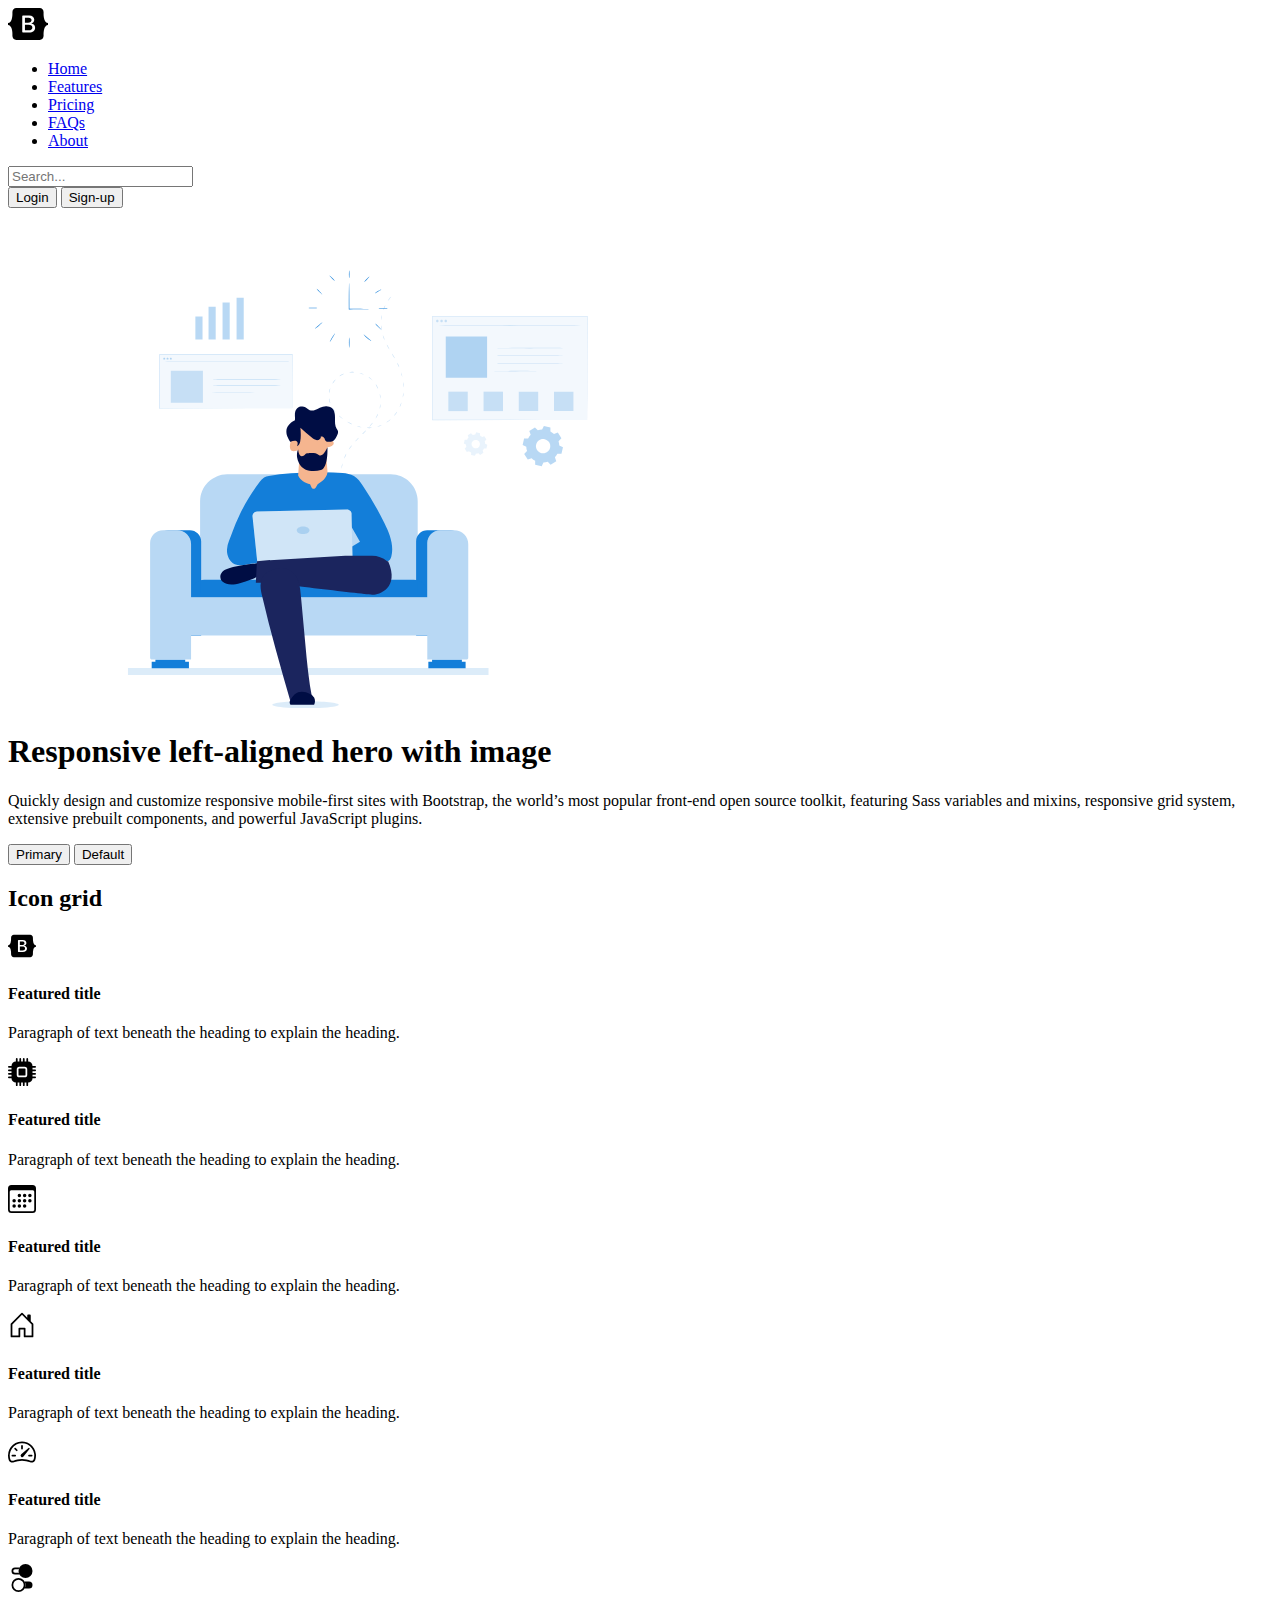
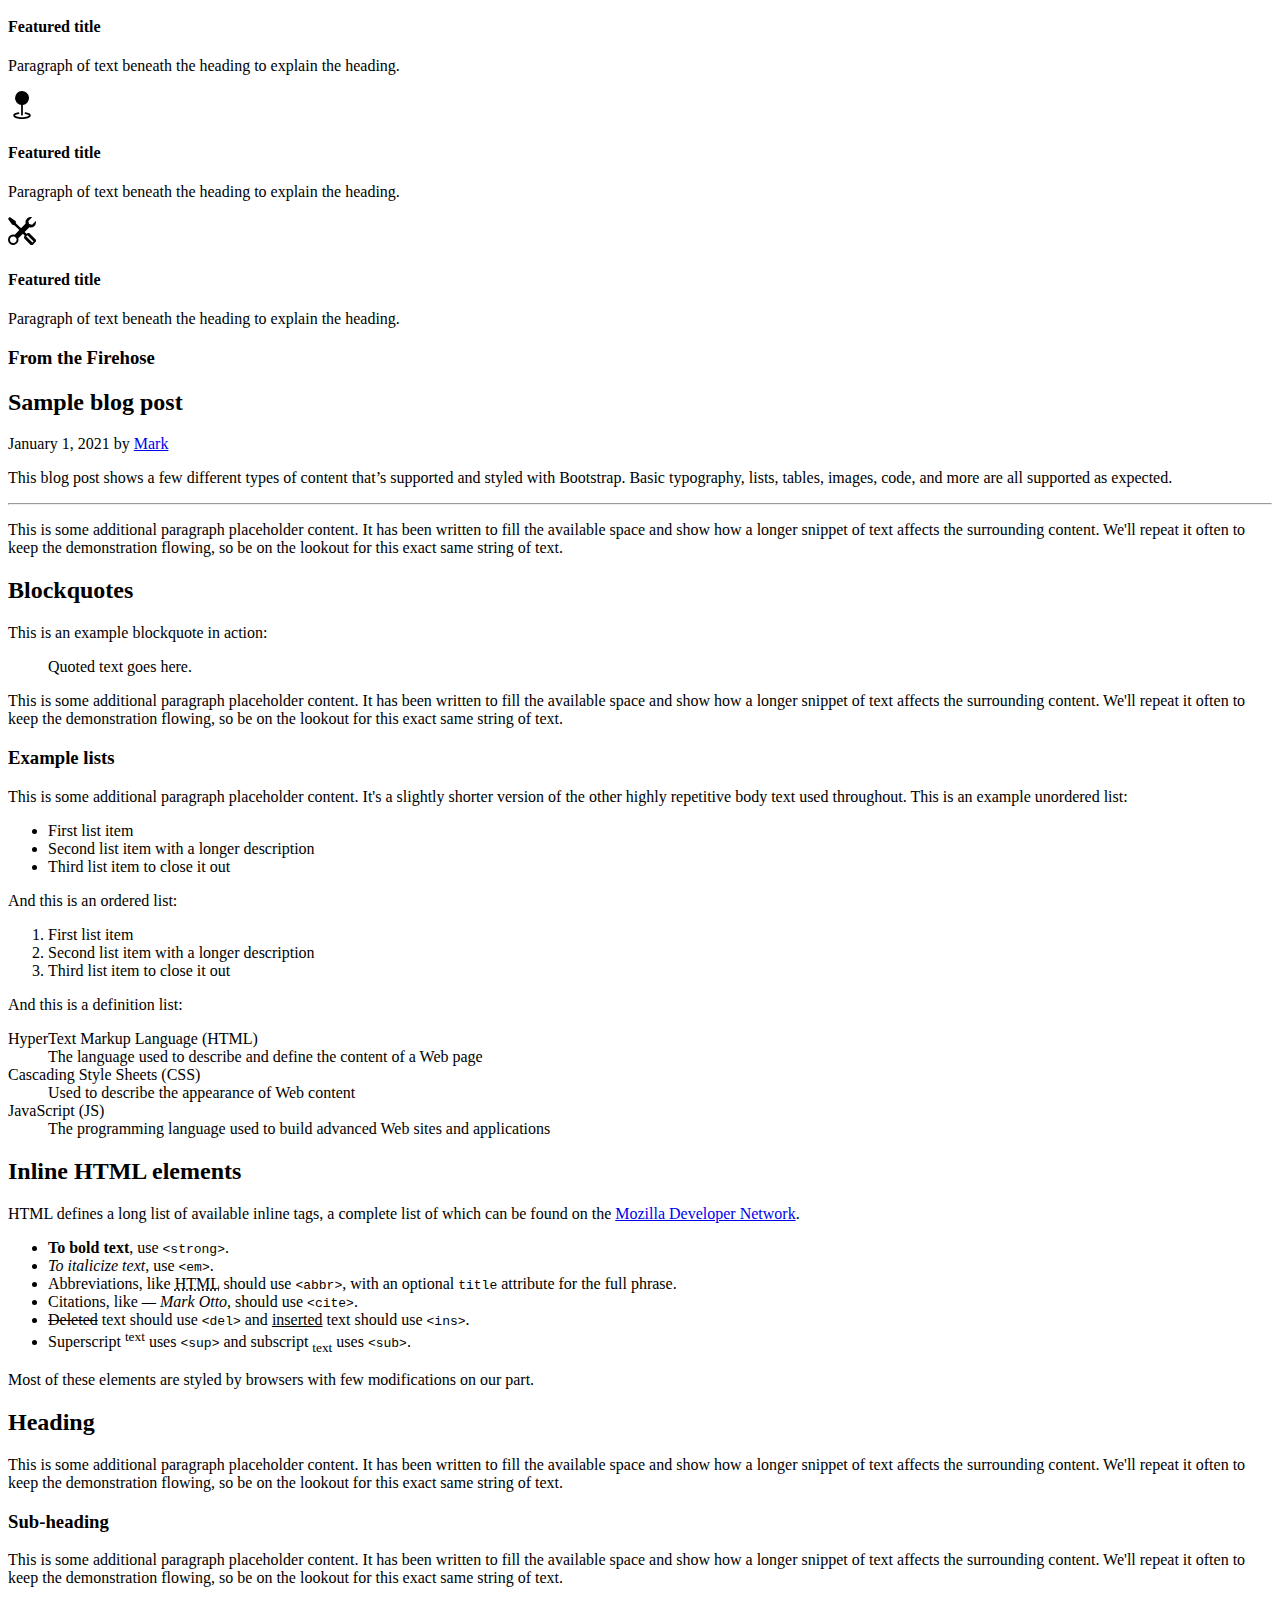
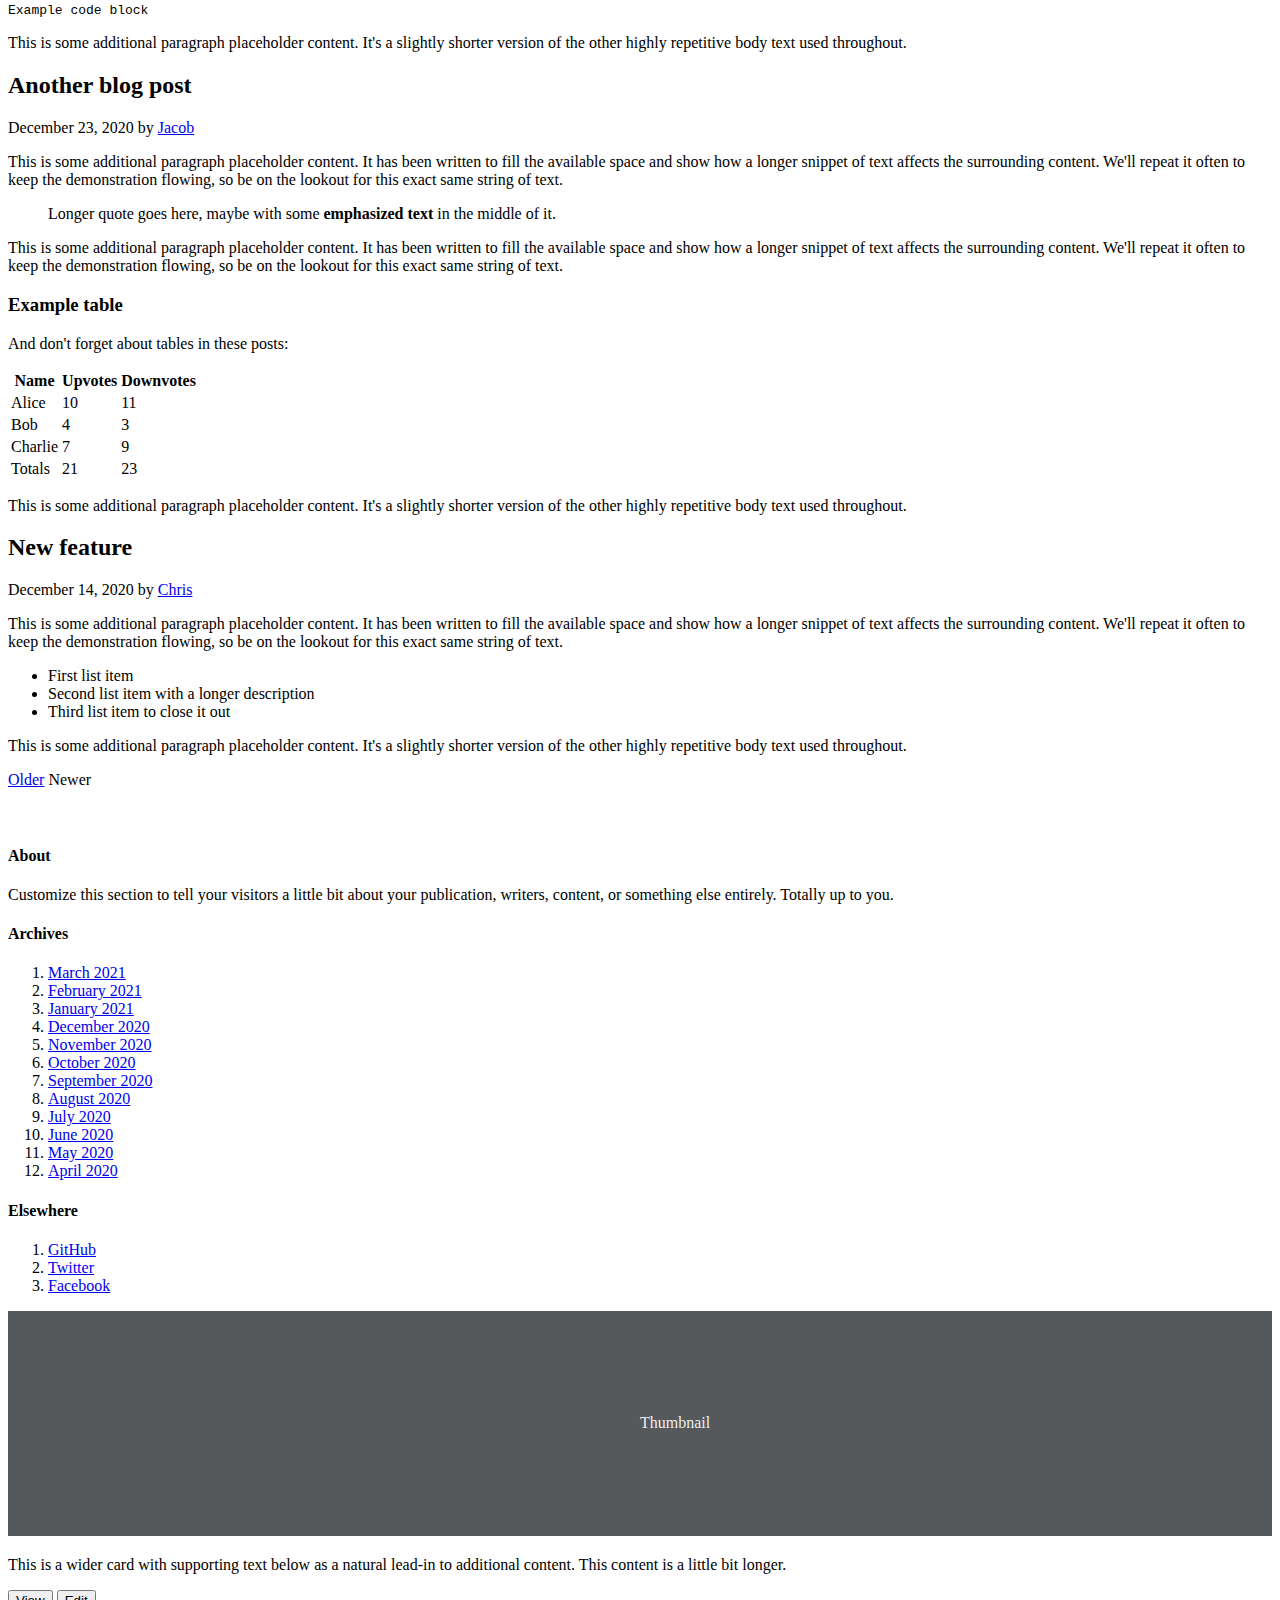
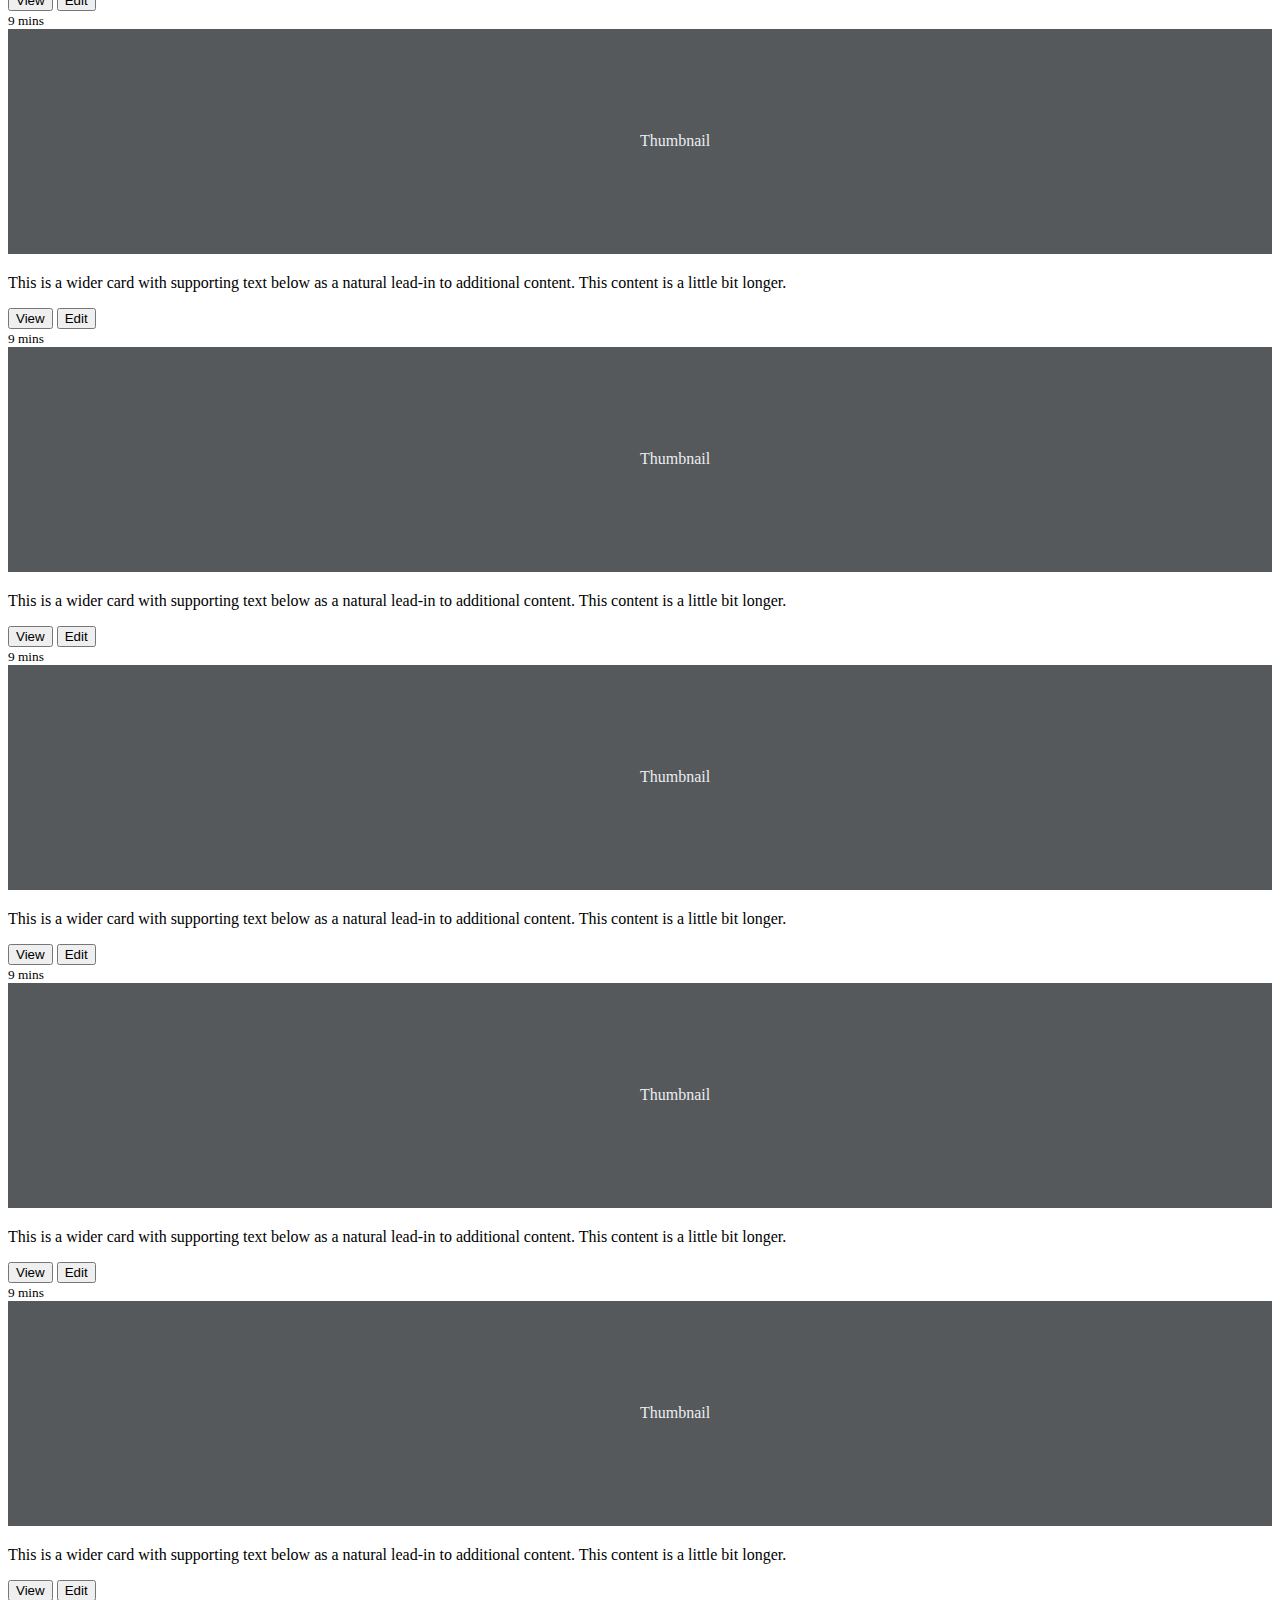
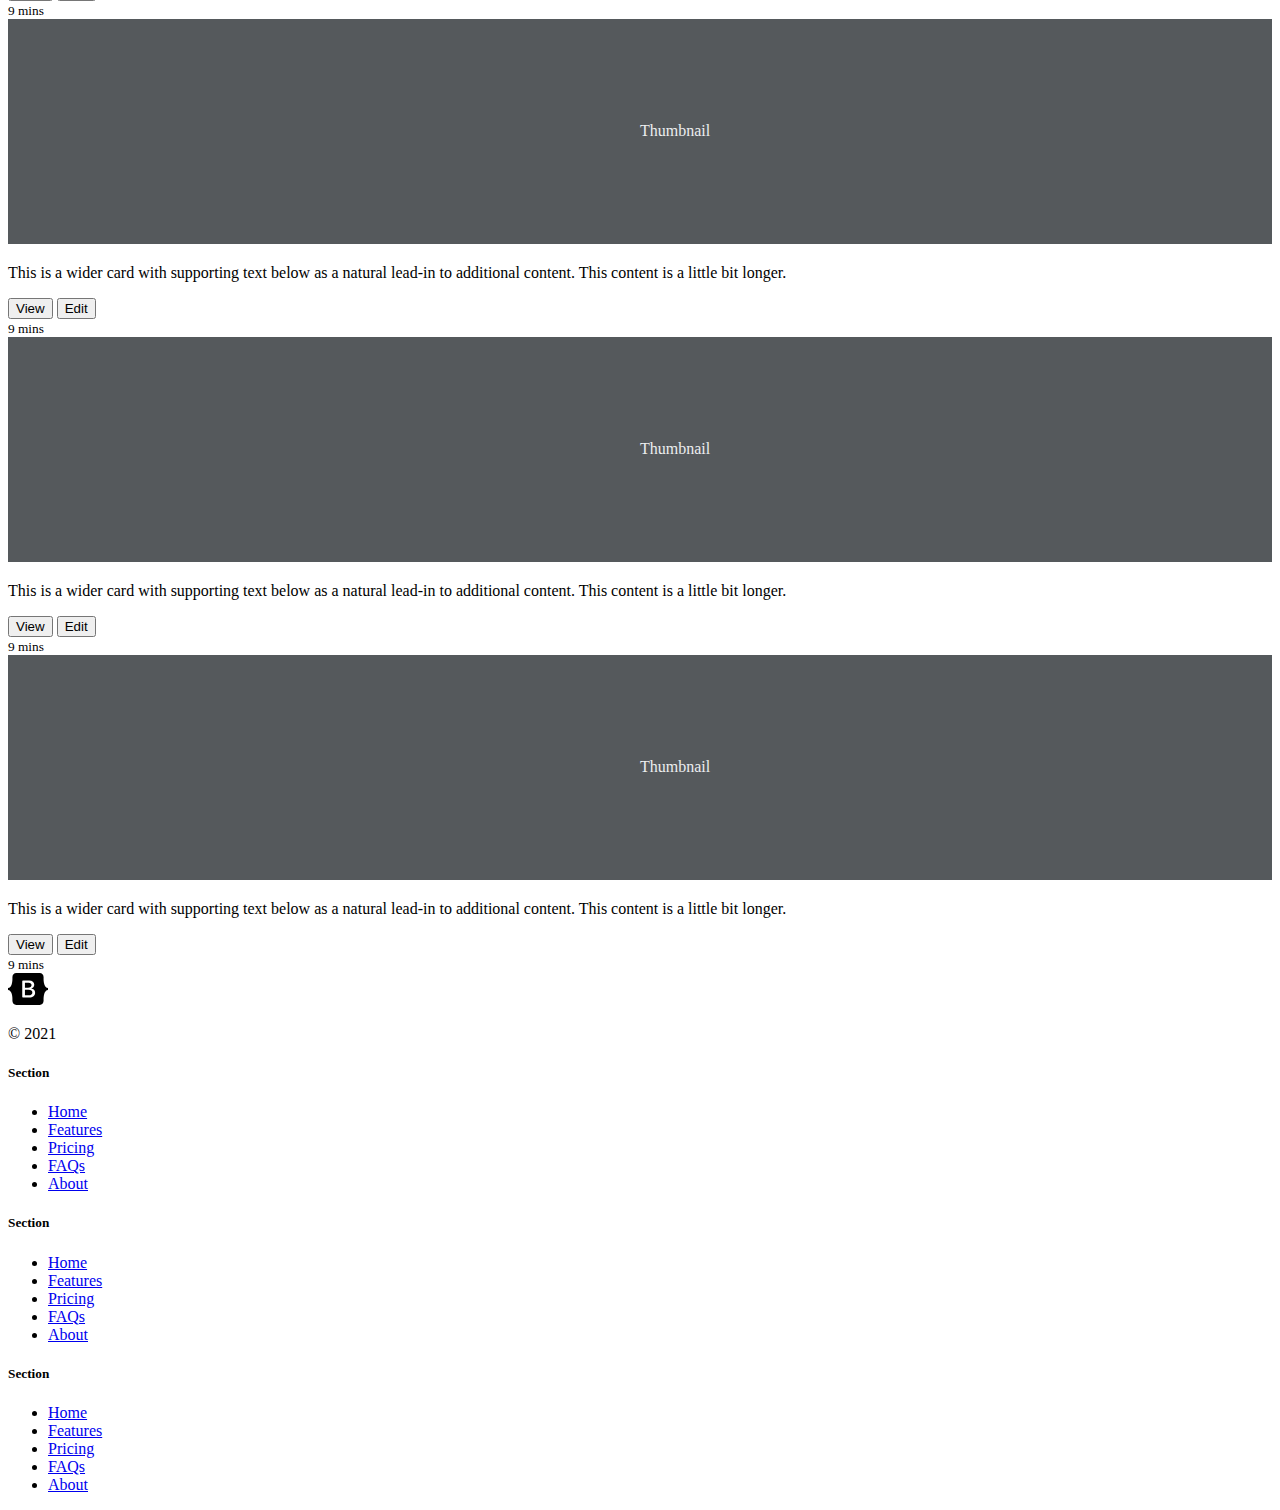
<file: landing-first/index.html>
<!DOCTYPE html>
<html lang="ru">
<head>
    <meta charset="utf-8">
    <meta name="viewport" content="width=device-width, initial-scale=1">
    <meta http-equiv="x-ua-compatible" content="ie=edge">
    <title>Лендинг на последней версии Bootstrap 5</title>
    <meta name="description" content="">
    <link rel="shortcut icon" type="image/x-icon" href="img/favicon.svg">
    <link href="https://cdn.jsdelivr.net/npm/bootstrap@5.1.3/dist/css/bootstrap.min.css" rel="stylesheet" integrity="sha384-1BmE4kWBq78iYhFldvKuhfTAU6auU8tT94WrHftjDbrCEXSU1oBoqyl2QvZ6jIW3" crossorigin="anonymous">
</head>
<body>
<header class="p-3 bg-dark text-white">
    <div class="container">
        <div class="d-flex flex-wrap align-items-center justify-content-center justify-content-lg-start">
            <a href="/" class="d-flex align-items-center mb-2 mb-lg-0 text-white text-decoration-none">
                <svg class="bi me-2" width="40" height="32" role="img" aria-label="Bootstrap"><use xlink:href="#bootstrap"></use></svg>
            </a>

            <ul class="nav col-12 col-lg-auto me-lg-auto mb-2 justify-content-center mb-md-0">
                <li><a href="#" class="nav-link px-2 text-secondary">Home</a></li>
                <li><a href="#" class="nav-link px-2 text-white">Features</a></li>
                <li><a href="#" class="nav-link px-2 text-white">Pricing</a></li>
                <li><a href="#" class="nav-link px-2 text-white">FAQs</a></li>
                <li><a href="#" class="nav-link px-2 text-white">About</a></li>
            </ul>

            <form class="col-12 col-lg-auto mb-3 mb-lg-0 me-lg-3">
                <input type="search" class="form-control form-control-dark" placeholder="Search..." aria-label="Search">
            </form>

            <div class="text-end">
                <button type="button" class="btn btn-outline-light me-2">Login</button>
                <button type="button" class="btn btn-warning">Sign-up</button>
            </div>
        </div>
    </div>
</header>


<div class="container col-xxl-8 px-4">
    <div class="row flex-lg-row-reverse align-items-center g-5">
        <div class="col-10 col-sm-8 col-lg-6">
            <img src="img/hero.svg" class="d-block mx-lg-auto img-fluid" alt="Bootstrap Themes" width="700" height="500" loading="lazy">
        </div>
        <div class="col-lg-6">
            <h1 class="display-5 fw-bold lh-1 mb-3">Responsive left-aligned hero with image</h1>
            <p class="lead">Quickly design and customize responsive mobile-first sites with Bootstrap, the world’s most popular front-end open source toolkit, featuring Sass variables and mixins, responsive grid system, extensive prebuilt components, and powerful JavaScript plugins.</p>
            <div class="d-grid gap-2 d-md-flex justify-content-md-start">
                <button type="button" class="btn btn-primary btn-lg px-4 me-md-2">Primary</button>
                <button type="button" class="btn btn-outline-secondary btn-lg px-4">Default</button>
            </div>
        </div>
    </div>
</div>


<div class="container px-4 py-5" id="icon-grid">
    <h2 class="pb-2 border-bottom">Icon grid</h2>

    <div class="row row-cols-1 row-cols-sm-2 row-cols-md-3 row-cols-lg-4 g-4 py-5">
        <div class="col d-flex align-items-start">
            <svg class="bi text-muted flex-shrink-0 me-3" width="1.75em" height="1.75em"><use xlink:href="#bootstrap"></use></svg>
            <div>
                <h4 class="fw-bold mb-0">Featured title</h4>
                <p>Paragraph of text beneath the heading to explain the heading.</p>
            </div>
        </div>
        <div class="col d-flex align-items-start">
            <svg class="bi text-muted flex-shrink-0 me-3" width="1.75em" height="1.75em"><use xlink:href="#cpu-fill"></use></svg>
            <div>
                <h4 class="fw-bold mb-0">Featured title</h4>
                <p>Paragraph of text beneath the heading to explain the heading.</p>
            </div>
        </div>
        <div class="col d-flex align-items-start">
            <svg class="bi text-muted flex-shrink-0 me-3" width="1.75em" height="1.75em"><use xlink:href="#calendar3"></use></svg>
            <div>
                <h4 class="fw-bold mb-0">Featured title</h4>
                <p>Paragraph of text beneath the heading to explain the heading.</p>
            </div>
        </div>
        <div class="col d-flex align-items-start">
            <svg class="bi text-muted flex-shrink-0 me-3" width="1.75em" height="1.75em"><use xlink:href="#home"></use></svg>
            <div>
                <h4 class="fw-bold mb-0">Featured title</h4>
                <p>Paragraph of text beneath the heading to explain the heading.</p>
            </div>
        </div>
        <div class="col d-flex align-items-start">
            <svg class="bi text-muted flex-shrink-0 me-3" width="1.75em" height="1.75em"><use xlink:href="#speedometer2"></use></svg>
            <div>
                <h4 class="fw-bold mb-0">Featured title</h4>
                <p>Paragraph of text beneath the heading to explain the heading.</p>
            </div>
        </div>
        <div class="col d-flex align-items-start">
            <svg class="bi text-muted flex-shrink-0 me-3" width="1.75em" height="1.75em"><use xlink:href="#toggles2"></use></svg>
            <div>
                <h4 class="fw-bold mb-0">Featured title</h4>
                <p>Paragraph of text beneath the heading to explain the heading.</p>
            </div>
        </div>
        <div class="col d-flex align-items-start">
            <svg class="bi text-muted flex-shrink-0 me-3" width="1.75em" height="1.75em"><use xlink:href="#geo-fill"></use></svg>
            <div>
                <h4 class="fw-bold mb-0">Featured title</h4>
                <p>Paragraph of text beneath the heading to explain the heading.</p>
            </div>
        </div>
        <div class="col d-flex align-items-start">
            <svg class="bi text-muted flex-shrink-0 me-3" width="1.75em" height="1.75em"><use xlink:href="#tools"></use></svg>
            <div>
                <h4 class="fw-bold mb-0">Featured title</h4>
                <p>Paragraph of text beneath the heading to explain the heading.</p>
            </div>
        </div>
    </div>
</div>


<div class="container">
    <div class="row g-5">
        <div class="col-md-8">
            <h3 class="pb-4 mb-4 fst-italic border-bottom">
                From the Firehose
            </h3>

            <article class="blog-post">
                <h2 class="blog-post-title">Sample blog post</h2>
                <p class="blog-post-meta">January 1, 2021 by <a href="#">Mark</a></p>

                <p>This blog post shows a few different types of content that’s supported and styled with Bootstrap. Basic typography, lists, tables, images, code, and more are all supported as expected.</p>
                <hr>
                <p>This is some additional paragraph placeholder content. It has been written to fill the available space and show how a longer snippet of text affects the surrounding content. We'll repeat it often to keep the demonstration flowing, so be on the lookout for this exact same string of text.</p>
                <h2>Blockquotes</h2>
                <p>This is an example blockquote in action:</p>
                <blockquote class="blockquote">
                    <p>Quoted text goes here.</p>
                </blockquote>
                <p>This is some additional paragraph placeholder content. It has been written to fill the available space and show how a longer snippet of text affects the surrounding content. We'll repeat it often to keep the demonstration flowing, so be on the lookout for this exact same string of text.</p>
                <h3>Example lists</h3>
                <p>This is some additional paragraph placeholder content. It's a slightly shorter version of the other highly repetitive body text used throughout. This is an example unordered list:</p>
                <ul>
                    <li>First list item</li>
                    <li>Second list item with a longer description</li>
                    <li>Third list item to close it out</li>
                </ul>
                <p>And this is an ordered list:</p>
                <ol>
                    <li>First list item</li>
                    <li>Second list item with a longer description</li>
                    <li>Third list item to close it out</li>
                </ol>
                <p>And this is a definition list:</p>
                <dl>
                    <dt>HyperText Markup Language (HTML)</dt>
                    <dd>The language used to describe and define the content of a Web page</dd>
                    <dt>Cascading Style Sheets (CSS)</dt>
                    <dd>Used to describe the appearance of Web content</dd>
                    <dt>JavaScript (JS)</dt>
                    <dd>The programming language used to build advanced Web sites and applications</dd>
                </dl>
                <h2>Inline HTML elements</h2>
                <p>HTML defines a long list of available inline tags, a complete list of which can be found on the <a href="https://developer.mozilla.org/en-US/docs/Web/HTML/Element">Mozilla Developer Network</a>.</p>
                <ul>
                    <li><strong>To bold text</strong>, use <code class="language-plaintext highlighter-rouge">&lt;strong&gt;</code>.</li>
                    <li><em>To italicize text</em>, use <code class="language-plaintext highlighter-rouge">&lt;em&gt;</code>.</li>
                    <li>Abbreviations, like <abbr title="HyperText Markup Langage">HTML</abbr> should use <code class="language-plaintext highlighter-rouge">&lt;abbr&gt;</code>, with an optional <code class="language-plaintext highlighter-rouge">title</code> attribute for the full phrase.</li>
                    <li>Citations, like <cite>— Mark Otto</cite>, should use <code class="language-plaintext highlighter-rouge">&lt;cite&gt;</code>.</li>
                    <li><del>Deleted</del> text should use <code class="language-plaintext highlighter-rouge">&lt;del&gt;</code> and <ins>inserted</ins> text should use <code class="language-plaintext highlighter-rouge">&lt;ins&gt;</code>.</li>
                    <li>Superscript <sup>text</sup> uses <code class="language-plaintext highlighter-rouge">&lt;sup&gt;</code> and subscript <sub>text</sub> uses <code class="language-plaintext highlighter-rouge">&lt;sub&gt;</code>.</li>
                </ul>
                <p>Most of these elements are styled by browsers with few modifications on our part.</p>
                <h2>Heading</h2>
                <p>This is some additional paragraph placeholder content. It has been written to fill the available space and show how a longer snippet of text affects the surrounding content. We'll repeat it often to keep the demonstration flowing, so be on the lookout for this exact same string of text.</p>
                <h3>Sub-heading</h3>
                <p>This is some additional paragraph placeholder content. It has been written to fill the available space and show how a longer snippet of text affects the surrounding content. We'll repeat it often to keep the demonstration flowing, so be on the lookout for this exact same string of text.</p>
                <pre><code>Example code block</code></pre>
                <p>This is some additional paragraph placeholder content. It's a slightly shorter version of the other highly repetitive body text used throughout.</p>
            </article>

            <article class="blog-post">
                <h2 class="blog-post-title">Another blog post</h2>
                <p class="blog-post-meta">December 23, 2020 by <a href="#">Jacob</a></p>

                <p>This is some additional paragraph placeholder content. It has been written to fill the available space and show how a longer snippet of text affects the surrounding content. We'll repeat it often to keep the demonstration flowing, so be on the lookout for this exact same string of text.</p>
                <blockquote>
                    <p>Longer quote goes here, maybe with some <strong>emphasized text</strong> in the middle of it.</p>
                </blockquote>
                <p>This is some additional paragraph placeholder content. It has been written to fill the available space and show how a longer snippet of text affects the surrounding content. We'll repeat it often to keep the demonstration flowing, so be on the lookout for this exact same string of text.</p>
                <h3>Example table</h3>
                <p>And don't forget about tables in these posts:</p>
                <table class="table">
                    <thead>
                    <tr>
                        <th>Name</th>
                        <th>Upvotes</th>
                        <th>Downvotes</th>
                    </tr>
                    </thead>
                    <tbody>
                    <tr>
                        <td>Alice</td>
                        <td>10</td>
                        <td>11</td>
                    </tr>
                    <tr>
                        <td>Bob</td>
                        <td>4</td>
                        <td>3</td>
                    </tr>
                    <tr>
                        <td>Charlie</td>
                        <td>7</td>
                        <td>9</td>
                    </tr>
                    </tbody>
                    <tfoot>
                    <tr>
                        <td>Totals</td>
                        <td>21</td>
                        <td>23</td>
                    </tr>
                    </tfoot>
                </table>

                <p>This is some additional paragraph placeholder content. It's a slightly shorter version of the other highly repetitive body text used throughout.</p>
            </article>

            <article class="blog-post">
                <h2 class="blog-post-title">New feature</h2>
                <p class="blog-post-meta">December 14, 2020 by <a href="#">Chris</a></p>

                <p>This is some additional paragraph placeholder content. It has been written to fill the available space and show how a longer snippet of text affects the surrounding content. We'll repeat it often to keep the demonstration flowing, so be on the lookout for this exact same string of text.</p>
                <ul>
                    <li>First list item</li>
                    <li>Second list item with a longer description</li>
                    <li>Third list item to close it out</li>
                </ul>
                <p>This is some additional paragraph placeholder content. It's a slightly shorter version of the other highly repetitive body text used throughout.</p>
            </article>

            <nav class="blog-pagination" aria-label="Pagination">
                <a class="btn btn-outline-primary" href="#">Older</a>
                <a class="btn btn-outline-secondary disabled">Newer</a>
            </nav>

            <br>
            <br>
        </div>

        <div class="col-md-4">
            <div class="position-sticky" style="top: 2rem;">
                <div class="p-4 mb-3 bg-light rounded">
                    <h4 class="fst-italic">About</h4>
                    <p class="mb-0">Customize this section to tell your visitors a little bit about your publication, writers, content, or something else entirely. Totally up to you.</p>
                </div>

                <div class="p-4">
                    <h4 class="fst-italic">Archives</h4>
                    <ol class="list-unstyled mb-0">
                        <li><a href="#">March 2021</a></li>
                        <li><a href="#">February 2021</a></li>
                        <li><a href="#">January 2021</a></li>
                        <li><a href="#">December 2020</a></li>
                        <li><a href="#">November 2020</a></li>
                        <li><a href="#">October 2020</a></li>
                        <li><a href="#">September 2020</a></li>
                        <li><a href="#">August 2020</a></li>
                        <li><a href="#">July 2020</a></li>
                        <li><a href="#">June 2020</a></li>
                        <li><a href="#">May 2020</a></li>
                        <li><a href="#">April 2020</a></li>
                    </ol>
                </div>

                <div class="p-4">
                    <h4 class="fst-italic">Elsewhere</h4>
                    <ol class="list-unstyled">
                        <li><a href="#">GitHub</a></li>
                        <li><a href="#">Twitter</a></li>
                        <li><a href="#">Facebook</a></li>
                    </ol>
                </div>
            </div>
        </div>
    </div>

    <div class="row row-cols-1 row-cols-sm-2 row-cols-md-3 g-3">
        <div class="col">
            <div class="card shadow-sm">
                <svg class="bd-placeholder-img card-img-top" width="100%" height="225" xmlns="http://www.w3.org/2000/svg" role="img" aria-label="Placeholder: Thumbnail" preserveAspectRatio="xMidYMid slice" focusable="false"><title>Placeholder</title><rect width="100%" height="100%" fill="#55595c"></rect><text x="50%" y="50%" fill="#eceeef" dy=".3em">Thumbnail</text></svg>

                <div class="card-body">
                    <p class="card-text">This is a wider card with supporting text below as a natural lead-in to additional content. This content is a little bit longer.</p>
                    <div class="d-flex justify-content-between align-items-center">
                        <div class="btn-group">
                            <button type="button" class="btn btn-sm btn-outline-secondary">View</button>
                            <button type="button" class="btn btn-sm btn-outline-secondary">Edit</button>
                        </div>
                        <small class="text-muted">9 mins</small>
                    </div>
                </div>
            </div>
        </div>
        <div class="col">
            <div class="card shadow-sm">
                <svg class="bd-placeholder-img card-img-top" width="100%" height="225" xmlns="http://www.w3.org/2000/svg" role="img" aria-label="Placeholder: Thumbnail" preserveAspectRatio="xMidYMid slice" focusable="false"><title>Placeholder</title><rect width="100%" height="100%" fill="#55595c"></rect><text x="50%" y="50%" fill="#eceeef" dy=".3em">Thumbnail</text></svg>

                <div class="card-body">
                    <p class="card-text">This is a wider card with supporting text below as a natural lead-in to additional content. This content is a little bit longer.</p>
                    <div class="d-flex justify-content-between align-items-center">
                        <div class="btn-group">
                            <button type="button" class="btn btn-sm btn-outline-secondary">View</button>
                            <button type="button" class="btn btn-sm btn-outline-secondary">Edit</button>
                        </div>
                        <small class="text-muted">9 mins</small>
                    </div>
                </div>
            </div>
        </div>
        <div class="col">
            <div class="card shadow-sm">
                <svg class="bd-placeholder-img card-img-top" width="100%" height="225" xmlns="http://www.w3.org/2000/svg" role="img" aria-label="Placeholder: Thumbnail" preserveAspectRatio="xMidYMid slice" focusable="false"><title>Placeholder</title><rect width="100%" height="100%" fill="#55595c"></rect><text x="50%" y="50%" fill="#eceeef" dy=".3em">Thumbnail</text></svg>

                <div class="card-body">
                    <p class="card-text">This is a wider card with supporting text below as a natural lead-in to additional content. This content is a little bit longer.</p>
                    <div class="d-flex justify-content-between align-items-center">
                        <div class="btn-group">
                            <button type="button" class="btn btn-sm btn-outline-secondary">View</button>
                            <button type="button" class="btn btn-sm btn-outline-secondary">Edit</button>
                        </div>
                        <small class="text-muted">9 mins</small>
                    </div>
                </div>
            </div>
        </div>

        <div class="col">
            <div class="card shadow-sm">
                <svg class="bd-placeholder-img card-img-top" width="100%" height="225" xmlns="http://www.w3.org/2000/svg" role="img" aria-label="Placeholder: Thumbnail" preserveAspectRatio="xMidYMid slice" focusable="false"><title>Placeholder</title><rect width="100%" height="100%" fill="#55595c"></rect><text x="50%" y="50%" fill="#eceeef" dy=".3em">Thumbnail</text></svg>

                <div class="card-body">
                    <p class="card-text">This is a wider card with supporting text below as a natural lead-in to additional content. This content is a little bit longer.</p>
                    <div class="d-flex justify-content-between align-items-center">
                        <div class="btn-group">
                            <button type="button" class="btn btn-sm btn-outline-secondary">View</button>
                            <button type="button" class="btn btn-sm btn-outline-secondary">Edit</button>
                        </div>
                        <small class="text-muted">9 mins</small>
                    </div>
                </div>
            </div>
        </div>
        <div class="col">
            <div class="card shadow-sm">
                <svg class="bd-placeholder-img card-img-top" width="100%" height="225" xmlns="http://www.w3.org/2000/svg" role="img" aria-label="Placeholder: Thumbnail" preserveAspectRatio="xMidYMid slice" focusable="false"><title>Placeholder</title><rect width="100%" height="100%" fill="#55595c"></rect><text x="50%" y="50%" fill="#eceeef" dy=".3em">Thumbnail</text></svg>

                <div class="card-body">
                    <p class="card-text">This is a wider card with supporting text below as a natural lead-in to additional content. This content is a little bit longer.</p>
                    <div class="d-flex justify-content-between align-items-center">
                        <div class="btn-group">
                            <button type="button" class="btn btn-sm btn-outline-secondary">View</button>
                            <button type="button" class="btn btn-sm btn-outline-secondary">Edit</button>
                        </div>
                        <small class="text-muted">9 mins</small>
                    </div>
                </div>
            </div>
        </div>
        <div class="col">
            <div class="card shadow-sm">
                <svg class="bd-placeholder-img card-img-top" width="100%" height="225" xmlns="http://www.w3.org/2000/svg" role="img" aria-label="Placeholder: Thumbnail" preserveAspectRatio="xMidYMid slice" focusable="false"><title>Placeholder</title><rect width="100%" height="100%" fill="#55595c"></rect><text x="50%" y="50%" fill="#eceeef" dy=".3em">Thumbnail</text></svg>

                <div class="card-body">
                    <p class="card-text">This is a wider card with supporting text below as a natural lead-in to additional content. This content is a little bit longer.</p>
                    <div class="d-flex justify-content-between align-items-center">
                        <div class="btn-group">
                            <button type="button" class="btn btn-sm btn-outline-secondary">View</button>
                            <button type="button" class="btn btn-sm btn-outline-secondary">Edit</button>
                        </div>
                        <small class="text-muted">9 mins</small>
                    </div>
                </div>
            </div>
        </div>

        <div class="col">
            <div class="card shadow-sm">
                <svg class="bd-placeholder-img card-img-top" width="100%" height="225" xmlns="http://www.w3.org/2000/svg" role="img" aria-label="Placeholder: Thumbnail" preserveAspectRatio="xMidYMid slice" focusable="false"><title>Placeholder</title><rect width="100%" height="100%" fill="#55595c"></rect><text x="50%" y="50%" fill="#eceeef" dy=".3em">Thumbnail</text></svg>

                <div class="card-body">
                    <p class="card-text">This is a wider card with supporting text below as a natural lead-in to additional content. This content is a little bit longer.</p>
                    <div class="d-flex justify-content-between align-items-center">
                        <div class="btn-group">
                            <button type="button" class="btn btn-sm btn-outline-secondary">View</button>
                            <button type="button" class="btn btn-sm btn-outline-secondary">Edit</button>
                        </div>
                        <small class="text-muted">9 mins</small>
                    </div>
                </div>
            </div>
        </div>
        <div class="col">
            <div class="card shadow-sm">
                <svg class="bd-placeholder-img card-img-top" width="100%" height="225" xmlns="http://www.w3.org/2000/svg" role="img" aria-label="Placeholder: Thumbnail" preserveAspectRatio="xMidYMid slice" focusable="false"><title>Placeholder</title><rect width="100%" height="100%" fill="#55595c"></rect><text x="50%" y="50%" fill="#eceeef" dy=".3em">Thumbnail</text></svg>

                <div class="card-body">
                    <p class="card-text">This is a wider card with supporting text below as a natural lead-in to additional content. This content is a little bit longer.</p>
                    <div class="d-flex justify-content-between align-items-center">
                        <div class="btn-group">
                            <button type="button" class="btn btn-sm btn-outline-secondary">View</button>
                            <button type="button" class="btn btn-sm btn-outline-secondary">Edit</button>
                        </div>
                        <small class="text-muted">9 mins</small>
                    </div>
                </div>
            </div>
        </div>
        <div class="col">
            <div class="card shadow-sm">
                <svg class="bd-placeholder-img card-img-top" width="100%" height="225" xmlns="http://www.w3.org/2000/svg" role="img" aria-label="Placeholder: Thumbnail" preserveAspectRatio="xMidYMid slice" focusable="false"><title>Placeholder</title><rect width="100%" height="100%" fill="#55595c"></rect><text x="50%" y="50%" fill="#eceeef" dy=".3em">Thumbnail</text></svg>

                <div class="card-body">
                    <p class="card-text">This is a wider card with supporting text below as a natural lead-in to additional content. This content is a little bit longer.</p>
                    <div class="d-flex justify-content-between align-items-center">
                        <div class="btn-group">
                            <button type="button" class="btn btn-sm btn-outline-secondary">View</button>
                            <button type="button" class="btn btn-sm btn-outline-secondary">Edit</button>
                        </div>
                        <small class="text-muted">9 mins</small>
                    </div>
                </div>
            </div>
        </div>
    </div>

    <footer class="row row-cols-5 py-5 my-5 border-top">
        <div class="col">
            <a href="/" class="d-flex align-items-center mb-3 link-dark text-decoration-none">
                <svg class="bi me-2" width="40" height="32"><use xlink:href="#bootstrap"></use></svg>
            </a>
            <p class="text-muted">© 2021</p>
        </div>

        <div class="col">

        </div>

        <div class="col">
            <h5>Section</h5>
            <ul class="nav flex-column">
                <li class="nav-item mb-2"><a href="#" class="nav-link p-0 text-muted">Home</a></li>
                <li class="nav-item mb-2"><a href="#" class="nav-link p-0 text-muted">Features</a></li>
                <li class="nav-item mb-2"><a href="#" class="nav-link p-0 text-muted">Pricing</a></li>
                <li class="nav-item mb-2"><a href="#" class="nav-link p-0 text-muted">FAQs</a></li>
                <li class="nav-item mb-2"><a href="#" class="nav-link p-0 text-muted">About</a></li>
            </ul>
        </div>

        <div class="col">
            <h5>Section</h5>
            <ul class="nav flex-column">
                <li class="nav-item mb-2"><a href="#" class="nav-link p-0 text-muted">Home</a></li>
                <li class="nav-item mb-2"><a href="#" class="nav-link p-0 text-muted">Features</a></li>
                <li class="nav-item mb-2"><a href="#" class="nav-link p-0 text-muted">Pricing</a></li>
                <li class="nav-item mb-2"><a href="#" class="nav-link p-0 text-muted">FAQs</a></li>
                <li class="nav-item mb-2"><a href="#" class="nav-link p-0 text-muted">About</a></li>
            </ul>
        </div>

        <div class="col">
            <h5>Section</h5>
            <ul class="nav flex-column">
                <li class="nav-item mb-2"><a href="#" class="nav-link p-0 text-muted">Home</a></li>
                <li class="nav-item mb-2"><a href="#" class="nav-link p-0 text-muted">Features</a></li>
                <li class="nav-item mb-2"><a href="#" class="nav-link p-0 text-muted">Pricing</a></li>
                <li class="nav-item mb-2"><a href="#" class="nav-link p-0 text-muted">FAQs</a></li>
                <li class="nav-item mb-2"><a href="#" class="nav-link p-0 text-muted">About</a></li>
            </ul>
        </div>
    </footer>
</div>












<svg xmlns="http://www.w3.org/2000/svg" style="display: none;">
    <symbol id="bootstrap" viewBox="0 0 118 94">
        <title>Bootstrap</title>
        <path fill-rule="evenodd" clip-rule="evenodd" d="M24.509 0c-6.733 0-11.715 5.893-11.492 12.284.214 6.14-.064 14.092-2.066 20.577C8.943 39.365 5.547 43.485 0 44.014v5.972c5.547.529 8.943 4.649 10.951 11.153 2.002 6.485 2.28 14.437 2.066 20.577C12.794 88.106 17.776 94 24.51 94H93.5c6.733 0 11.714-5.893 11.491-12.284-.214-6.14.064-14.092 2.066-20.577 2.009-6.504 5.396-10.624 10.943-11.153v-5.972c-5.547-.529-8.934-4.649-10.943-11.153-2.002-6.484-2.28-14.437-2.066-20.577C105.214 5.894 100.233 0 93.5 0H24.508zM80 57.863C80 66.663 73.436 72 62.543 72H44a2 2 0 01-2-2V24a2 2 0 012-2h18.437c9.083 0 15.044 4.92 15.044 12.474 0 5.302-4.01 10.049-9.119 10.88v.277C75.317 46.394 80 51.21 80 57.863zM60.521 28.34H49.948v14.934h8.905c6.884 0 10.68-2.772 10.68-7.727 0-4.643-3.264-7.207-9.012-7.207zM49.948 49.2v16.458H60.91c7.167 0 10.964-2.876 10.964-8.281 0-5.406-3.903-8.178-11.425-8.178H49.948z"></path>
    </symbol>
    <symbol id="home" viewBox="0 0 16 16">
        <path d="M8.354 1.146a.5.5 0 0 0-.708 0l-6 6A.5.5 0 0 0 1.5 7.5v7a.5.5 0 0 0 .5.5h4.5a.5.5 0 0 0 .5-.5v-4h2v4a.5.5 0 0 0 .5.5H14a.5.5 0 0 0 .5-.5v-7a.5.5 0 0 0-.146-.354L13 5.793V2.5a.5.5 0 0 0-.5-.5h-1a.5.5 0 0 0-.5.5v1.293L8.354 1.146zM2.5 14V7.707l5.5-5.5 5.5 5.5V14H10v-4a.5.5 0 0 0-.5-.5h-3a.5.5 0 0 0-.5.5v4H2.5z"/>
    </symbol>
    <symbol id="speedometer2" viewBox="0 0 16 16">
        <path d="M8 4a.5.5 0 0 1 .5.5V6a.5.5 0 0 1-1 0V4.5A.5.5 0 0 1 8 4zM3.732 5.732a.5.5 0 0 1 .707 0l.915.914a.5.5 0 1 1-.708.708l-.914-.915a.5.5 0 0 1 0-.707zM2 10a.5.5 0 0 1 .5-.5h1.586a.5.5 0 0 1 0 1H2.5A.5.5 0 0 1 2 10zm9.5 0a.5.5 0 0 1 .5-.5h1.5a.5.5 0 0 1 0 1H12a.5.5 0 0 1-.5-.5zm.754-4.246a.389.389 0 0 0-.527-.02L7.547 9.31a.91.91 0 1 0 1.302 1.258l3.434-4.297a.389.389 0 0 0-.029-.518z"/>
        <path fill-rule="evenodd" d="M0 10a8 8 0 1 1 15.547 2.661c-.442 1.253-1.845 1.602-2.932 1.25C11.309 13.488 9.475 13 8 13c-1.474 0-3.31.488-4.615.911-1.087.352-2.49.003-2.932-1.25A7.988 7.988 0 0 1 0 10zm8-7a7 7 0 0 0-6.603 9.329c.203.575.923.876 1.68.63C4.397 12.533 6.358 12 8 12s3.604.532 4.923.96c.757.245 1.477-.056 1.68-.631A7 7 0 0 0 8 3z"/>
    </symbol>
    <symbol id="table" viewBox="0 0 16 16">
        <path d="M0 2a2 2 0 0 1 2-2h12a2 2 0 0 1 2 2v12a2 2 0 0 1-2 2H2a2 2 0 0 1-2-2V2zm15 2h-4v3h4V4zm0 4h-4v3h4V8zm0 4h-4v3h3a1 1 0 0 0 1-1v-2zm-5 3v-3H6v3h4zm-5 0v-3H1v2a1 1 0 0 0 1 1h3zm-4-4h4V8H1v3zm0-4h4V4H1v3zm5-3v3h4V4H6zm4 4H6v3h4V8z"/>
    </symbol>
    <symbol id="people-circle" viewBox="0 0 16 16">
        <path d="M11 6a3 3 0 1 1-6 0 3 3 0 0 1 6 0z"/>
        <path fill-rule="evenodd" d="M0 8a8 8 0 1 1 16 0A8 8 0 0 1 0 8zm8-7a7 7 0 0 0-5.468 11.37C3.242 11.226 4.805 10 8 10s4.757 1.225 5.468 2.37A7 7 0 0 0 8 1z"/>
    </symbol>
    <symbol id="grid" viewBox="0 0 16 16">
        <path d="M1 2.5A1.5 1.5 0 0 1 2.5 1h3A1.5 1.5 0 0 1 7 2.5v3A1.5 1.5 0 0 1 5.5 7h-3A1.5 1.5 0 0 1 1 5.5v-3zM2.5 2a.5.5 0 0 0-.5.5v3a.5.5 0 0 0 .5.5h3a.5.5 0 0 0 .5-.5v-3a.5.5 0 0 0-.5-.5h-3zm6.5.5A1.5 1.5 0 0 1 10.5 1h3A1.5 1.5 0 0 1 15 2.5v3A1.5 1.5 0 0 1 13.5 7h-3A1.5 1.5 0 0 1 9 5.5v-3zm1.5-.5a.5.5 0 0 0-.5.5v3a.5.5 0 0 0 .5.5h3a.5.5 0 0 0 .5-.5v-3a.5.5 0 0 0-.5-.5h-3zM1 10.5A1.5 1.5 0 0 1 2.5 9h3A1.5 1.5 0 0 1 7 10.5v3A1.5 1.5 0 0 1 5.5 15h-3A1.5 1.5 0 0 1 1 13.5v-3zm1.5-.5a.5.5 0 0 0-.5.5v3a.5.5 0 0 0 .5.5h3a.5.5 0 0 0 .5-.5v-3a.5.5 0 0 0-.5-.5h-3zm6.5.5A1.5 1.5 0 0 1 10.5 9h3a1.5 1.5 0 0 1 1.5 1.5v3a1.5 1.5 0 0 1-1.5 1.5h-3A1.5 1.5 0 0 1 9 13.5v-3zm1.5-.5a.5.5 0 0 0-.5.5v3a.5.5 0 0 0 .5.5h3a.5.5 0 0 0 .5-.5v-3a.5.5 0 0 0-.5-.5h-3z"/>
    </symbol>
    <symbol id="collection" viewBox="0 0 16 16">
        <path d="M2.5 3.5a.5.5 0 0 1 0-1h11a.5.5 0 0 1 0 1h-11zm2-2a.5.5 0 0 1 0-1h7a.5.5 0 0 1 0 1h-7zM0 13a1.5 1.5 0 0 0 1.5 1.5h13A1.5 1.5 0 0 0 16 13V6a1.5 1.5 0 0 0-1.5-1.5h-13A1.5 1.5 0 0 0 0 6v7zm1.5.5A.5.5 0 0 1 1 13V6a.5.5 0 0 1 .5-.5h13a.5.5 0 0 1 .5.5v7a.5.5 0 0 1-.5.5h-13z"/>
    </symbol>
    <symbol id="calendar3" viewBox="0 0 16 16">
        <path d="M14 0H2a2 2 0 0 0-2 2v12a2 2 0 0 0 2 2h12a2 2 0 0 0 2-2V2a2 2 0 0 0-2-2zM1 3.857C1 3.384 1.448 3 2 3h12c.552 0 1 .384 1 .857v10.286c0 .473-.448.857-1 .857H2c-.552 0-1-.384-1-.857V3.857z"/>
        <path d="M6.5 7a1 1 0 1 0 0-2 1 1 0 0 0 0 2zm3 0a1 1 0 1 0 0-2 1 1 0 0 0 0 2zm3 0a1 1 0 1 0 0-2 1 1 0 0 0 0 2zm-9 3a1 1 0 1 0 0-2 1 1 0 0 0 0 2zm3 0a1 1 0 1 0 0-2 1 1 0 0 0 0 2zm3 0a1 1 0 1 0 0-2 1 1 0 0 0 0 2zm3 0a1 1 0 1 0 0-2 1 1 0 0 0 0 2zm-9 3a1 1 0 1 0 0-2 1 1 0 0 0 0 2zm3 0a1 1 0 1 0 0-2 1 1 0 0 0 0 2zm3 0a1 1 0 1 0 0-2 1 1 0 0 0 0 2z"/>
    </symbol>
    <symbol id="chat-quote-fill" viewBox="0 0 16 16">
        <path d="M16 8c0 3.866-3.582 7-8 7a9.06 9.06 0 0 1-2.347-.306c-.584.296-1.925.864-4.181 1.234-.2.032-.352-.176-.273-.362.354-.836.674-1.95.77-2.966C.744 11.37 0 9.76 0 8c0-3.866 3.582-7 8-7s8 3.134 8 7zM7.194 6.766a1.688 1.688 0 0 0-.227-.272 1.467 1.467 0 0 0-.469-.324l-.008-.004A1.785 1.785 0 0 0 5.734 6C4.776 6 4 6.746 4 7.667c0 .92.776 1.666 1.734 1.666.343 0 .662-.095.931-.26-.137.389-.39.804-.81 1.22a.405.405 0 0 0 .011.59c.173.16.447.155.614-.01 1.334-1.329 1.37-2.758.941-3.706a2.461 2.461 0 0 0-.227-.4zM11 9.073c-.136.389-.39.804-.81 1.22a.405.405 0 0 0 .012.59c.172.16.446.155.613-.01 1.334-1.329 1.37-2.758.942-3.706a2.466 2.466 0 0 0-.228-.4 1.686 1.686 0 0 0-.227-.273 1.466 1.466 0 0 0-.469-.324l-.008-.004A1.785 1.785 0 0 0 10.07 6c-.957 0-1.734.746-1.734 1.667 0 .92.777 1.666 1.734 1.666.343 0 .662-.095.931-.26z"/>
    </symbol>
    <symbol id="cpu-fill" viewBox="0 0 16 16">
        <path d="M6.5 6a.5.5 0 0 0-.5.5v3a.5.5 0 0 0 .5.5h3a.5.5 0 0 0 .5-.5v-3a.5.5 0 0 0-.5-.5h-3z"/>
        <path d="M5.5.5a.5.5 0 0 0-1 0V2A2.5 2.5 0 0 0 2 4.5H.5a.5.5 0 0 0 0 1H2v1H.5a.5.5 0 0 0 0 1H2v1H.5a.5.5 0 0 0 0 1H2v1H.5a.5.5 0 0 0 0 1H2A2.5 2.5 0 0 0 4.5 14v1.5a.5.5 0 0 0 1 0V14h1v1.5a.5.5 0 0 0 1 0V14h1v1.5a.5.5 0 0 0 1 0V14h1v1.5a.5.5 0 0 0 1 0V14a2.5 2.5 0 0 0 2.5-2.5h1.5a.5.5 0 0 0 0-1H14v-1h1.5a.5.5 0 0 0 0-1H14v-1h1.5a.5.5 0 0 0 0-1H14v-1h1.5a.5.5 0 0 0 0-1H14A2.5 2.5 0 0 0 11.5 2V.5a.5.5 0 0 0-1 0V2h-1V.5a.5.5 0 0 0-1 0V2h-1V.5a.5.5 0 0 0-1 0V2h-1V.5zm1 4.5h3A1.5 1.5 0 0 1 11 6.5v3A1.5 1.5 0 0 1 9.5 11h-3A1.5 1.5 0 0 1 5 9.5v-3A1.5 1.5 0 0 1 6.5 5z"/>
    </symbol>
    <symbol id="gear-fill" viewBox="0 0 16 16">
        <path d="M9.405 1.05c-.413-1.4-2.397-1.4-2.81 0l-.1.34a1.464 1.464 0 0 1-2.105.872l-.31-.17c-1.283-.698-2.686.705-1.987 1.987l.169.311c.446.82.023 1.841-.872 2.105l-.34.1c-1.4.413-1.4 2.397 0 2.81l.34.1a1.464 1.464 0 0 1 .872 2.105l-.17.31c-.698 1.283.705 2.686 1.987 1.987l.311-.169a1.464 1.464 0 0 1 2.105.872l.1.34c.413 1.4 2.397 1.4 2.81 0l.1-.34a1.464 1.464 0 0 1 2.105-.872l.31.17c1.283.698 2.686-.705 1.987-1.987l-.169-.311a1.464 1.464 0 0 1 .872-2.105l.34-.1c1.4-.413 1.4-2.397 0-2.81l-.34-.1a1.464 1.464 0 0 1-.872-2.105l.17-.31c.698-1.283-.705-2.686-1.987-1.987l-.311.169a1.464 1.464 0 0 1-2.105-.872l-.1-.34zM8 10.93a2.929 2.929 0 1 1 0-5.86 2.929 2.929 0 0 1 0 5.858z"/>
    </symbol>
    <symbol id="speedometer" viewBox="0 0 16 16">
        <path d="M8 2a.5.5 0 0 1 .5.5V4a.5.5 0 0 1-1 0V2.5A.5.5 0 0 1 8 2zM3.732 3.732a.5.5 0 0 1 .707 0l.915.914a.5.5 0 1 1-.708.708l-.914-.915a.5.5 0 0 1 0-.707zM2 8a.5.5 0 0 1 .5-.5h1.586a.5.5 0 0 1 0 1H2.5A.5.5 0 0 1 2 8zm9.5 0a.5.5 0 0 1 .5-.5h1.5a.5.5 0 0 1 0 1H12a.5.5 0 0 1-.5-.5zm.754-4.246a.389.389 0 0 0-.527-.02L7.547 7.31A.91.91 0 1 0 8.85 8.569l3.434-4.297a.389.389 0 0 0-.029-.518z"/>
        <path fill-rule="evenodd" d="M6.664 15.889A8 8 0 1 1 9.336.11a8 8 0 0 1-2.672 15.78zm-4.665-4.283A11.945 11.945 0 0 1 8 10c2.186 0 4.236.585 6.001 1.606a7 7 0 1 0-12.002 0z"/>
    </symbol>
    <symbol id="toggles2" viewBox="0 0 16 16">
        <path d="M9.465 10H12a2 2 0 1 1 0 4H9.465c.34-.588.535-1.271.535-2 0-.729-.195-1.412-.535-2z"/>
        <path d="M6 15a3 3 0 1 0 0-6 3 3 0 0 0 0 6zm0 1a4 4 0 1 1 0-8 4 4 0 0 1 0 8zm.535-10a3.975 3.975 0 0 1-.409-1H4a1 1 0 0 1 0-2h2.126c.091-.355.23-.69.41-1H4a2 2 0 1 0 0 4h2.535z"/>
        <path d="M14 4a4 4 0 1 1-8 0 4 4 0 0 1 8 0z"/>
    </symbol>
    <symbol id="tools" viewBox="0 0 16 16">
        <path d="M1 0L0 1l2.2 3.081a1 1 0 0 0 .815.419h.07a1 1 0 0 1 .708.293l2.675 2.675-2.617 2.654A3.003 3.003 0 0 0 0 13a3 3 0 1 0 5.878-.851l2.654-2.617.968.968-.305.914a1 1 0 0 0 .242 1.023l3.356 3.356a1 1 0 0 0 1.414 0l1.586-1.586a1 1 0 0 0 0-1.414l-3.356-3.356a1 1 0 0 0-1.023-.242L10.5 9.5l-.96-.96 2.68-2.643A3.005 3.005 0 0 0 16 3c0-.269-.035-.53-.102-.777l-2.14 2.141L12 4l-.364-1.757L13.777.102a3 3 0 0 0-3.675 3.68L7.462 6.46 4.793 3.793a1 1 0 0 1-.293-.707v-.071a1 1 0 0 0-.419-.814L1 0zm9.646 10.646a.5.5 0 0 1 .708 0l3 3a.5.5 0 0 1-.708.708l-3-3a.5.5 0 0 1 0-.708zM3 11l.471.242.529.026.287.445.445.287.026.529L5 13l-.242.471-.026.529-.445.287-.287.445-.529.026L3 15l-.471-.242L2 14.732l-.287-.445L1.268 14l-.026-.529L1 13l.242-.471.026-.529.445-.287.287-.445.529-.026L3 11z"/>
    </symbol>
    <symbol id="chevron-right" viewBox="0 0 16 16">
        <path fill-rule="evenodd" d="M4.646 1.646a.5.5 0 0 1 .708 0l6 6a.5.5 0 0 1 0 .708l-6 6a.5.5 0 0 1-.708-.708L10.293 8 4.646 2.354a.5.5 0 0 1 0-.708z"/>
    </symbol>
    <symbol id="geo-fill" viewBox="0 0 16 16">
        <path fill-rule="evenodd" d="M4 4a4 4 0 1 1 4.5 3.969V13.5a.5.5 0 0 1-1 0V7.97A4 4 0 0 1 4 3.999zm2.493 8.574a.5.5 0 0 1-.411.575c-.712.118-1.28.295-1.655.493a1.319 1.319 0 0 0-.37.265.301.301 0 0 0-.057.09V14l.002.008a.147.147 0 0 0 .016.033.617.617 0 0 0 .145.15c.165.13.435.27.813.395.751.25 1.82.414 3.024.414s2.273-.163 3.024-.414c.378-.126.648-.265.813-.395a.619.619 0 0 0 .146-.15.148.148 0 0 0 .015-.033L12 14v-.004a.301.301 0 0 0-.057-.09 1.318 1.318 0 0 0-.37-.264c-.376-.198-.943-.375-1.655-.493a.5.5 0 1 1 .164-.986c.77.127 1.452.328 1.957.594C12.5 13 13 13.4 13 14c0 .426-.26.752-.544.977-.29.228-.68.413-1.116.558-.878.293-2.059.465-3.34.465-1.281 0-2.462-.172-3.34-.465-.436-.145-.826-.33-1.116-.558C3.26 14.752 3 14.426 3 14c0-.599.5-1 .961-1.243.505-.266 1.187-.467 1.957-.594a.5.5 0 0 1 .575.411z"/>
    </symbol>
</svg>

<script src="https://cdn.jsdelivr.net/npm/bootstrap@5.1.3/dist/js/bootstrap.bundle.min.js" integrity="sha384-ka7Sk0Gln4gmtz2MlQnikT1wXgYsOg+OMhuP+IlRH9sENBO0LRn5q+8nbTov4+1p" crossorigin="anonymous"></script>
</body>
</html>
</file>
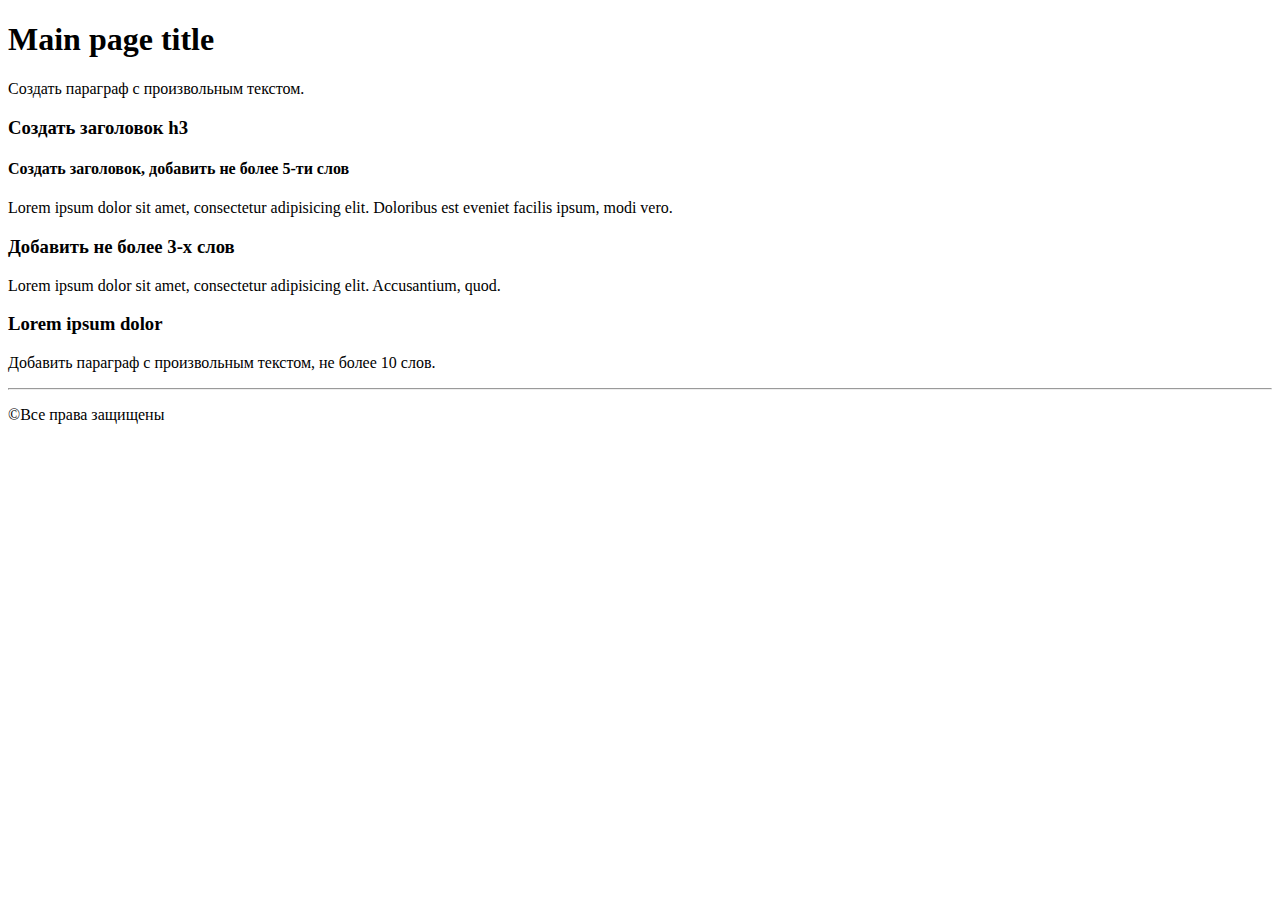
<file: lession-001/index.html>
<!DOCTYPE html>
<html lang="ru">
<head>
    <meta charset="UTF-8">
    <meta http-equiv="X-UA-Compatible" content="IE=edge">
    <meta name="viewport" content="width=device-width, initial-scale=1">
    <title>My first title</title>
</head>
<body>
<h1>Main page title</h1>

<p>
    Создать параграф с произвольным текстом.
</p>

<h3>Создать заголовок h3</h3>

<h4>Создать заголовок, добавить не более 5-ти слов</h4>

<p>
    Lorem ipsum dolor sit amet, consectetur adipisicing elit. Doloribus est eveniet facilis ipsum, modi vero.
</p>

<h3>Добавить не более 3-х слов</h3>

<p>
    Lorem ipsum dolor sit amet, consectetur adipisicing elit. Accusantium, quod.
</p>

<h3>Lorem ipsum dolor</h3>

<p>
    Добавить параграф с произвольным текстом, не более 10 слов.
</p>

<hr>

<p>
    ©Все права защищены
</p>
</body>
</html>
</file>
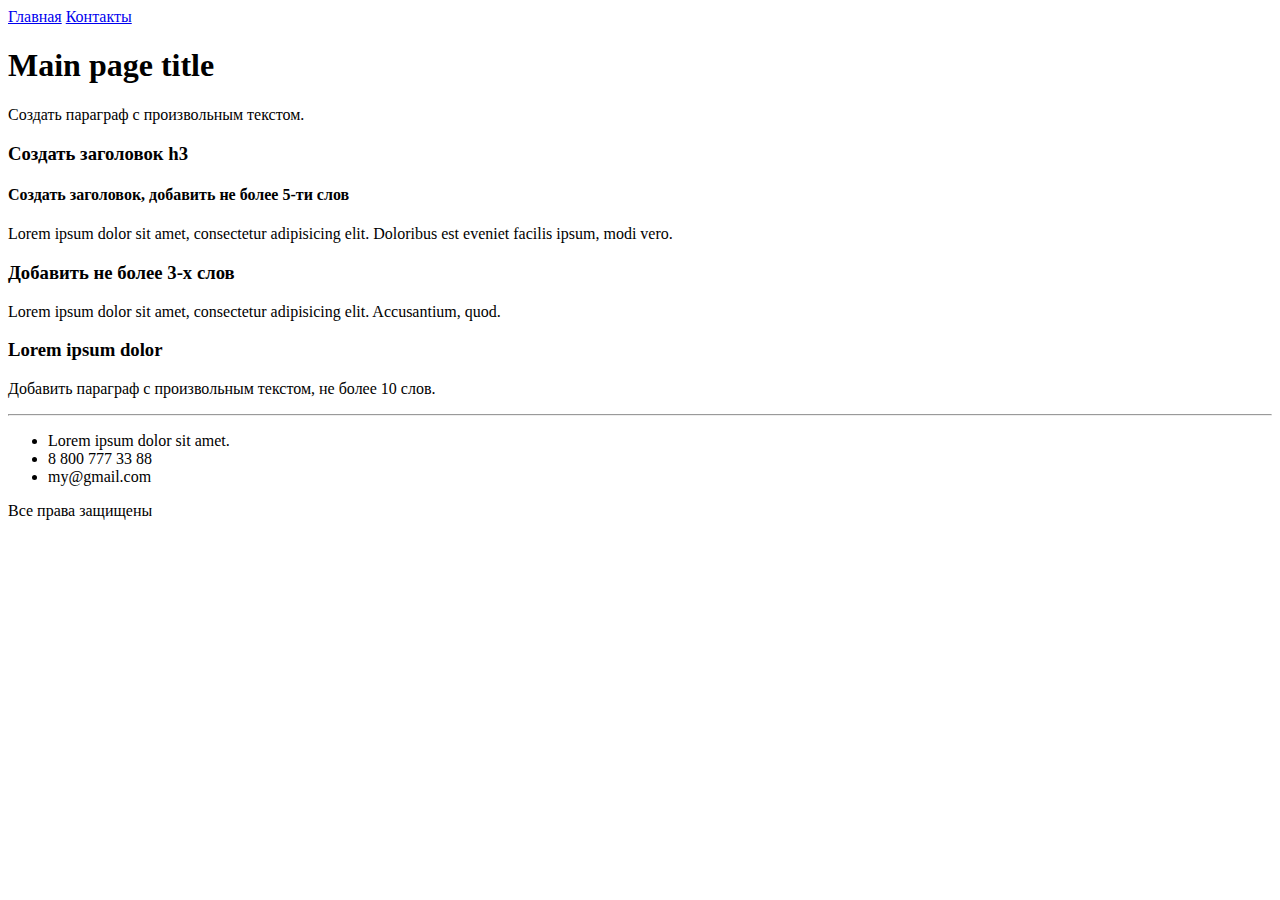
<file: lesson-002/index.html>
<!DOCTYPE html>
<html lang="ru">
<head>
    <meta charset="UTF-8">
    <meta http-equiv="X-UA-Compatible" content="IE=edge">
    <meta name="viewport" content="width=device-width, initial-scale=1">
    <title>Главная</title>
</head>
<body>
<a href="index.html">Главная</a>
<a href="contacts.html">Контакты</a>

<h1>Main page title</h1>

<p>
    Создать параграф с произвольным текстом.
</p>

<h3>Создать заголовок h3</h3>

<h4>Создать заголовок, добавить не более 5-ти слов</h4>

<p>
    Lorem ipsum dolor sit amet, consectetur adipisicing elit. Doloribus est eveniet facilis ipsum, modi vero.
</p>

<h3>Добавить не более 3-х слов</h3>

<p>
    Lorem ipsum dolor sit amet, consectetur adipisicing elit. Accusantium, quod.
</p>

<h3>Lorem ipsum dolor</h3>

<p>
    Добавить параграф с произвольным текстом, не более 10 слов.
</p>

<hr>

<ul>
    <li>Lorem ipsum dolor sit amet.</li>
    <li>8 800 777 33 88</li>
    <li>my@gmail.com</li>
</ul>

<p>
    Все права защищены
</p>
</body>
</html>
</file>
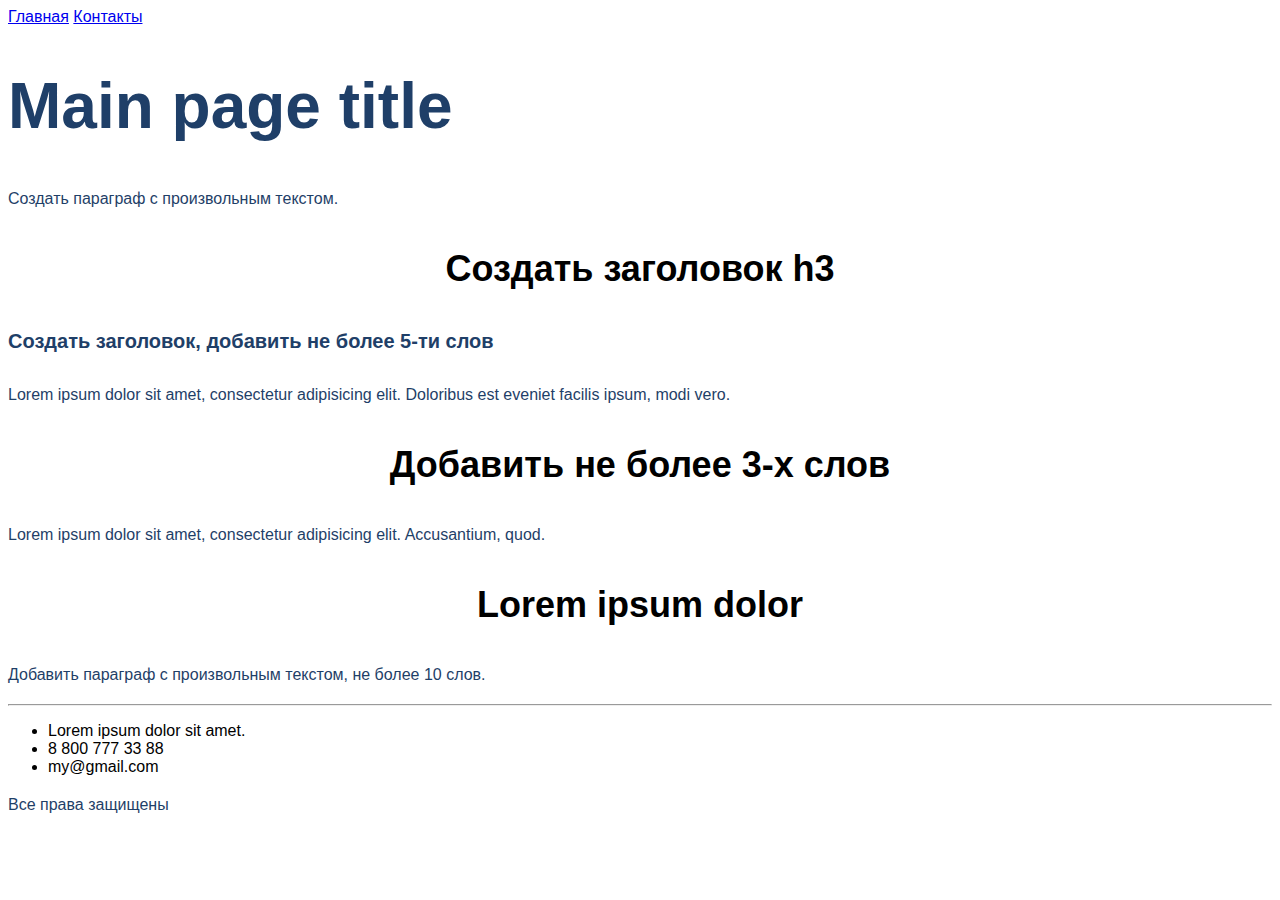
<file: lesson-003/index.html>
<!DOCTYPE html>
<html lang="ru">
<head>
    <meta charset="UTF-8">
    <meta http-equiv="X-UA-Compatible" content="IE=edge">
    <meta name="viewport" content="width=device-width, initial-scale=1">
    <title>Главная</title>
    <link rel="stylesheet" href="styles.css">
</head>
<body>
<a href="index.html">Главная</a>
<a href="contacts.html">Контакты</a>

<h1 class="heading">Main page title</h1>

<p class="text">
    Создать параграф с произвольным текстом.
</p>

<h3 class="heading__third">Создать заголовок h3</h3>

<h4 class="heading__fourth">Создать заголовок, добавить не более 5-ти слов</h4>

<p class="text">
    Lorem ipsum dolor sit amet, consectetur adipisicing elit. Doloribus est eveniet facilis ipsum, modi vero.
</p>

<h3 class="heading__third">Добавить не более 3-х слов</h3>

<p class="text">
    Lorem ipsum dolor sit amet, consectetur adipisicing elit. Accusantium, quod.
</p>

<h3 class="heading__third">Lorem ipsum dolor</h3>

<p class="text">
    Добавить параграф с произвольным текстом, не более 10 слов.
</p>

<hr>

<ul>
    <li>Lorem ipsum dolor sit amet.</li>
    <li>8 800 777 33 88</li>
    <li>my@gmail.com</li>
</ul>

<p class="text">
    Все права защищены
</p>
</body>
</html>
</file>
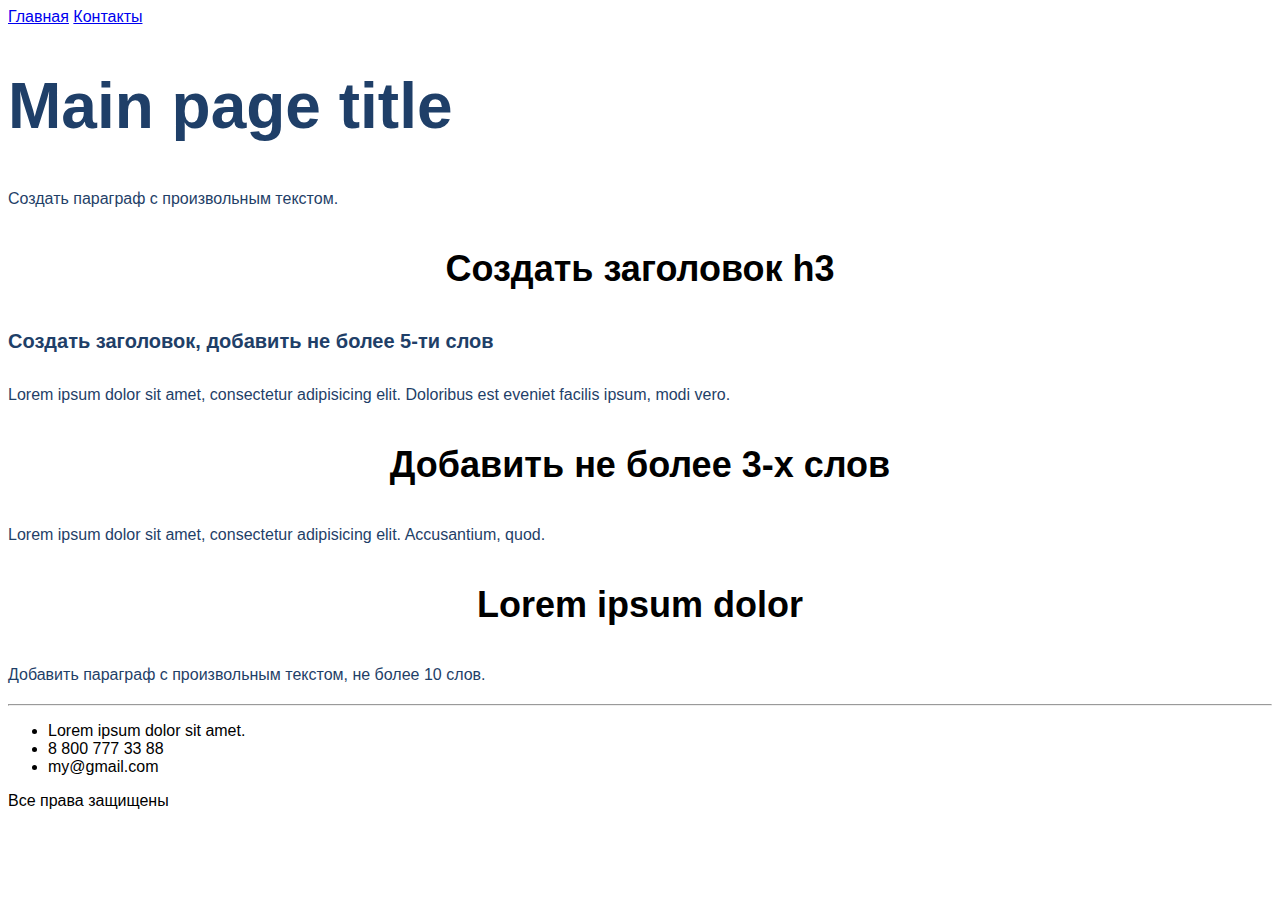
<file: lesson-004/index.html>
<!DOCTYPE html>
<html lang="ru">
<head>
    <meta charset="UTF-8">
    <meta http-equiv="X-UA-Compatible" content="IE=edge">
    <meta name="viewport" content="width=device-width, initial-scale=1">
    <title>Главная</title>
    <link rel="stylesheet" href="css/styles.css">
</head>
<body>
<div class="header">
    <div class="header__menu">
        <a href="index.html">Главная</a>
        <a href="contacts.html">Контакты</a>
    </div>

    <div class="header__info">
        <h1 class="heading">Main page title</h1>

        <p class="text">
            Создать параграф с произвольным текстом.
        </p>
    </div>
</div>


<div class="main__info">
    <h3 class="heading__third">Создать заголовок h3</h3>

    <div class="box">
        <h4 class="heading__fourth">Создать заголовок, добавить не более 5-ти слов</h4>

        <p class="text">
            Lorem ipsum dolor sit amet, consectetur adipisicing elit. Doloribus est eveniet facilis ipsum, modi vero.
        </p>
    </div>
</div>


<div class="main__project">
    <h3 class="heading__third">Добавить не более 3-х слов</h3>

    <p class="text">
        Lorem ipsum dolor sit amet, consectetur adipisicing elit. Accusantium, quod.
    </p>
</div>


<div class="footer">
    <div class="footer__content">
        <h3 class="heading__third">Lorem ipsum dolor</h3>

        <p class="text">
            Добавить параграф с произвольным текстом, не более 10 слов.
        </p>
    </div>

    <hr>

    <ul class="footer__support">
        <li>Lorem ipsum dolor sit amet.</li>
        <li>8 800 777 33 88</li>
        <li>my@gmail.com</li>
    </ul>

    <p class="footer__copy">
        Все права защищены
    </p>
</div>
</body>
</html>
</file>
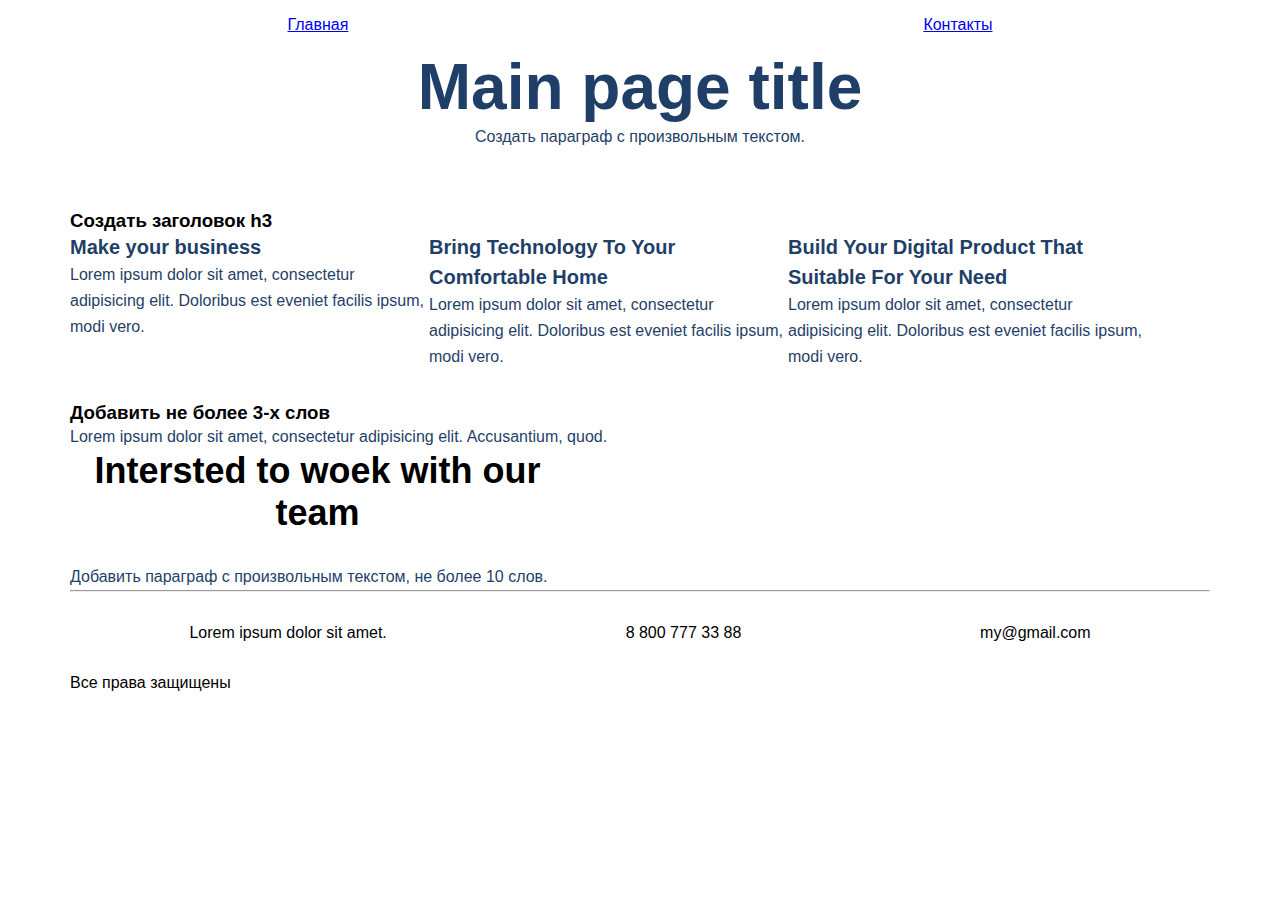
<file: lesson-005/index.html>
<!DOCTYPE html>
<html lang="ru">
<head>
    <meta charset="UTF-8">
    <meta http-equiv="X-UA-Compatible" content="IE=edge">
    <meta name="viewport" content="width=device-width, initial-scale=1">
    <title>Главная</title>
    <link rel="stylesheet" href="css/styles.css">
</head>
<body>
<div class="header">
    <div class="header__menu">
        <a href="index.html">Главная</a>
        <a href="contacts.html">Контакты</a>
    </div>

    <div class="header__info">
        <h1 class="header__info-title">Main page title</h1>

        <p class="header__info-text text">
            Создать параграф с произвольным текстом.
        </p>
    </div>
</div>

<div class="what-we-do container">
    <div class="main__info">
        <h3 class="main__info-title heading__third">Создать заголовок h3</h3>

        <div class="main__info-box">
            <h4 class="heading__fourth">
                Make your business
            </h4>

            <p class="text">
                Lorem ipsum dolor sit amet, consectetur adipisicing elit. Doloribus est eveniet facilis ipsum, modi
                vero.
            </p>
        </div>

        <div class="main__info-box">
            <h4 class="heading__fourth">
                Bring Technology To Your Comfortable Home
            </h4>

            <p class="text">
                Lorem ipsum dolor sit amet, consectetur adipisicing elit. Doloribus est eveniet facilis ipsum, modi
                vero.
            </p>
        </div>

        <div class="main__info-box">
            <h4 class="heading__fourth">
                Build Your Digital Product That Suitable For Your Need
            </h4>

            <p class="text">
                Lorem ipsum dolor sit amet, consectetur adipisicing elit. Doloribus est eveniet facilis ipsum, modi
                vero.
            </p>
        </div>
    </div>


    <div class="main__project">
        <h3 class="heading__third">Добавить не более 3-х слов</h3>

        <p class="text">
            Lorem ipsum dolor sit amet, consectetur adipisicing elit. Accusantium, quod.
        </p>
    </div>
</div>

<div class="footer">
    <div class="container">
        <div class="footer__content">
            <h3 class="footer__content-title">
                Intersted to woek with our team
            </h3>

            <p class="text">
                Добавить параграф с произвольным текстом, не более 10 слов.
            </p>
        </div>

        <hr>

        <ul class="footer__support">
            <li class="footer__support-item">Lorem ipsum dolor sit amet.</li>
            <li class="footer__support-item">8 800 777 33 88</li>
            <li class="footer__support-item">my@gmail.com</li>
        </ul>

        <p class="footer__copy">
            Все права защищены
        </p>
    </div>
</div>
</body>
</html>
</file>
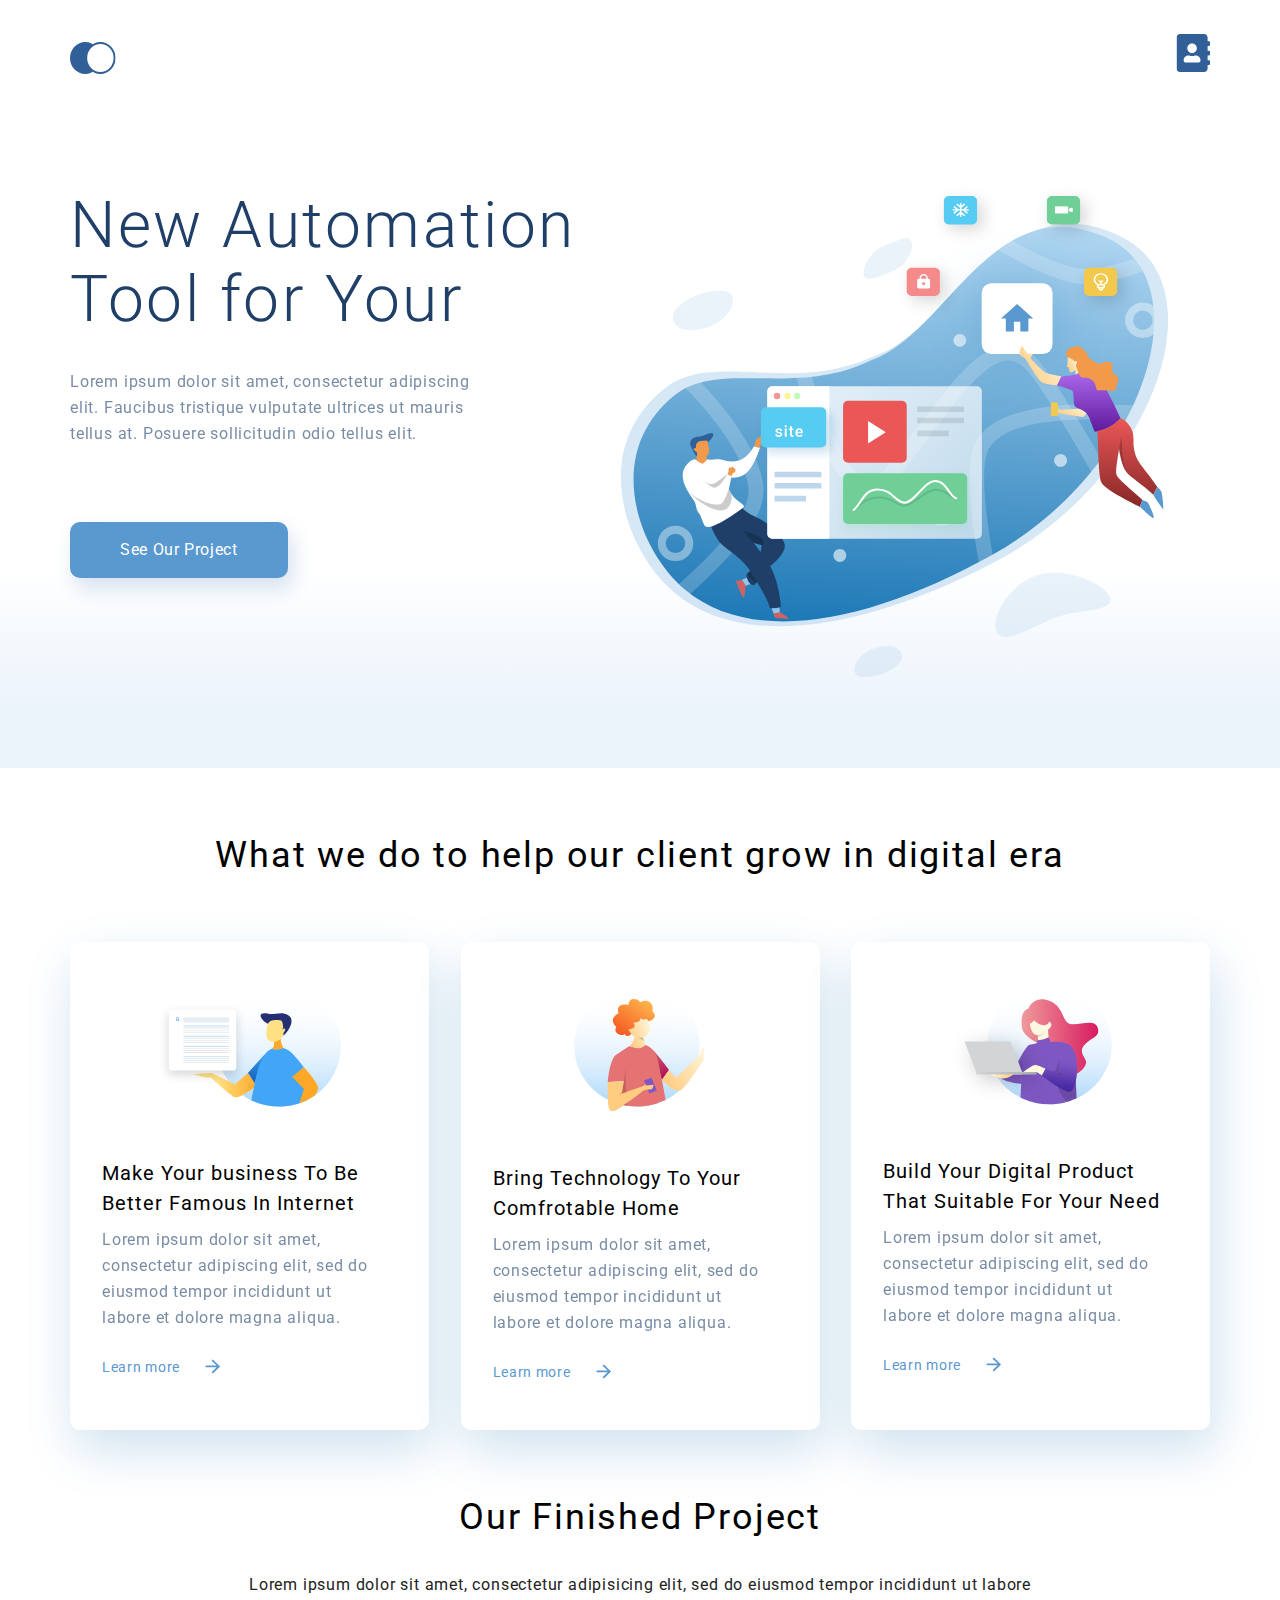
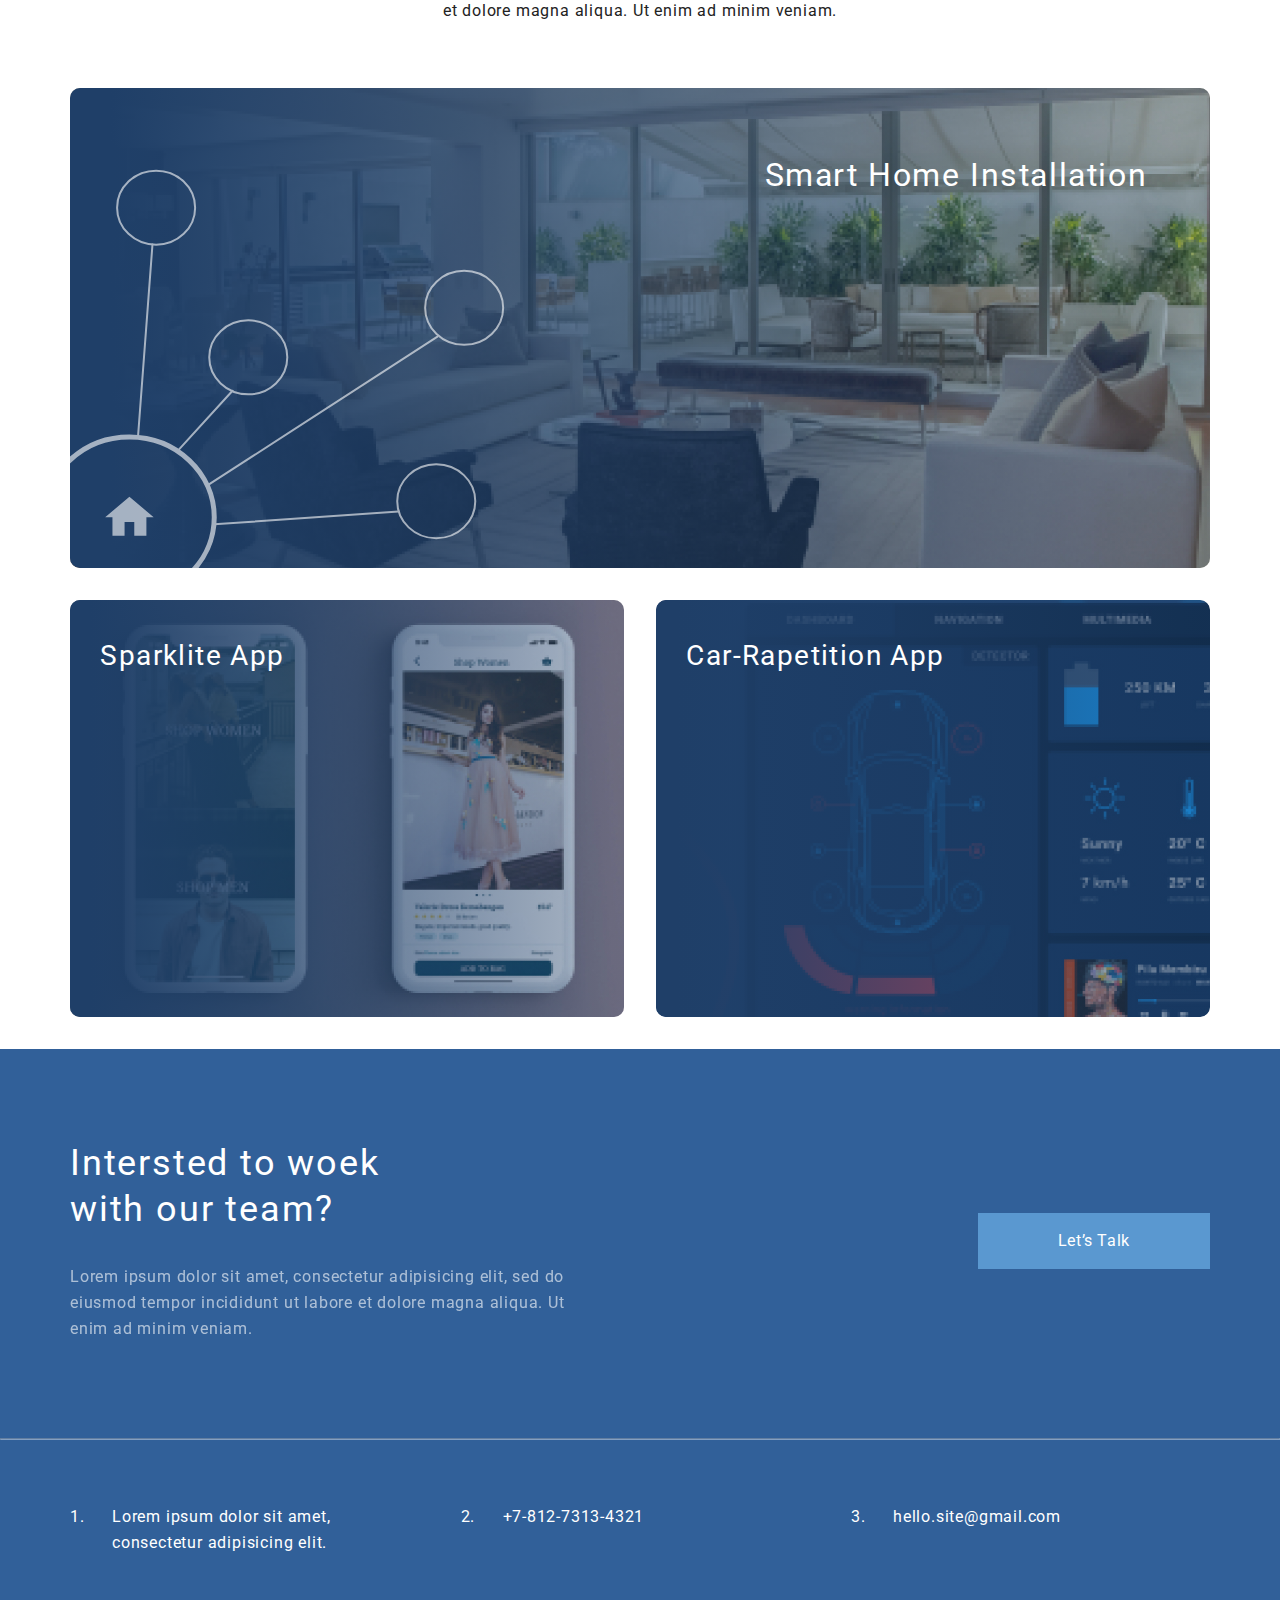
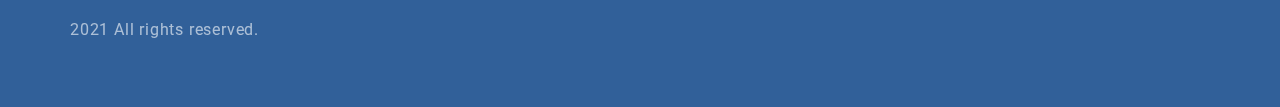
<file: lesson-006/index.html>
<!DOCTYPE html>
<html lang="en">
<head>
    <meta charset="UTF-8">
    <meta http-equiv="X-UA-Compatible" content="IE=edge">
    <meta name="viewport" content="width=device-width, initial-scale=1">

    <title>Home page</title>

    <link rel="preconnect" href="https://fonts.googleapis.com">
    <link rel="preconnect" href="https://fonts.gstatic.com" crossorigin>
    <link href="https://fonts.googleapis.com/css2?family=Atkinson+Hyperlegible&family=Montserrat:wght@900&family=Roboto:wght@300;400&display=swap" rel="stylesheet">
    <link rel="stylesheet" href="css/styles.css">
</head>
<body>
<!-- Begin: general navigation menu -->
<div class="nav container">
    <a href="index.html" class="nav__link">
        <img src="img/logo.svg" alt="Site name">
    </a>
    <a href="contacts.html" class="nav__link">
        <img src="img/contacts.svg" alt="Contacts Us">
    </a>
</div>
<!-- End: general navigation menu -->


<!-- Begin: header for home page -->
<div class="main__header">
    <div class="main__header-inner container">
        <h1 class="main__header-title">
            New Automation Tool for Your
        </h1>

        <p class="main__header-text text">
            Lorem ipsum dolor sit amet, consectetur adipiscing elit. Faucibus tristique vulputate ultrices ut mauris
            tellus at. Posuere sollicitudin odio tellus elit.
        </p>

        <a href="#" class="main__header-btn">See Our Project</a>
    </div>
</div>
<!-- End: header for home page -->


<!-- Begin: Content for home page -->
<div class="container">
    <div class="what">
        <h3 class="what__title h3">
            What we do to help our client grow in digital era
        </h3>

        <ul class="card list__unstyled">
            <li class="card__item">
                <img src="img/what/what-01.svg" class="card__img" alt="">

                <h4 class="card__title h4">
                    Make Your business To Be Better Famous In Internet
                </h4>

                <p class="card__text text">
                    Lorem ipsum dolor sit amet, consectetur adipiscing elit, sed do eiusmod tempor incididunt ut labore
                    et dolore magna aliqua.
                </p>

                <a href="#" class="card__more">Learn more</a>
            </li>

            <li class="card__item">
                <img src="img/what/what-02.svg" class="card__img" alt="">

                <h4 class="card__title h4">
                    Bring Technology To Your Comfrotable Home
                </h4>

                <p class="card__text text">
                    Lorem ipsum dolor sit amet, consectetur adipiscing elit, sed do eiusmod tempor incididunt ut labore
                    et dolore magna aliqua.
                </p>

                <a href="#" class="card__more">Learn more</a>
            </li>

            <li class="card__item">
                <img src="img/what/what-03.svg" class="card__img" alt="">

                <h4 class="card__title h4">
                    Build Your Digital Product That Suitable For Your Need
                </h4>

                <p class="card__text text">
                    Lorem ipsum dolor sit amet, consectetur adipiscing elit, sed do eiusmod tempor incididunt ut labore
                    et dolore magna aliqua.
                </p>

                <a href="#" class="card__more">Learn more</a>
            </li>
        </ul>
    </div>


    <div class="project">
        <h3 class="project__title h3">Our Finished Project</h3>

        <p class="project__text">
            Lorem ipsum dolor sit amet, consectetur adipisicing elit, sed do eiusmod tempor incididunt ut labore et
            dolore magna aliqua. Ut enim ad minim veniam.
        </p>

        <ul class="project__media list__unstyled">
            <li class="project__media-item">
                <img src="img/project/project-1.jpg" class="project__media-img" alt="Smart Home Installation">
                <h4 class="project__media-title">Smart Home Installation</h4>
            </li>

            <li class="project__media-item">
                <h4 class="project__media-title">Sparklite App</h4>
                <img src="img/project/project-2.jpg" class="project__media-img" alt="Sparklite App">
            </li>

            <li class="project__media-item">
                <h4 class="project__media-title">Car-Rapetition App</h4>
                <img src="img/project/project-3.jpg" class="project__media-img" alt="Car-Rapetition App">
            </li>
        </ul>
    </div>
</div>
<!-- End: Content for home page -->


<!-- Begin: general footer -->
<div class="footer">
    <div class="footer__top container">
        <div>
            <h3 class="footer__title h3">Intersted to woek with our team?</h3>

            <div class="footer__text text">
                Lorem ipsum dolor sit amet, consectetur adipisicing elit, sed do eiusmod tempor incididunt ut labore et
                dolore magna aliqua. Ut enim ad minim veniam.
            </div>
        </div>

        <a href="#" class="footer__btn">Let’s Talk</a>
    </div>

    <hr class="footer__line">

    <div class="container">
        <ol class="footer__support">
            <li class="footer__support-item">
                Lorem ipsum dolor sit amet, consectetur adipisicing elit.
            </li>

            <li class="footer__support-item">
                +7-812-7313-4321
            </li>

            <li class="footer__support-item">
                hello.site@gmail.com
            </li>
        </ol>

        <div class="footer__copy text">
            2021 All rights reserved.
        </div>
    </div>
</div>
<!-- End: general footer -->
</body>
</html>
</file>
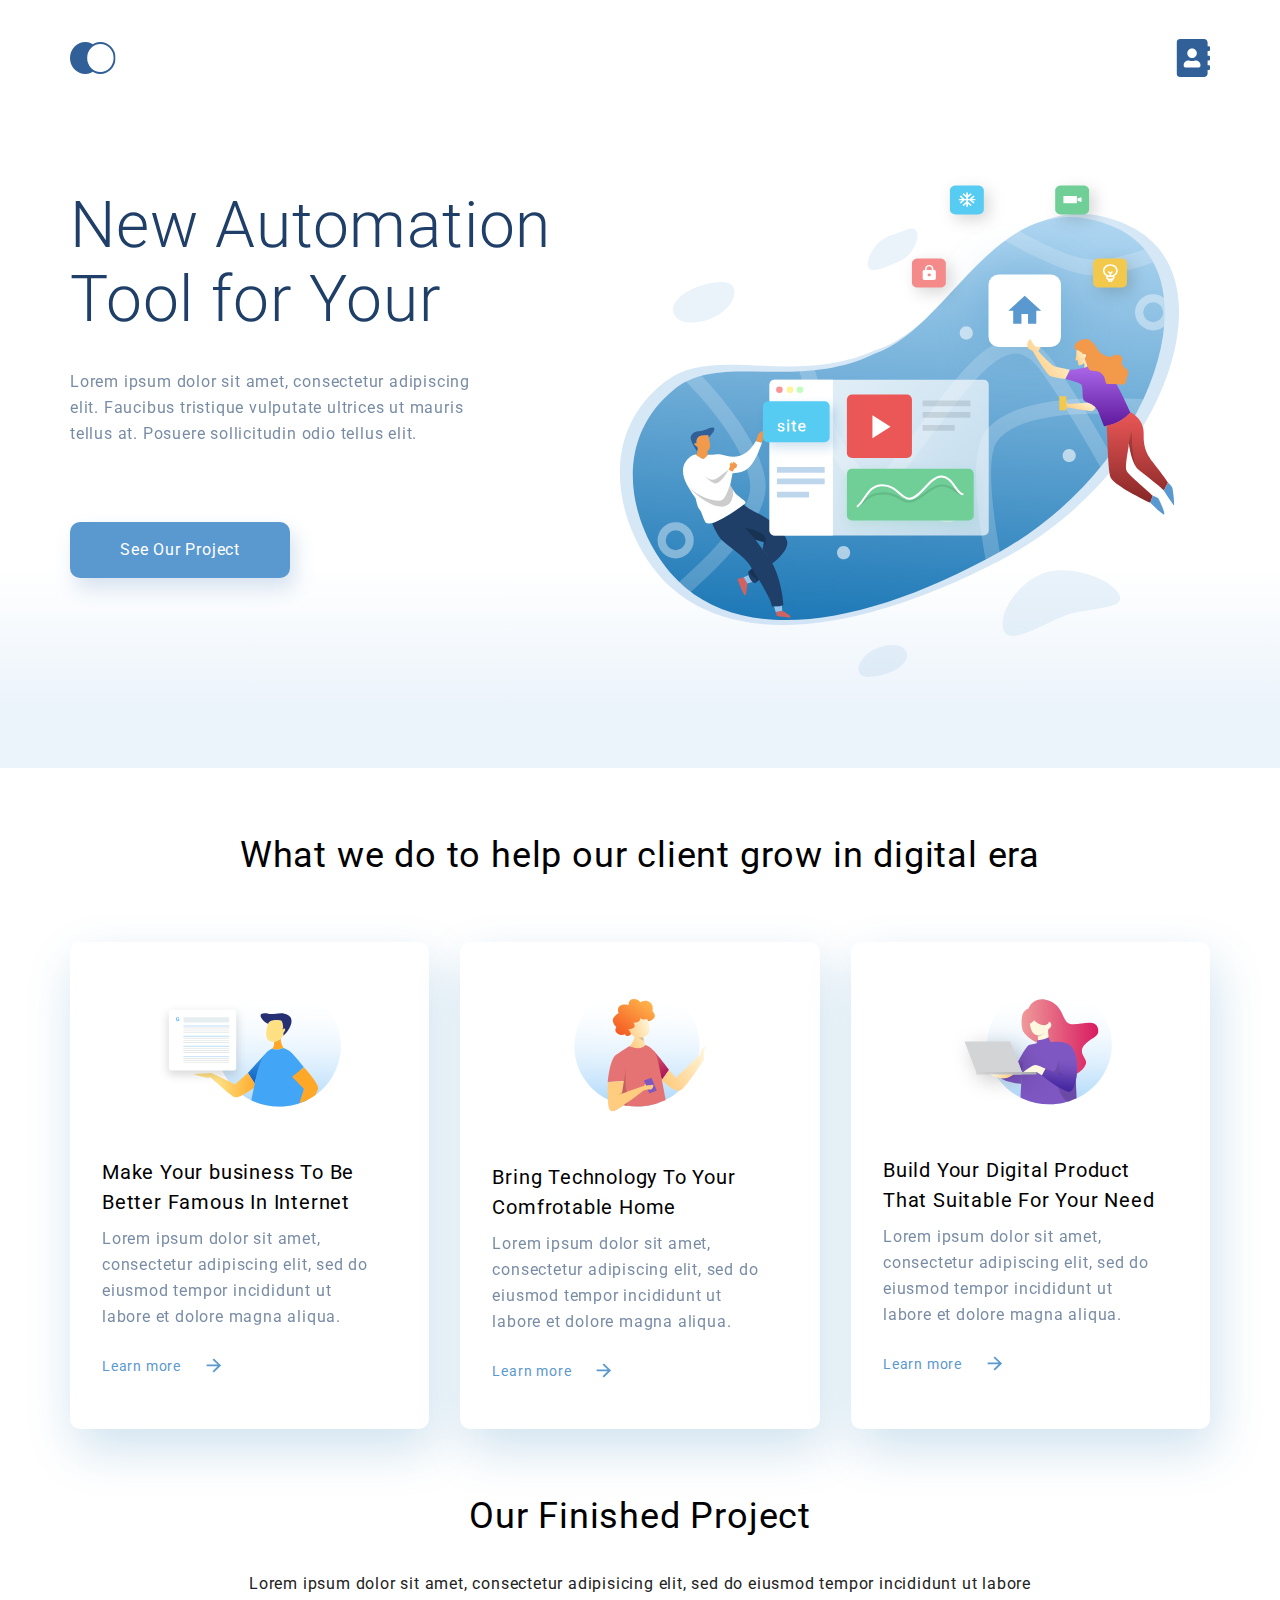
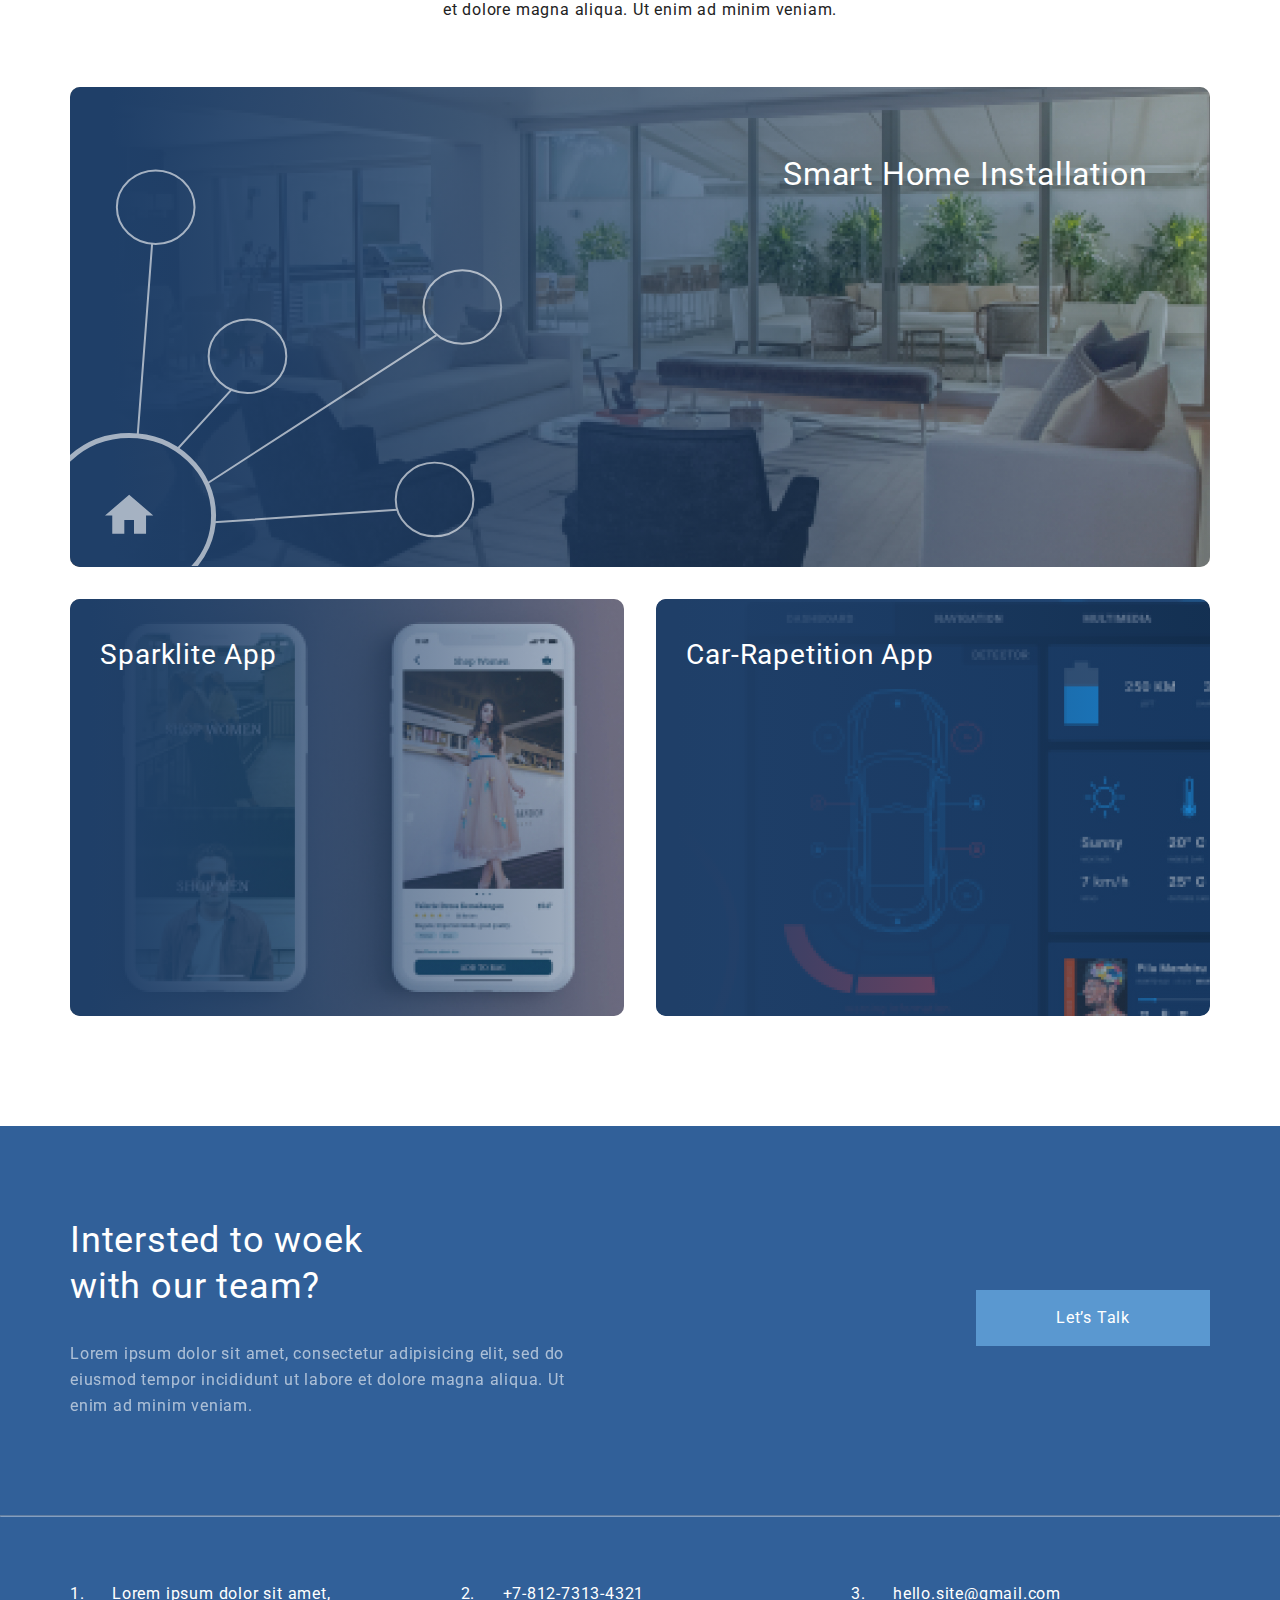
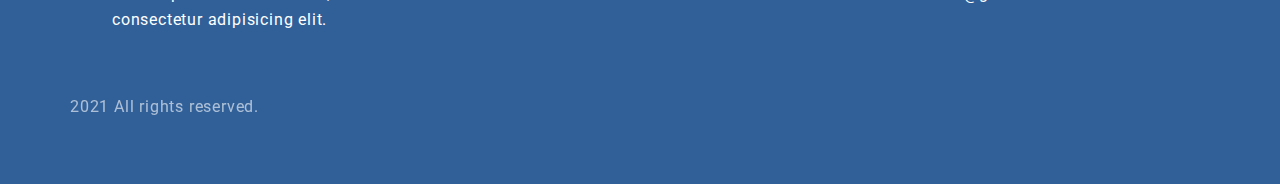
<file: lesson-007/index.html>
<!DOCTYPE html>
<html lang="en">
<head>
    <meta charset="UTF-8">
    <meta http-equiv="X-UA-Compatible" content="IE=edge">
    <meta name="viewport" content="width=device-width, initial-scale=1">

    <title>Home page</title>

    <link rel="preconnect" href="https://fonts.googleapis.com">
    <link rel="preconnect" href="https://fonts.gstatic.com" crossorigin>
    <link href="https://fonts.googleapis.com/css2?family=Atkinson+Hyperlegible&family=Montserrat:wght@900&family=Roboto:wght@300;400;500&display=swap" rel="stylesheet">
    <link rel="stylesheet" href="css/styles.css">

    <!-- Begin: favicon icons -->
    <link rel="apple-touch-icon" sizes="180x180" href="favicon/apple-touch-icon.png">
    <link rel="icon" type="image/png" sizes="32x32" href="favicon/favicon-32x32.png">
    <link rel="icon" type="image/png" sizes="16x16" href="favicon/favicon-16x16.png">
    <link rel="manifest" href="favicon/site.webmanifest">
    <link rel="mask-icon" href="favicon/safari-pinned-tab.svg" color="#5a98d0">
    <link rel="shortcut icon" href="favicon/favicon.ico">
    <meta name="msapplication-TileColor" content="#ffc40d">
    <meta name="msapplication-config" content="favicon/browserconfig.xml">
    <meta name="theme-color" content="#5a98d0">
    <!-- End: favicon icons -->
</head>
<body>
<!-- Begin: general navigation menu -->
<div class="nav container">
    <a href="index.html" class="nav__link">
        <img src="img/logo.svg" alt="Site name">
    </a>
    <a href="contacts.html" class="nav__link">
        <img src="img/contacts.svg" alt="Contacts Us">
    </a>
</div>
<!-- End: general navigation menu -->


<!-- Begin: header for home page -->
<div class="main__header">
    <div class="main__header-inner container">
        <h1 class="main__header-title">
            New Automation<br>
            Tool for Your
        </h1>

        <p class="main__header-text text">
            Lorem ipsum dolor sit amet, consectetur adipiscing elit. Faucibus tristique vulputate ultrices ut mauris
            tellus at. Posuere sollicitudin odio tellus elit.
        </p>

        <a href="#" class="main__header-btn btn">See Our Project</a>
    </div>
</div>
<!-- End: header for home page -->


<!-- Begin: Content for home page -->
<div class="container">
    <div class="what">
        <h3 class="what__title ">
            What we do to help our client grow in&nbsp;digital&nbsp;era
        </h3>

        <ul class="card list__unstyled">
            <li class="card__item">
                <img src="img/what/what-01.svg" class="card__img" alt="">

                <h4 class="card__title ">
                    Make Your business To Be Better Famous In Internet
                </h4>

                <p class="card__text text">
                    Lorem ipsum dolor sit amet, consectetur adipiscing elit, sed do eiusmod tempor incididunt ut labore
                    et dolore magna aliqua.
                </p>

                <a href="#" class="card__more">Learn more</a>
            </li>

            <li class="card__item">
                <img src="img/what/what-02.svg" class="card__img" alt="">

                <h4 class="card__title ">
                    Bring Technology To Your Comfrotable Home
                </h4>

                <p class="card__text text">
                    Lorem ipsum dolor sit amet, consectetur adipiscing elit, sed do eiusmod tempor incididunt ut labore
                    et dolore magna aliqua.
                </p>

                <a href="#" class="card__more">Learn more</a>
            </li>

            <li class="card__item">
                <img src="img/what/what-03.svg" class="card__img" alt="">

                <h4 class="card__title ">
                    Build Your Digital Product That Suitable For Your Need
                </h4>

                <p class="card__text text">
                    Lorem ipsum dolor sit amet, consectetur adipiscing elit, sed do eiusmod tempor incididunt ut labore
                    et dolore magna aliqua.
                </p>

                <a href="#" class="card__more">Learn more</a>
            </li>
        </ul>
    </div>


    <div class="project">
        <h3 class="project__title ">Our Finished Project</h3>

        <p class="project__text">
            Lorem ipsum dolor sit amet, consectetur adipisicing elit, sed do eiusmod tempor incididunt ut labore et
            dolore magna aliqua. Ut enim ad minim veniam.
        </p>

        <ul class="project__media list__unstyled">
            <li class="project__media-item">
                <img src="img/project/project-1.jpg" class="project__media-img" alt="Smart Home Installation">
                <h4 class="project__media-title">Smart Home Installation</h4>
            </li>

            <li class="project__media-item">
                <h4 class="project__media-title">Sparklite App</h4>
                <img src="img/project/project-2.jpg" class="project__media-img" alt="Sparklite App">
            </li>

            <li class="project__media-item">
                <h4 class="project__media-title">Car-Rapetition App</h4>
                <img src="img/project/project-3.jpg" class="project__media-img" alt="Car-Rapetition App">
            </li>
        </ul>
    </div>
</div>
<!-- End: Content for home page -->


<!-- Begin: general footer -->
<div class="footer">
    <div class="footer__top container">
        <div>
            <h3 class="footer__title ">Intersted to woek with our team?</h3>

            <div class="footer__text text">
                Lorem ipsum dolor sit amet, consectetur adipisicing elit, sed do eiusmod tempor incididunt ut labore et
                dolore magna aliqua. Ut enim ad minim veniam.
            </div>
        </div>

        <a href="#" class="footer__btn btn">Let’s Talk</a>
    </div>

    <hr class="footer__line">

    <div class="footer__bottom container">
        <ol class="footer__support">
            <li class="footer__support-item">
                Lorem ipsum dolor sit amet, consectetur adipisicing elit.
            </li>

            <li class="footer__support-item">
                +7-812-7313-4321
            </li>

            <li class="footer__support-item">
                hello.site@gmail.com
            </li>
        </ol>

        <div class="footer__copy text">
            2021 All rights reserved.
        </div>
    </div>
</div>
<!-- End: general footer -->
</body>
</html>
</file>
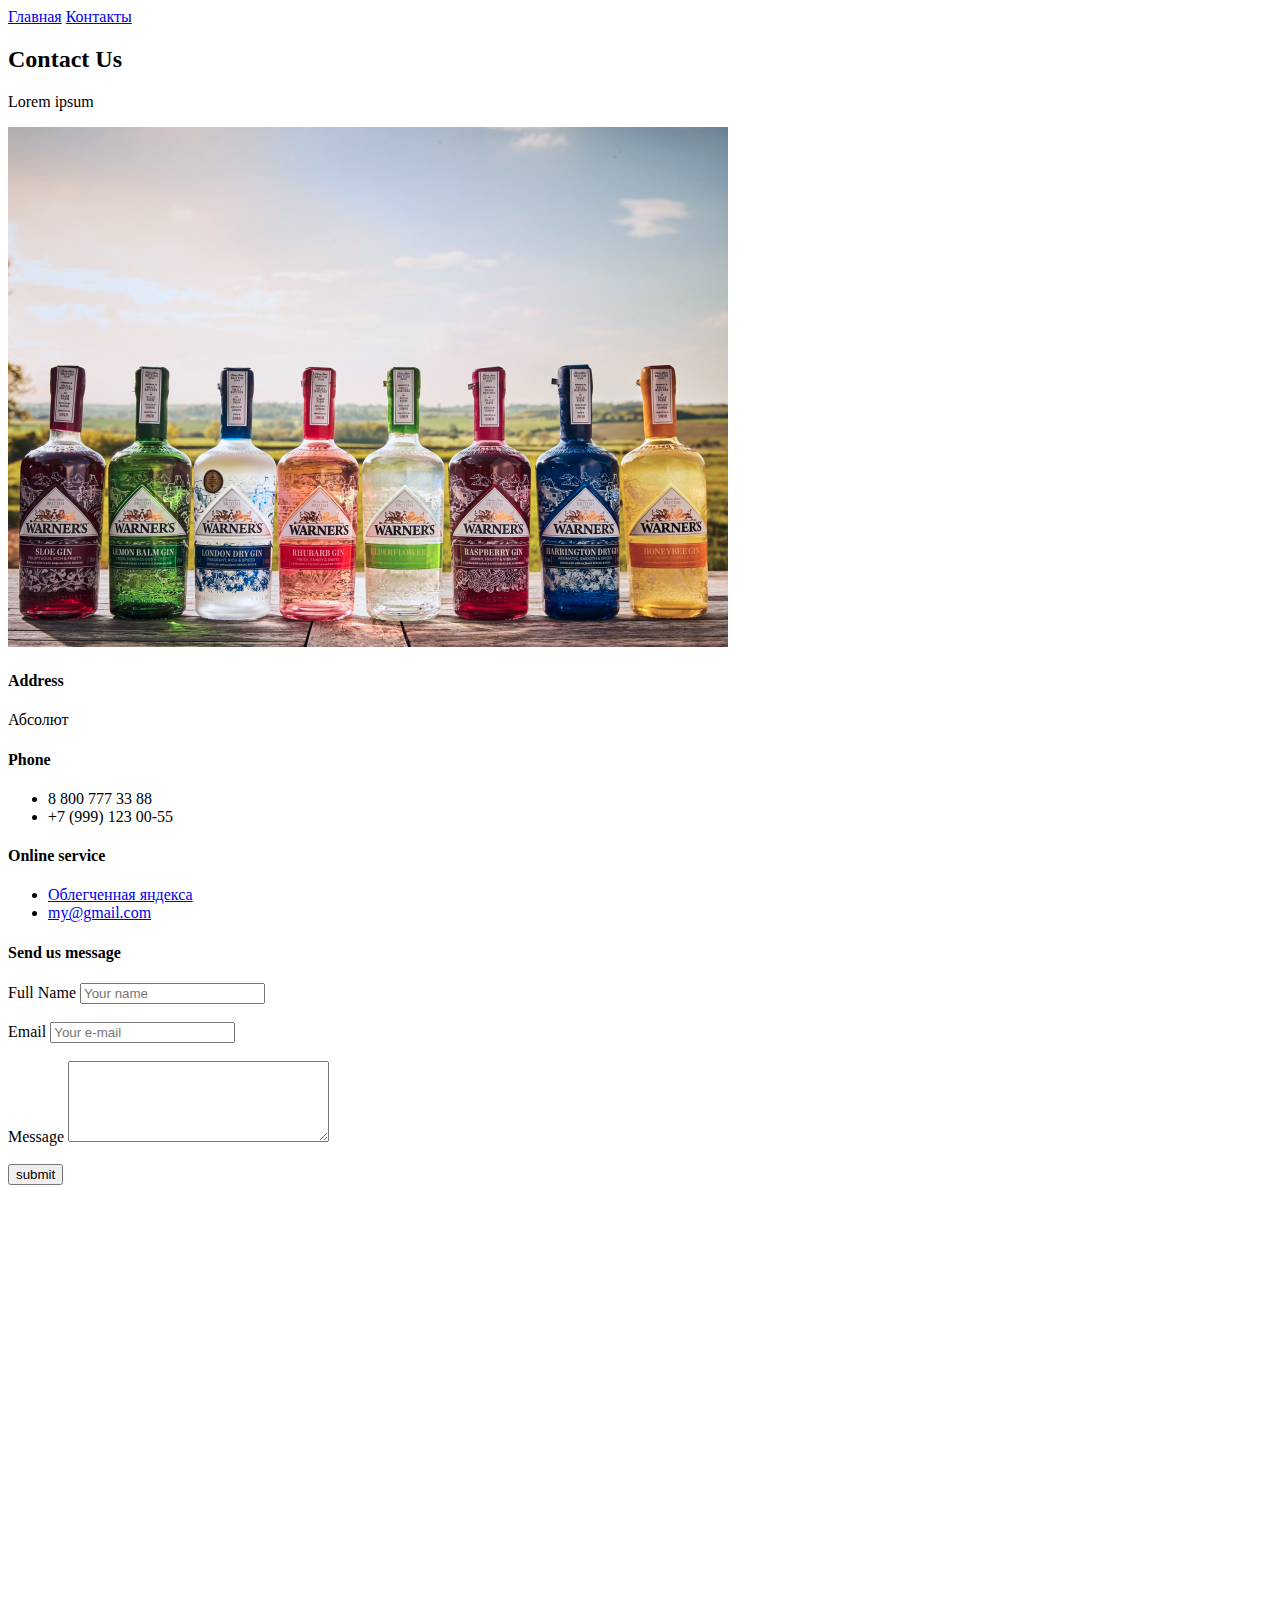
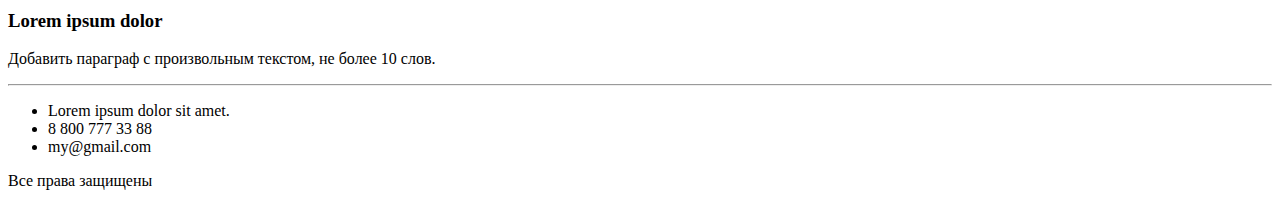
<file: lesson-002/contacts.html>
<!DOCTYPE html>
<html lang="ru">
<head>
    <meta charset="UTF-8">
    <meta http-equiv="X-UA-Compatible" content="IE=edge">
    <meta name="viewport" content="width=device-width, initial-scale=1">
    <title>Contact Us</title>
</head>
<body>
<a href="index.html">Главная</a>
<a href="contacts.html">Контакты</a>

<h2>Contact Us</h2>

<p>
    Lorem ipsum
</p>

<img src="img/palette.jpg" alt="Коллекция прекрасного джина">

<h4>Address</h4>

<p>Абсолют</p>

<h4>Phone</h4>

<ul>
    <li>8 800 777 33 88</li>
    <li>+7 (999) 123 00-55</li>
</ul>

<h4>Online service</h4>

<ul>
    <li>
        <a href="https://ya.ru/" target="_blank">Облегченная яндекса</a>
    </li>
    <li>
        <a href="mailto:my@gmail.com" target="_blank">my@gmail.com</a>
    </li>
</ul>

<h4>Send us message</h4>

Full Name <input type="text" placeholder="Your name">

<br><br>

Email <input type="email" placeholder="Your e-mail">

<br><br>

Message <textarea cols="30" rows="5"></textarea>

<br><br>

<button>submit</button>

<br><br>

<iframe src="https://yandex.ru/map-widget/v1/?um=constructor%3Acb572ee97d9cdca87385290c036fa9a48a874b590ea88329134eebca81d2c2d1&amp;source=constructor" width="500" height="384" frameborder="0"></iframe>

<h3>Lorem ipsum dolor</h3>

<p>
    Добавить параграф с произвольным текстом, не более 10 слов.
</p>

<hr>

<ul>
    <li>Lorem ipsum dolor sit amet.</li>
    <li>8 800 777 33 88</li>
    <li>my@gmail.com</li>
</ul>

<p>
    Все права защищены
</p>
</body>
</html>
</file>
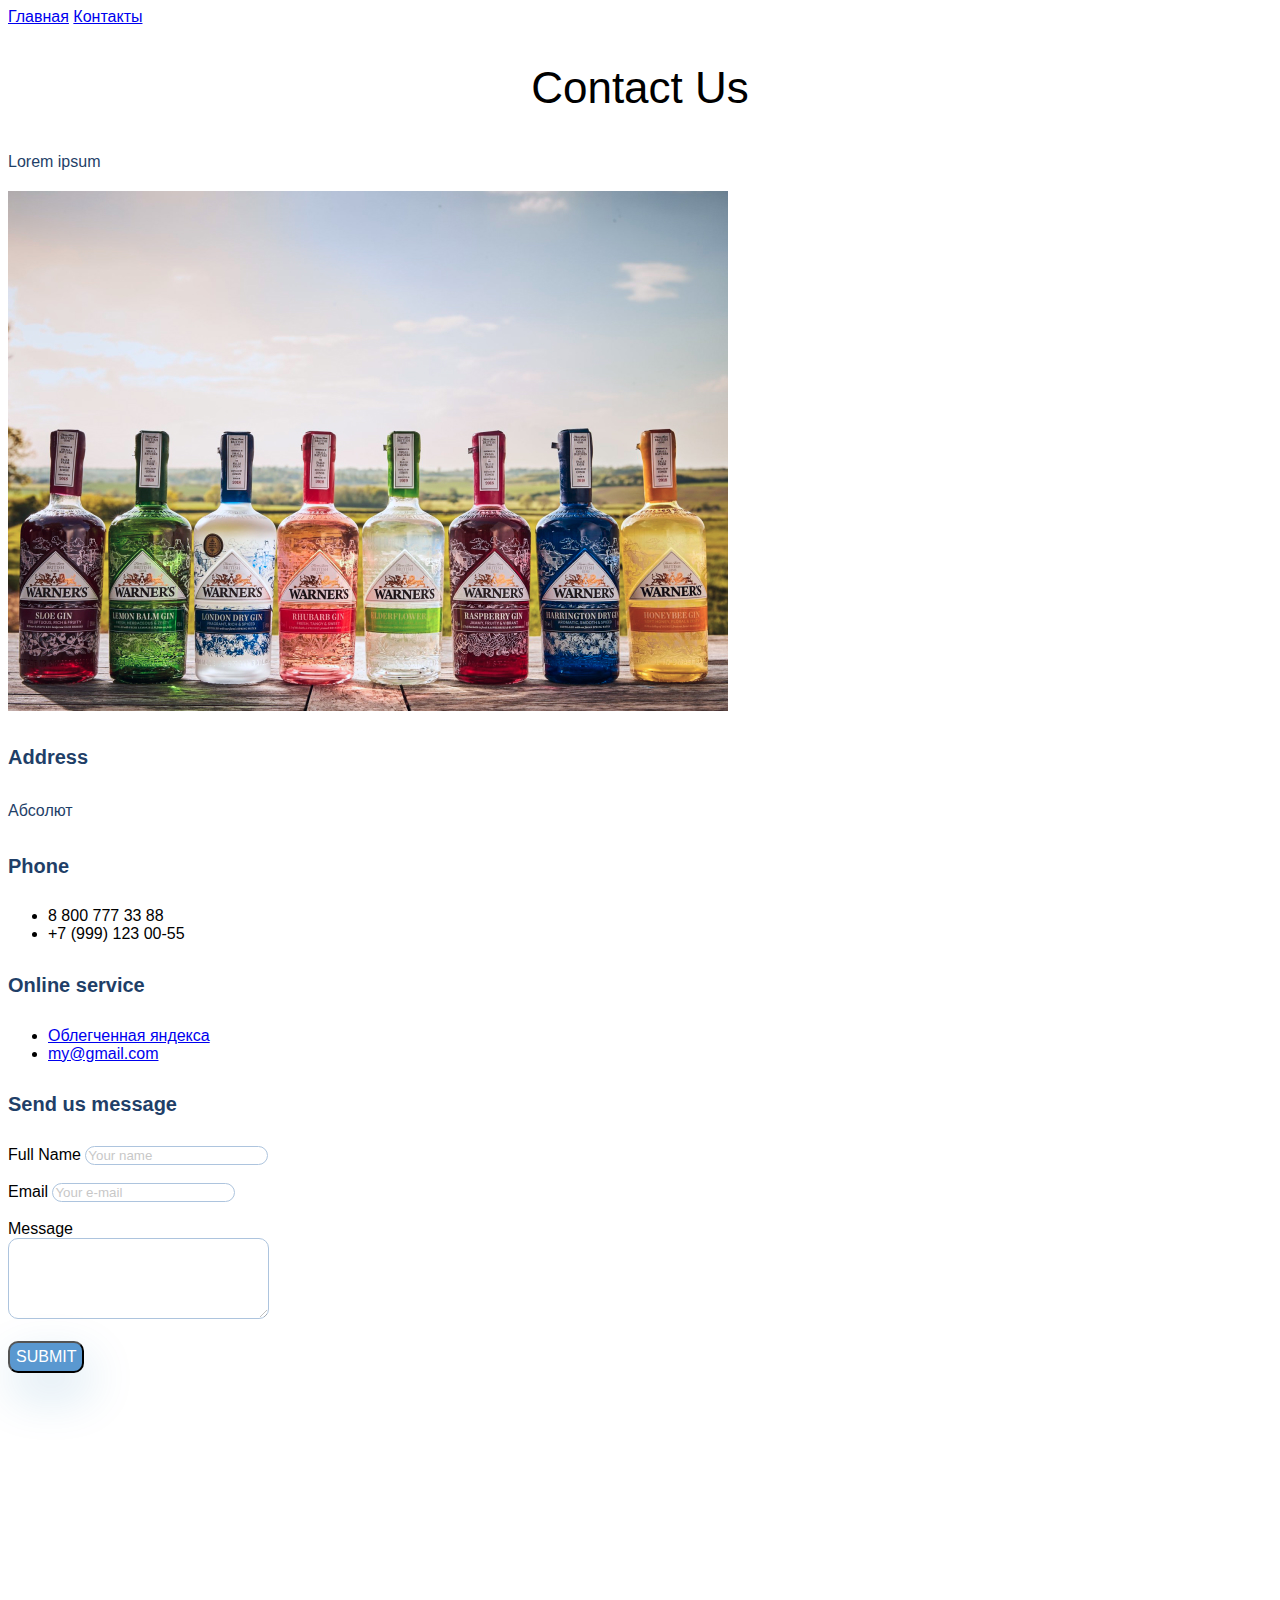
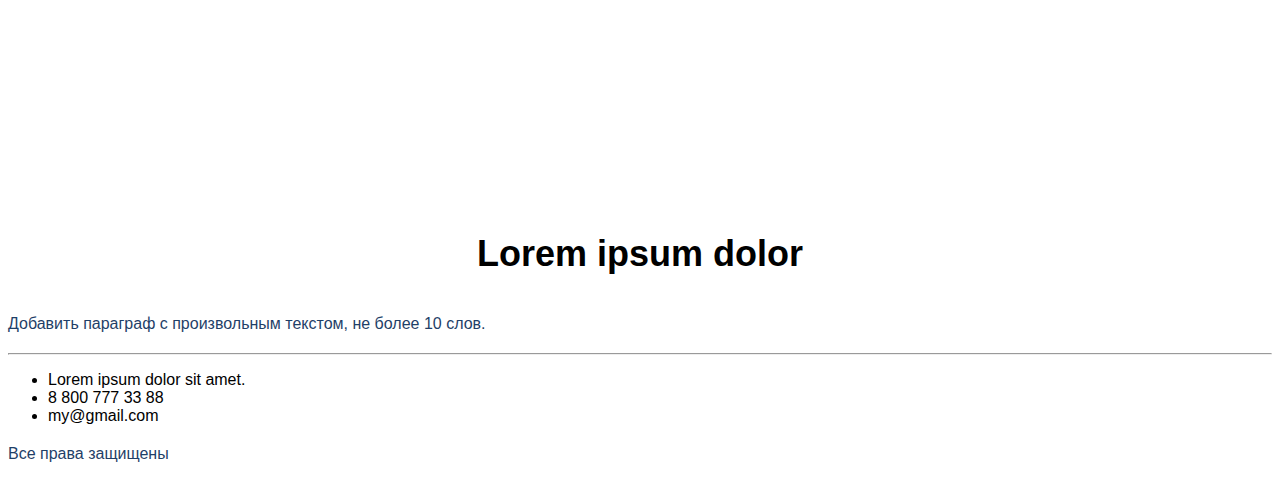
<file: lesson-003/contacts.html>
<!DOCTYPE html>
<html lang="ru">
<head>
    <meta charset="UTF-8">
    <meta http-equiv="X-UA-Compatible" content="IE=edge">
    <meta name="viewport" content="width=device-width, initial-scale=1">
    <title>Contact Us</title>
    <link rel="stylesheet" href="styles.css">
</head>
<body>
<a href="index.html">Главная</a>
<a href="contacts.html">Контакты</a>

<h2 class="heading__second">Contact Us</h2>

<p class="text">
    Lorem ipsum
</p>

<img src="img/palette.jpg" alt="Коллекция прекрасного джина">

<h4 class="heading__fourth">Address</h4>

<p class="text">Абсолют</p>

<h4 class="heading__fourth">Phone</h4>

<ul>
    <li>8 800 777 33 88</li>
    <li>+7 (999) 123 00-55</li>
</ul>

<h4 class="heading__fourth">Online service</h4>

<ul>
    <li>
        <a href="https://ya.ru/" target="_blank">Облегченная яндекса</a>
    </li>
    <li>
        <a href="mailto:my@gmail.com" target="_blank">my@gmail.com</a>
    </li>
</ul>

<h4 class="heading__fourth">Send us message</h4>

<form action="#">
    Full Name <input type="text" class="input" placeholder="Your name">

    <br><br>

    Email <input type="email" class="input" placeholder="Your e-mail">

    <br><br>

    Message<br>
    <textarea class="input" cols="30" rows="5"></textarea>

    <br><br>

    <button class="btn">submit</button>
</form>

<br><br>

<iframe src="https://yandex.ru/map-widget/v1/?um=constructor%3Acb572ee97d9cdca87385290c036fa9a48a874b590ea88329134eebca81d2c2d1&amp;source=constructor" width="500" height="384" frameborder="0"></iframe>

<h3 class="heading__third">Lorem ipsum dolor</h3>

<p class="text">
    Добавить параграф с произвольным текстом, не более 10 слов.
</p>

<hr>

<ul>
    <li>Lorem ipsum dolor sit amet.</li>
    <li>8 800 777 33 88</li>
    <li>my@gmail.com</li>
</ul>

<p class="text">
    Все права защищены
</p>
</body>
</html>
</file>
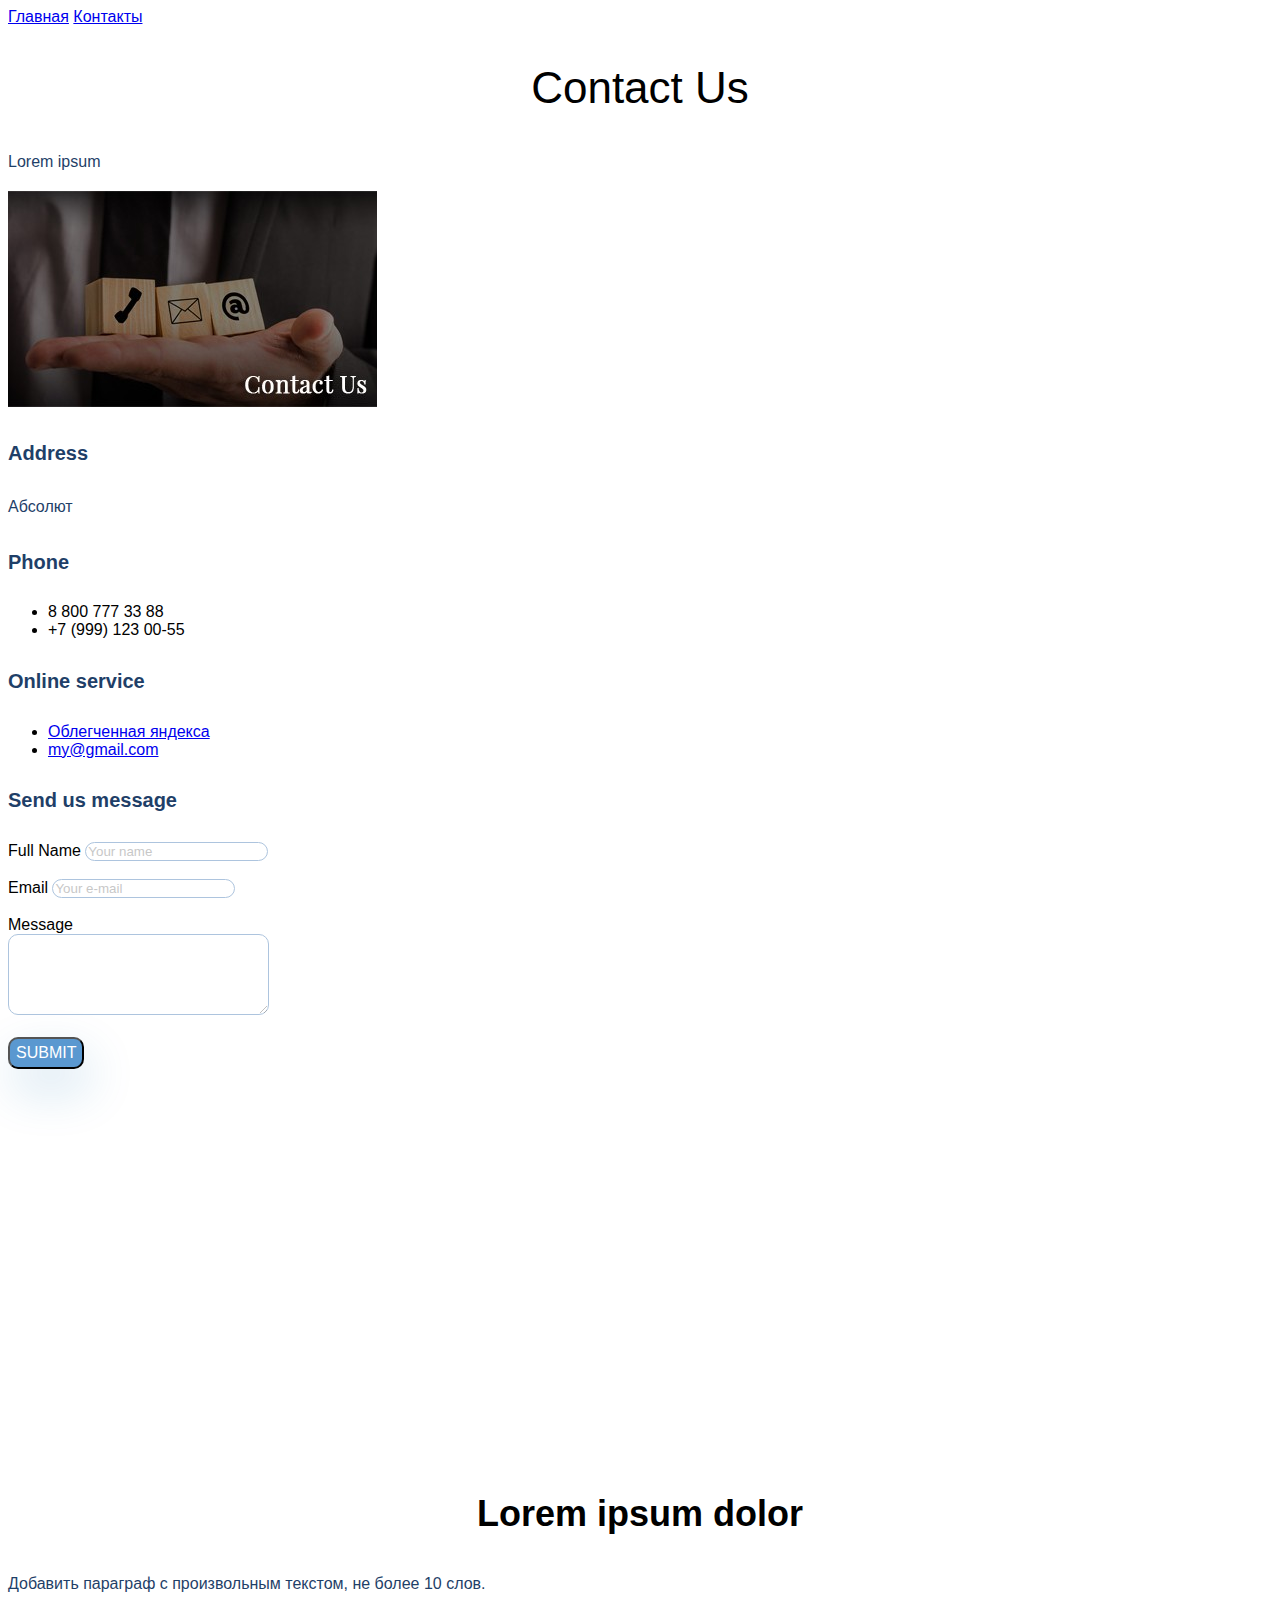
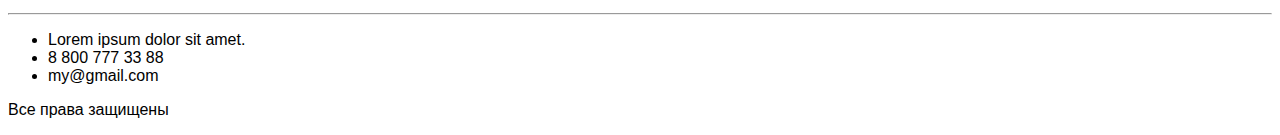
<file: lesson-004/contacts.html>
<!DOCTYPE html>
<html lang="ru">
<head>
    <meta charset="UTF-8">
    <meta http-equiv="X-UA-Compatible" content="IE=edge">
    <meta name="viewport" content="width=device-width, initial-scale=1">
    <title>Contact Us</title>
    <link rel="stylesheet" href="css/styles.css">
</head>
<body>
<div class="header">
    <div class="header__menu">
        <a href="index.html">Главная</a>
        <a href="contacts.html">Контакты</a>
    </div>

    <h2 class="heading__second">Contact Us</h2>

    <p class="text">
        Lorem ipsum
    </p>
</div>


<div class="contacts">
    <div class="contacts__info">
        <img src="img/contacts.jpg" alt="Contact Us">

        <h4 class="heading__fourth">Address</h4>

        <p class="text">Абсолют</p>

        <h4 class="heading__fourth">Phone</h4>

        <ul>
            <li>8 800 777 33 88</li>
            <li>+7 (999) 123 00-55</li>
        </ul>

        <h4 class="heading__fourth">Online service</h4>

        <ul>
            <li>
                <a href="https://ya.ru/" target="_blank">Облегченная яндекса</a>
            </li>
            <li>
                <a href="mailto:my@gmail.com" target="_blank">my@gmail.com</a>
            </li>
        </ul>
    </div>

    <form class="contacts__form" action="#">
        <h4 class="heading__fourth">Send us message</h4>

        Full Name
        <input type="text" class="input" placeholder="Your name">

        <br><br>

        Email
        <input type="email" class="input" placeholder="Your e-mail">

        <br><br>

        Message<br>
        <textarea class="input" cols="30" rows="5"></textarea>

        <br><br>

        <button class="btn">submit</button>
    </form>
</div>


<iframe src="https://yandex.ru/map-widget/v1/?um=constructor%3Acb572ee97d9cdca87385290c036fa9a48a874b590ea88329134eebca81d2c2d1&amp;source=constructor" width="500" height="384" frameborder="0"></iframe>


<div class="footer">
    <div class="footer__content">
        <h3 class="heading__third">Lorem ipsum dolor</h3>

        <p class="text">
            Добавить параграф с произвольным текстом, не более 10 слов.
        </p>
    </div>

    <hr>

    <ul class="footer__support">
        <li>Lorem ipsum dolor sit amet.</li>
        <li>8 800 777 33 88</li>
        <li>my@gmail.com</li>
    </ul>

    <p class="footer__copy">
        Все права защищены
    </p>
</div>
</body>
</html>
</file>
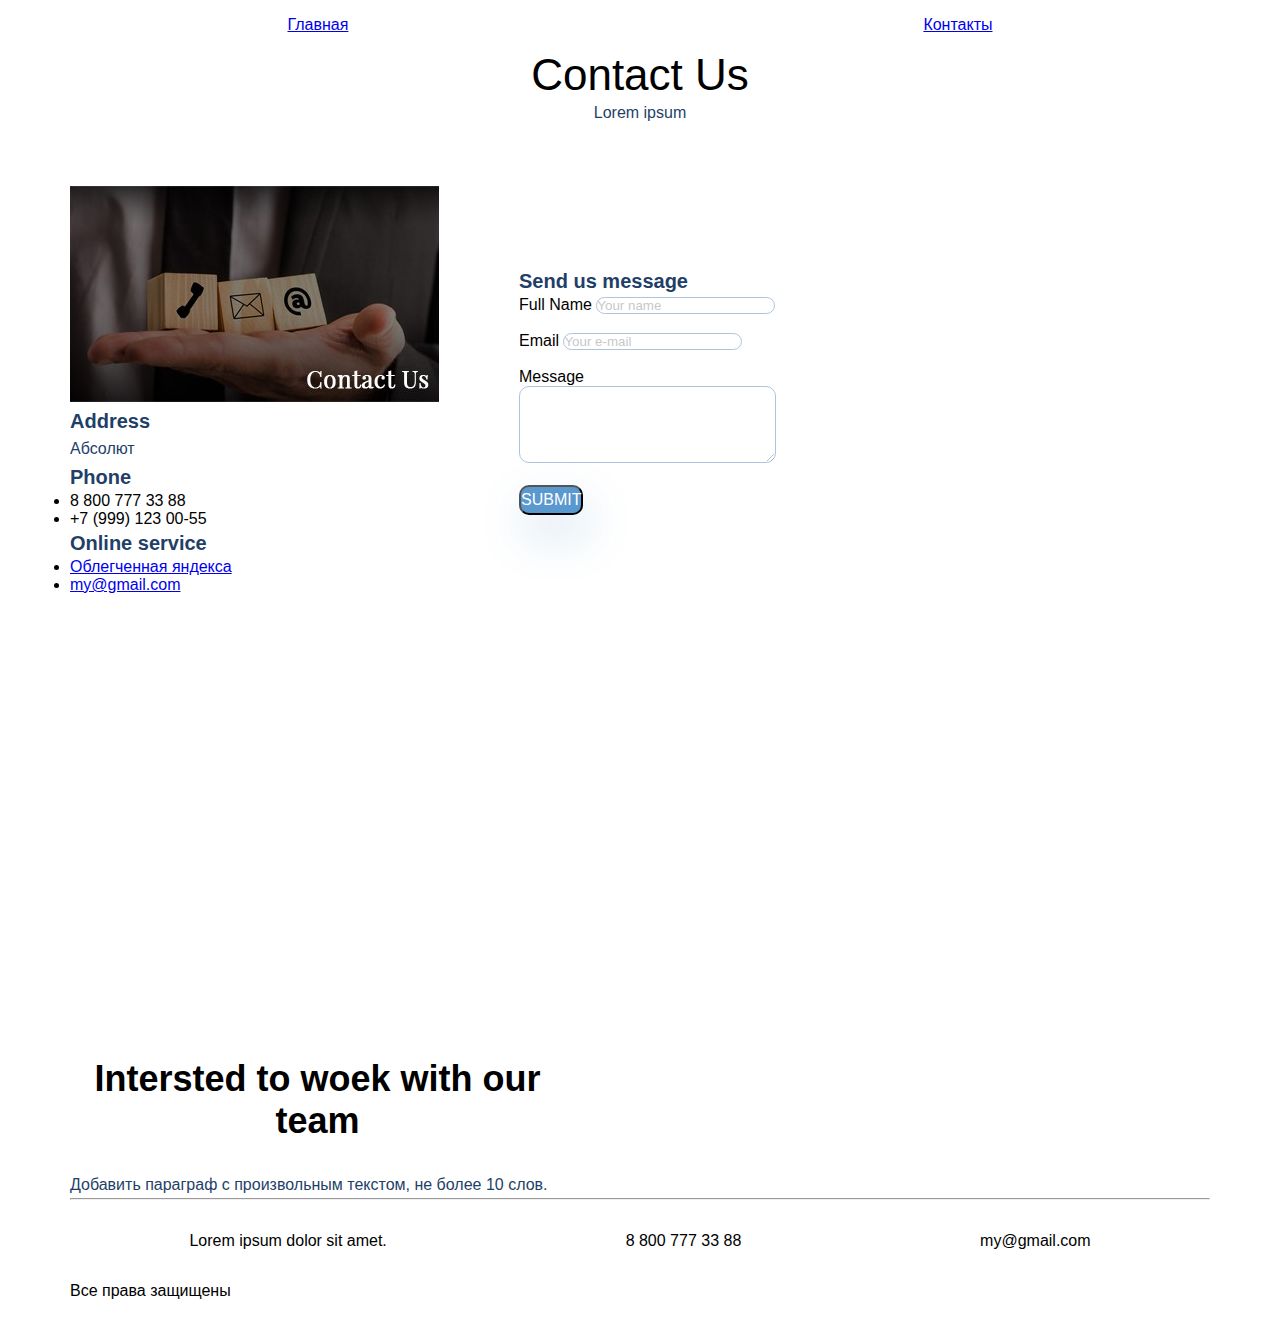
<file: lesson-005/contacts.html>
<!DOCTYPE html>
<html lang="ru">
<head>
    <meta charset="UTF-8">
    <meta http-equiv="X-UA-Compatible" content="IE=edge">
    <meta name="viewport" content="width=device-width, initial-scale=1">
    <title>Contact Us</title>
    <link rel="stylesheet" href="css/styles.css">
</head>
<body>
<div class="header">
    <div class="header__menu">
        <a href="index.html">Главная</a>
        <a href="contacts.html">Контакты</a>
    </div>

    <div class="header__info">
        <h2 class="heading__second">Contact Us</h2>

        <p class="header__info-text text">
            Lorem ipsum
        </p>
    </div>
</div>


<div class="contacts container">
    <div class="contacts__info">
        <img src="img/contacts.jpg" alt="Contact Us">

        <h4 class="heading__fourth">Address</h4>

        <p class="text">Абсолют</p>

        <h4 class="heading__fourth">Phone</h4>

        <ul>
            <li>8 800 777 33 88</li>
            <li>+7 (999) 123 00-55</li>
        </ul>

        <h4 class="heading__fourth">Online service</h4>

        <ul>
            <li>
                <a href="https://ya.ru/" target="_blank">Облегченная яндекса</a>
            </li>
            <li>
                <a href="mailto:my@gmail.com" target="_blank">my@gmail.com</a>
            </li>
        </ul>
    </div>

    <form class="contacts__form" action="#">
        <h4 class="heading__fourth">Send us message</h4>

        Full Name
        <input type="text" class="contacts__form-field" placeholder="Your name">

        <br><br>

        Email
        <input type="email" class="contacts__form-field" placeholder="Your e-mail">

        <br><br>

        Message<br>
        <textarea class="contacts__form-field" cols="30" rows="5"></textarea>

        <br><br>

        <button class="contacts__form-btn">submit</button>
    </form>

    <iframe class="contacts__map" src="https://yandex.ru/map-widget/v1/?um=constructor%3Acb572ee97d9cdca87385290c036fa9a48a874b590ea88329134eebca81d2c2d1&amp;source=constructor"></iframe>
</div>



<div class="footer">
    <div class="container">
        <div class="footer__content">
            <h3 class="footer__content-title">
                Intersted to woek with our team
            </h3>

            <p class="text">
                Добавить параграф с произвольным текстом, не более 10 слов.
            </p>
        </div>

        <hr>

        <ul class="footer__support">
            <li class="footer__support-item">Lorem ipsum dolor sit amet.</li>
            <li class="footer__support-item">8 800 777 33 88</li>
            <li class="footer__support-item">my@gmail.com</li>
        </ul>

        <p class="footer__copy">
            Все права защищены
        </p>
    </div>
</div>
</body>
</html>
</file>
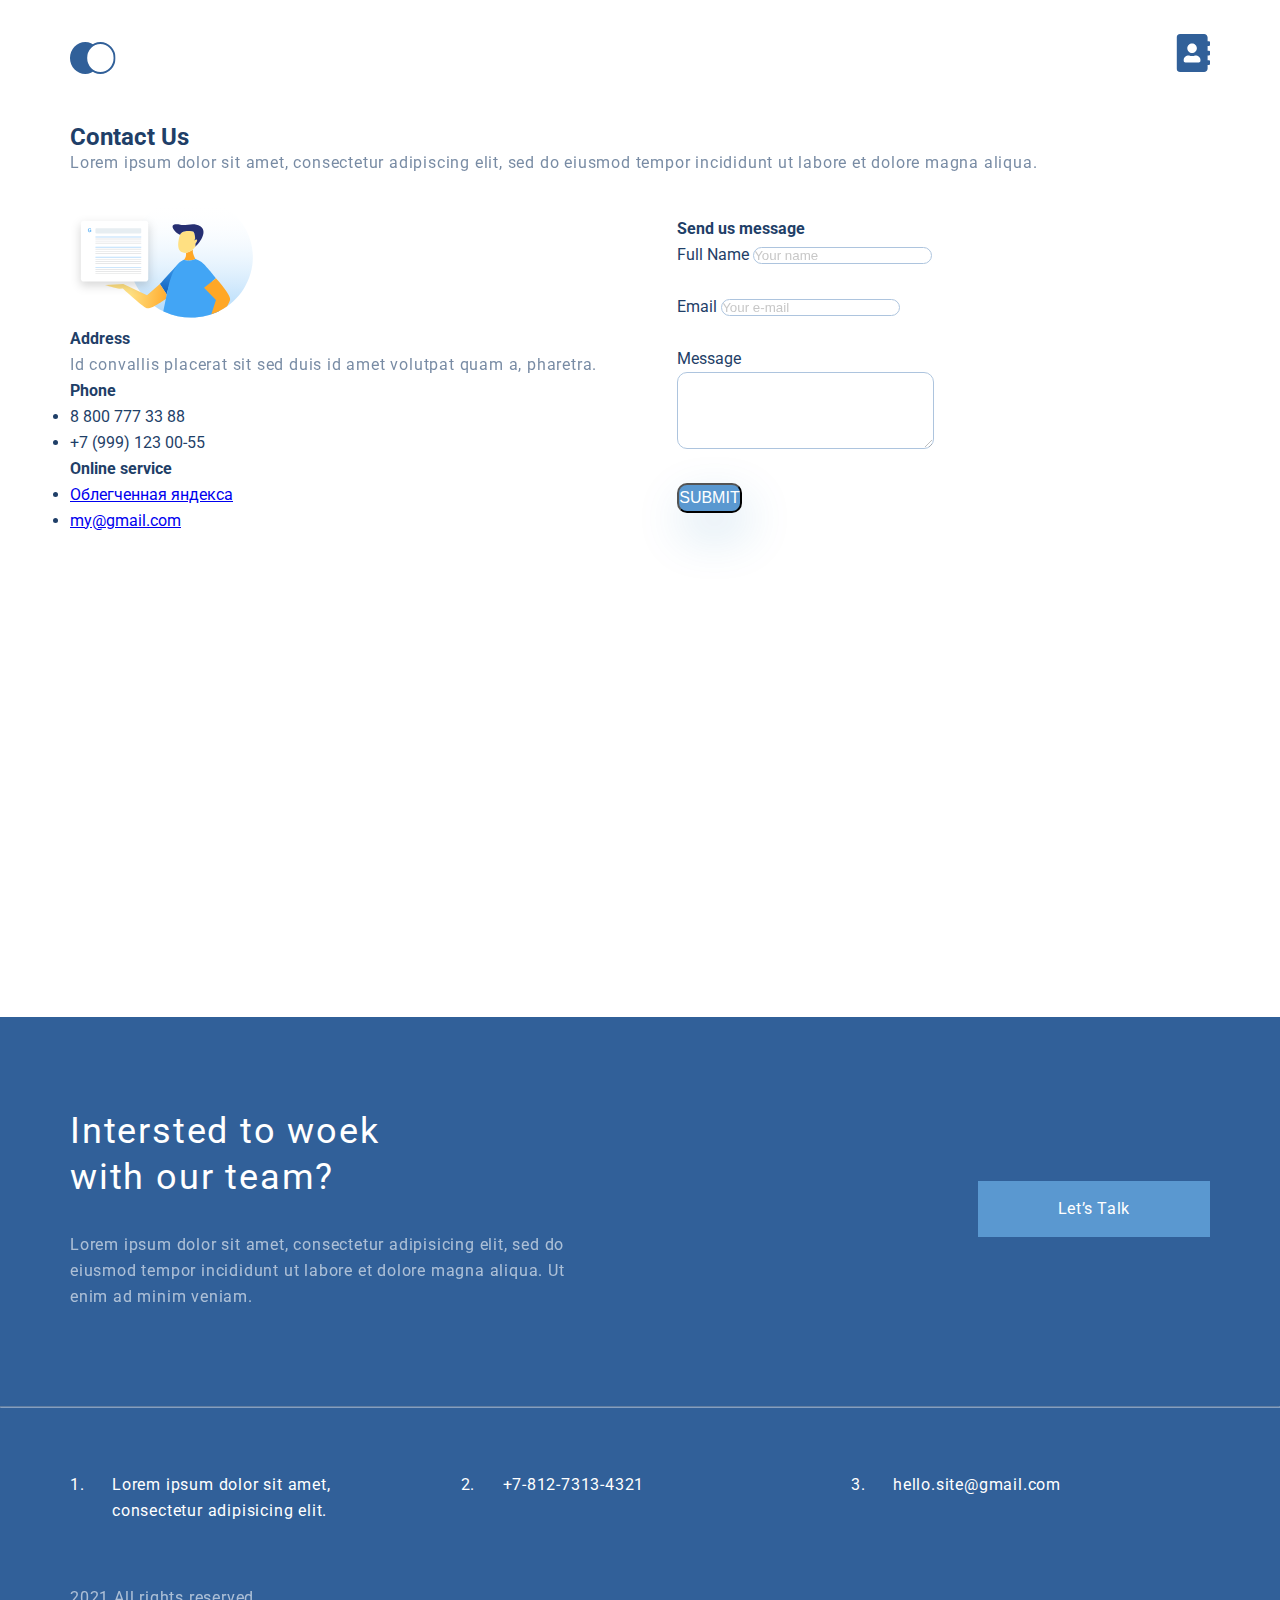
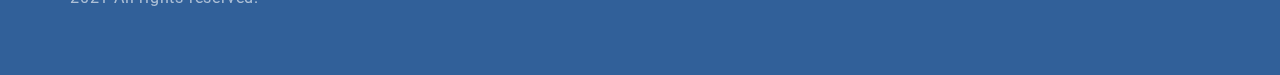
<file: lesson-006/contacts.html>
<!DOCTYPE html>
<html lang="en">
<head>
    <meta charset="UTF-8">
    <meta http-equiv="X-UA-Compatible" content="IE=edge">
    <meta name="viewport" content="width=device-width, initial-scale=1">

    <title>Contact Us</title>

    <link rel="preconnect" href="https://fonts.googleapis.com">
    <link rel="preconnect" href="https://fonts.gstatic.com" crossorigin>
    <link href="https://fonts.googleapis.com/css2?family=Atkinson+Hyperlegible&family=Montserrat:wght@900&family=Roboto:wght@300;400&display=swap" rel="stylesheet">
    <link rel="stylesheet" href="css/styles.css">
</head>
<body>
<!-- Begin: general navigation menu -->
<div class="nav container">
    <a href="index.html" class="nav__link">
        <img src="img/logo.svg" alt="Site name">
    </a>
    <a href="contacts.html" class="nav__link">
        <img src="img/contacts.svg" alt="Contacts Us">
    </a>
</div>
<!-- End: general navigation menu -->


<div class="header__page">
    <div class="container">
        <h2>Contact Us</h2>

        <p class="text">
            Lorem ipsum dolor sit amet, consectetur adipiscing elit, sed do eiusmod tempor incididunt ut labore et
            dolore magna aliqua.
        </p>
    </div>
</div>


<div class="contacts container">
    <div class="contacts__info">
        <img src="img/what/what-01.svg" alt="Contact Us">

        <h4 class="heading__fourth">Address</h4>

        <p class="text">
            Id convallis placerat sit sed duis id amet volutpat quam a, pharetra.
        </p>

        <h4 class="heading__fourth">Phone</h4>

        <ul>
            <li>8 800 777 33 88</li>
            <li>+7 (999) 123 00-55</li>
        </ul>

        <h4 class="heading__fourth">Online service</h4>

        <ul>
            <li>
                <a href="https://ya.ru/" target="_blank">Облегченная яндекса</a>
            </li>
            <li>
                <a href="mailto:my@gmail.com" target="_blank">my@gmail.com</a>
            </li>
        </ul>
    </div>

    <form class="contacts__form" action="#">
        <h4>Send us message</h4>

        Full Name
        <input type="text" class="contacts__form-field" placeholder="Your name">

        <br><br>

        Email
        <input type="email" class="contacts__form-field" placeholder="Your e-mail">

        <br><br>

        Message<br>
        <textarea class="contacts__form-field" cols="30" rows="5"></textarea>

        <br><br>

        <button class="contacts__form-btn">submit</button>
    </form>

    <iframe class="contacts__map" src="https://yandex.ru/map-widget/v1/?um=constructor%3Acb572ee97d9cdca87385290c036fa9a48a874b590ea88329134eebca81d2c2d1&amp;source=constructor"></iframe>
</div>


<!-- Begin: general footer -->
<div class="footer">
    <div class="footer__top container">
        <div class="footer__content">
            <h3 class="footer__title h3">Intersted to woek with our team?</h3>

            <div class="footer__text text">
                Lorem ipsum dolor sit amet, consectetur adipisicing elit, sed do eiusmod tempor incididunt ut labore et
                dolore magna aliqua. Ut enim ad minim veniam.
            </div>
        </div>

        <a href="#" class="footer__btn">Let’s Talk</a>
    </div>

    <hr class="footer__line">

    <div class="container">
        <ol class="footer__support">
            <li class="footer__support-item">
                Lorem ipsum dolor sit amet, consectetur adipisicing elit.
            </li>

            <li class="footer__support-item">
                +7-812-7313-4321
            </li>

            <li class="footer__support-item">
                hello.site@gmail.com
            </li>
        </ol>

        <div class="footer__copy text">
            2021 All rights reserved.
        </div>
    </div>
</div>
<!-- End: general footer -->
</body>
</html>
</file>
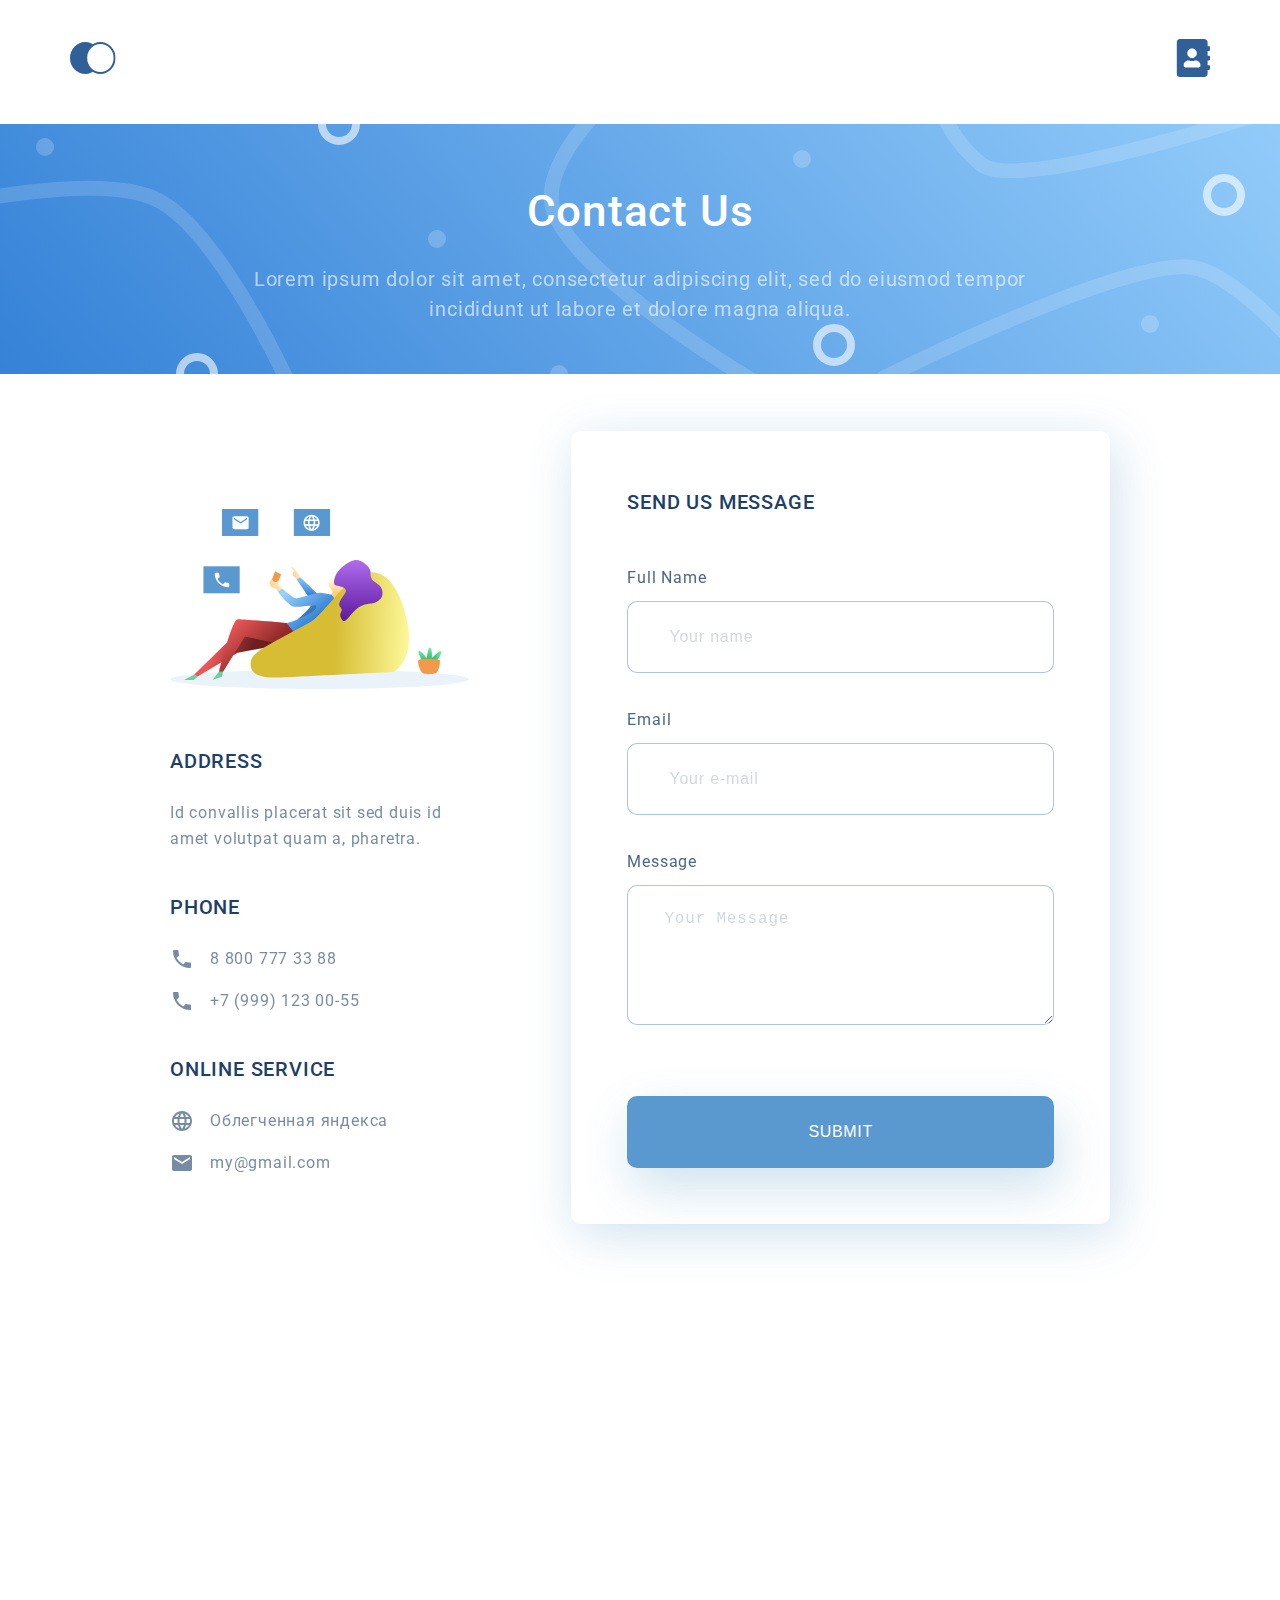
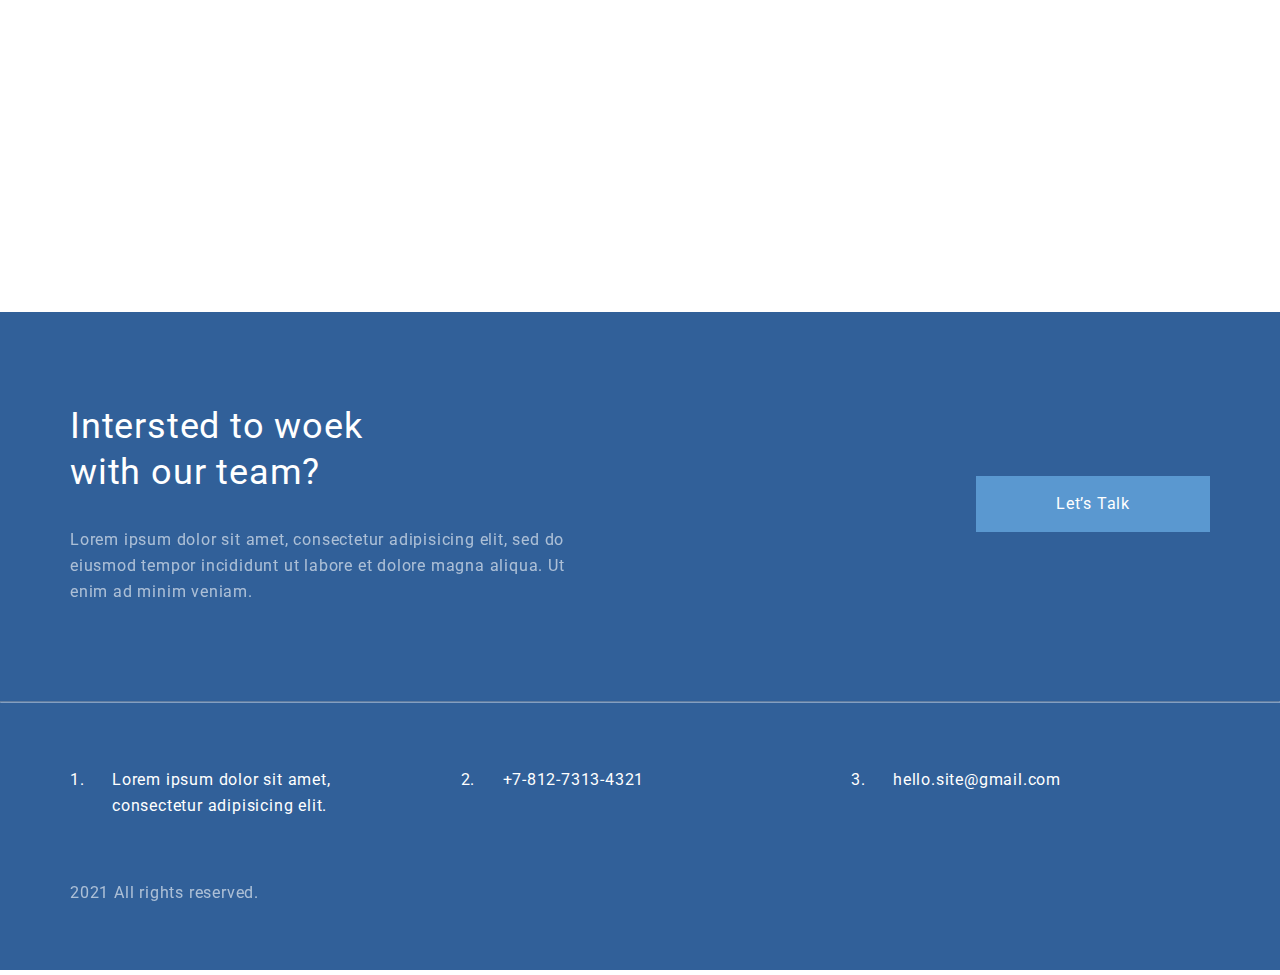
<file: lesson-007/contacts.html>
<!DOCTYPE html>
<html lang="en">
<head>
    <meta charset="UTF-8">
    <meta http-equiv="X-UA-Compatible" content="IE=edge">
    <meta name="viewport" content="width=device-width, initial-scale=1">

    <title>Contact Us</title>

    <link rel="preconnect" href="https://fonts.googleapis.com">
    <link rel="preconnect" href="https://fonts.gstatic.com" crossorigin>
    <link href="https://fonts.googleapis.com/css2?family=Atkinson+Hyperlegible&family=Montserrat:wght@900&family=Roboto:wght@300;400;500&display=swap" rel="stylesheet">
    <link rel="stylesheet" href="css/styles.css">

    <!-- Begin: favicon icons -->
    <link rel="apple-touch-icon" sizes="180x180" href="favicon/apple-touch-icon.png">
    <link rel="icon" type="image/png" sizes="32x32" href="favicon/favicon-32x32.png">
    <link rel="icon" type="image/png" sizes="16x16" href="favicon/favicon-16x16.png">
    <link rel="manifest" href="favicon/site.webmanifest">
    <link rel="mask-icon" href="favicon/safari-pinned-tab.svg" color="#5a98d0">
    <link rel="shortcut icon" href="favicon/favicon.ico">
    <meta name="msapplication-TileColor" content="#ffc40d">
    <meta name="msapplication-config" content="favicon/browserconfig.xml">
    <meta name="theme-color" content="#5a98d0">
    <!-- End: favicon icons -->
</head>
<body>
<!-- Begin: general navigation menu -->
<div class="nav container">
    <a href="index.html" class="nav__link">
        <img src="img/logo.svg" alt="Site name">
    </a>
    <a href="contacts.html" class="nav__link">
        <img src="img/contacts.svg" alt="Contacts Us">
    </a>
</div>
<!-- End: general navigation menu -->


<div class="header__page">
    <div class="container">
        <h2 class="header__page-title">Contact Us</h2>

        <p class="header__page-text text">
            Lorem ipsum dolor sit amet, consectetur adipiscing elit, sed do eiusmod tempor incididunt ut labore et
            dolore magna aliqua.
        </p>
    </div>
</div>


<div class="contacts">
    <ul class="contacts__info list__unstyled">
        <li class="contacts__info-box">
            <h4 class="contacts__info-title ">Address</h4>

            <div class="contacts__info-text text">
                Id convallis placerat sit sed duis id amet volutpat quam a, pharetra.
            </div>
        </li>

        <li class="contacts__info-box">
            <h4 class="contacts__info-title ">Phone</h4>

            <ul class="list__unstyled">
                <li class="contacts__info-item contacts__info-phone">8 800 777 33 88</li>
                <li class="contacts__info-item contacts__info-phone">+7 (999) 123 00-55</li>
            </ul>
        </li>

        <li class="contacts__info-box">
            <h4 class="contacts__info-title ">Online service</h4>

            <ul class="list__unstyled">
                <li class="contacts__info-item contacts__info-site">
                    <a href="https://ya.ru/" class="contacts__info-link" rel="nofollow" target="_blank">Облегченная яндекса</a>
                </li>
                <li class="contacts__info-item contacts__info-email">
                    <a href="mailto:my@gmail.com" class="contacts__info-link" rel="nofollow" target="_blank">my@gmail.com</a>
                </li>
            </ul>
        </li>
    </ul>

    <form class="contacts__form" action="#">
        <h4 class="contacts__form-title">Send us message</h4>

        <div class="form__group">
            <label class="form__label" for="name">Full Name</label>
            <input type="text" id="name" class="form__field hide-placeholder" placeholder="Your name" autocomplete="new-password">
        </div>

        <div class="form__group">
            <label class="form__label" for="email">Email</label>
            <input type="email" id="email" class="form__field hide-placeholder" placeholder="Your e-mail">
        </div>


        <div class="form__group">
            <label class="form__label" for="message">Message</label>
            <textarea id="message" class="form__textarea hide-placeholder" placeholder="Your Message" rows="5"></textarea>
        </div>

        <button class="form__btn btn">submit</button>
    </form>

    <div class="contacts__map">
        <script async src="https://api-maps.yandex.ru/services/constructor/1.0/js/?um=constructor%3Acb572ee97d9cdca87385290c036fa9a48a874b590ea88329134eebca81d2c2d1&amp;width=100%25&amp;height=100%&amp;lang=ru_RU&amp;scroll=false"></script>
    </div>
</div>


<!-- Begin: general footer -->
<div class="footer">
    <div class="footer__top container">
        <div>
            <h3 class="footer__title ">Intersted to woek with our&nbsp;team?</h3>

            <div class="footer__text text">
                Lorem ipsum dolor sit amet, consectetur adipisicing elit, sed do eiusmod tempor incididunt ut labore et
                dolore magna aliqua. Ut enim ad minim veniam.
            </div>
        </div>

        <a href="#" class="footer__btn btn">Let’s Talk</a>
    </div>

    <hr class="footer__line">

    <div class="footer__bottom container">
        <ol class="footer__support">
            <li class="footer__support-item">
                Lorem ipsum dolor sit amet, consectetur adipisicing elit.
            </li>

            <li class="footer__support-item">
                +7-812-7313-4321
            </li>

            <li class="footer__support-item">
                hello.site@gmail.com
            </li>
        </ol>

        <div class="footer__copy text">
            2021 All rights reserved.
        </div>
    </div>
</div>
<!-- End: general footer -->
</body>
</html>
</file>
<file: lesson-003/styles.css>
body {
    font-family: sans-serif;
}

.text {
    font-size: 16px;
    line-height: 26px;
    color: #1F3F68;
}

.heading {
    font-size: 64px;
    color: #1F3F68;
}

.heading__second {
    font-weight: 500;
    font-size: 44px;
    text-align: center;
}

.heading__third {
    font-size: 36px;
    text-align: center;
}

.heading__fourth {
    font-size: 20px;
    line-height: 30px;
    color: #1F3F68;
}

.input {
    border: 1px solid #356EAD;
    box-sizing: border-box;
    border-radius: 10px;
    opacity: 0.4;
}

.btn {
    background: #5A98D0;
    box-shadow: 5px 20px 50px rgba(16, 112, 177, 0.2);
    border-radius: 10px;
    font-weight: 500;
    font-size: 16px;
    line-height: 26px;
    text-align: center;
    color: #FFFFFF;
    text-transform: uppercase;
}
</file>
<file: lesson-004/css/styles.css>
body {
    font-family: sans-serif;
}

.text {
    font-size: 16px;
    line-height: 26px;
    color: #1F3F68;
}

.heading {
    font-size: 64px;
    color: #1F3F68;
}

.heading__second {
    font-weight: 500;
    font-size: 44px;
    text-align: center;
}

.heading__third {
    font-size: 36px;
    text-align: center;
}

.heading__fourth {
    font-size: 20px;
    line-height: 30px;
    color: #1F3F68;
}

.input {
    border: 1px solid #356EAD;
    box-sizing: border-box;
    border-radius: 10px;
    opacity: 0.4;
}

.btn {
    background: #5A98D0;
    box-shadow: 5px 20px 50px rgba(16, 112, 177, 0.2);
    border-radius: 10px;
    font-weight: 500;
    font-size: 16px;
    line-height: 26px;
    text-align: center;
    color: #FFFFFF;
    text-transform: uppercase;
}
</file>
<file: lesson-005/css/styles.css>
* {
    margin: 0;
    padding: 0;
}

body {
    font-family: sans-serif;
}

.container {
    width: 1140px;
    margin: 0 auto;
}

.header {
    margin-bottom: 60px;
    text-align: center;
}

.header__menu {
    padding: 16px 0;
    display: flex;
    justify-content: space-around;
}

.header__info-title {
    width: 510px;
    margin: 0 auto;
    font-size: 64px;
    color: #1F3F68;
}

.header__info-text {
    width: 425px;
    margin: 0 auto;
}

.main__info {
    margin-bottom: 32px;
    display: flex;
    flex-wrap: wrap;
}

.main__info-title {
    width: 100%;
}

.main__info-box {
    width: 359px;
}

.footer {
    padding-bottom: 40px;
}

.footer__content-title {
    width: 495px;
    margin-bottom: 30px;
    font-size: 36px;
    text-align: center;
}

.footer__support {
    padding: 32px 0;
    display: flex;
    list-style: none;
    text-align: center;
}

.footer__support-item {
    flex-grow: 1;
}

.text {
    font-size: 16px;
    line-height: 26px;
    color: #1F3F68;
}

.heading__second {
    font-weight: 500;
    font-size: 44px;
    text-align: center;
}

.heading__fourth {
    width: 359px;
    font-size: 20px;
    line-height: 30px;
    color: #1F3F68;
}

.contacts {
    margin-bottom: 40px;
    display: flex;
    flex-wrap: wrap;
    align-items: center;
}

.contacts__info,
.contacts__form {
    max-width: 50%;
    flex: 0 0 auto;
}

.contacts__info {
    padding-right: 40px;
}

.contacts__form {
    padding: 40px;
}

.contacts__form-field {
    border: 1px solid #356EAD;
    box-sizing: border-box;
    border-radius: 10px;
    opacity: 0.4;
}

.contacts__form-btn {
    background: #5A98D0;
    box-shadow: 5px 20px 50px rgba(16, 112, 177, 0.2);
    border-radius: 10px;
    font-weight: 500;
    font-size: 16px;
    line-height: 26px;
    text-align: center;
    color: #FFFFFF;
    text-transform: uppercase;
}

.contacts__map {
    width: 100%;
    height: 384px;
    margin-top: 40px;
    border: 0;
}
</file>
<file: lesson-006/css/styles.css>
/* Begin general styles */
* {
    margin: 0;
    padding: 0;
}

*,
::after,
::before {
    box-sizing: border-box;
}

body {
    font-size: 16px;
    font-weight: 400;
    color: #1F3F68;
    line-height: 26px;
    font-family: 'Roboto', sans-serif;
}

img {
    max-width: 100%;
}

.container {
    max-width: 1180px;
    padding-left: 20px;
    padding-right: 20px;
    margin-left: auto;
    margin-right: auto;
}

.text {
    line-height: 26px;
    letter-spacing: 0.05em;
    opacity: 0.6;
}

.list__unstyled {
    padding-left: 0;
    margin-bottom: 0;
    list-style: none;
}

.h3,
.h4 {
    font-weight: 400;
    color: #000;
    letter-spacing: 0.05em;
}

.h3 {
    font-size: 36px;
    line-height: 46px;
}

.h4 {
    font-size: 20px;
    line-height: 30px;
}
/* End general styles */


/* Begin: General navigation styles */
.nav {
    display: flex;
    justify-content: space-between;
    padding-top: 34px;
    padding-bottom: 34px;
}

.nav__link {
    text-decoration: none;
}
/* End: General navigation styles */



/* Begin: Header for home page */
.main__header {
    background: linear-gradient(0deg, #EBF3FB 8.84%, rgba(152, 195, 232, 0) 31.12%);
}

.main__header-inner {
    padding-top: 65px;
    min-height: 644px;
    position: relative;
}

.main__header-inner::after {
    width: 554px;
    height: 492px;
    bottom: 14%;
    right: 5%;
    position: absolute;
    background: url(../img/decor/illustration.svg) no-repeat bottom right;
    content: '';
}

.main__header-title {
    max-width: 510px;
    margin-bottom: 32px;
    font-size: 64px;
    line-height: 74px;
    letter-spacing: 0.04em;
    font-weight: 300;
}

.main__header-text {
    margin-bottom: 75px;
    max-width: 425px;
}

.main__header-btn {
    padding: 15px 50px;
    text-align: center;
    letter-spacing: 0.04em;
    font-size: 16px;
    color: #fff;
    background-color: #5A98D0;
    box-shadow: 5px 10px 20px rgba(53, 110, 173, 0.2);
    border-radius: 10px;
    line-height: 26px;
    display: inline-block;
    text-decoration: none;
}
/* End: Header for home page */


/* Begin: home page styles */
.what {
    padding-top: 64px;
    padding-bottom: 64px;
}

.what__title {
    text-align: center;
}

.card {
    padding-top: 64px;
    display: flex;
    justify-content: space-between;
}

.card__item {
    padding: 43px 32px;
    max-width: 359px;
    flex-grow: 1;
    background-color: #fff;
    box-shadow: 5px 20px 50px rgba(16, 112, 177, 0.2);
    border-radius: 10px;
}

.card__img {
    margin: 0 auto 51px;
    display: block;
}

.card__title {
    margin-bottom: 9px;
}

.card__text {
    margin-bottom: 21px;
    padding-right: 26px;
}

.card__more {
    padding-right: 44px;
    font-weight: 400;
    font-size: 14px;
    line-height: 30px;
    letter-spacing: 0.05em;
    color: #5A98D0;
    display: inline-block;
    position: relative;
    text-decoration: none;
}

.card__more::after {
    width: 22px;
    height: 22px;
    top: 3px;
    right: 0;
    position: absolute;
    background: url(../img/decor/arrow.svg) no-repeat center;
    background-size: contain;
    content: '';
}


.project__title {
    margin-bottom: 32px;
    text-align: center;
}

.project__text {
    max-width: 69%;
    margin: 0 auto 64px;
    letter-spacing: 0.05em;
    color: #222;
    text-align: center;
    font-weight: 400;
}

.project__media {
    display: flex;
    flex-wrap: wrap;
    justify-content: space-between;
}

.project__media-item {
    margin-bottom: 32px;
    border-radius: 10px;
    overflow: hidden;
    position: relative;
}

.project__media-item:not(:first-child) {
    max-width: 554px;
}

.project__media-item:first-child .project__media-title {
    top: 64px;
    text-align: right;
    font-size: 32px;
}

.project__media-item:first-child::before {
    width: 435px;
    height: 480px;
    background: url(../img/decor/smart.svg) no-repeat center;
    background-size: contain;
    position: absolute;
    left: 0;
    bottom: 0;
    z-index: 1;
    content: '';
}

.project__media-item::after {
    width: 100%;
    height: 100%;
    background: linear-gradient(89.99deg, #1F3F68 3.62%, rgba(31, 63, 104, 0.37) 97.78%);
    position: absolute;
    left: 0;
    top: 0;
    content: '';
}

.project__media-img {
    display: block;
}

.project__media-title {
    width: 100%;
    padding-left: 5.5%;
    padding-right: 5.5%;
    font-weight: 400;
    line-height: 46px;
    letter-spacing: 0.05em;
    color: #fff;
    font-size: 28px;
    right: 0;
    top: 33px;
    position: absolute;
    z-index: 2;
}
/* End: home page styles */


/* Begin: Footer styles */
.footer {
    padding-top: 91px;
    padding-bottom: 64px;
    background-color: #316099;
}

.footer__top {
    margin-bottom: 96px;
    display: flex;
    justify-content: space-between;
}
.footer__title {
    margin-bottom: 32px;
    max-width: 340px;
    color: #fff;
}

.footer__text {
    max-width: 495px;
    color: #fff;
}

.footer__btn {
    padding: 15px 80px;
    color: #fff;
    background-color: #5A98D0;
    align-self: center;
    text-decoration: none;
    letter-spacing: 0.04em;
}

.footer__line {
    margin-bottom: 64px;
    border-color: rgba(255, 255, 255, 0.4);
}

.footer__support {
    padding-left: 0;
    margin-bottom: 61px;
    letter-spacing: 0.05em;
    color: #fff;
    list-style: none;
    display: flex;
    align-items: flex-start;
    justify-content: space-between;
    counter-reset: num;
}

.footer__support-item {
    padding-left: 42px;
    max-width: 359px;
    flex-grow: 1;
    position: relative;
}

.footer__support-item:first-child {
    padding-right: 6%;
}

.footer__support-item:before {
    content: counter(num) '.';
    counter-increment: num;
    position: absolute;
    top: 0;
    left: 0;
}

.footer__copy {
    color: #fff;
}
/* End: Footer styles */


/* Other pages styles*/
.contacts {
    margin-bottom: 40px;
    display: flex;
    flex-wrap: wrap;
    align-items: center;
}

.contacts__info,
.contacts__form {
    max-width: 50%;
    flex: 0 0 auto;
}

.contacts__info {
    padding-right: 40px;
}

.contacts__form {
    padding: 40px;
}

.contacts__form-field {
    border: 1px solid #356EAD;
    box-sizing: border-box;
    border-radius: 10px;
    opacity: 0.4;
}

.contacts__form-btn {
    background: #5A98D0;
    box-shadow: 5px 20px 50px rgba(16, 112, 177, 0.2);
    border-radius: 10px;
    font-weight: 500;
    font-size: 16px;
    line-height: 26px;
    text-align: center;
    color: #FFFFFF;
    text-transform: uppercase;
}

.contacts__map {
    width: 100%;
    height: 384px;
    margin-top: 40px;
    border: 0;
}
</file>
<file: lesson-007/css/styles.css>
/* Begin general styles */
* {
    margin: 0;
    padding: 0;
}

*,
::after,
::before {
    box-sizing: border-box;
}

body {
    font-size: 16px;
    font-weight: 400;
    color: #1F3F68;
    line-height: 26px;
    font-family: 'Roboto', sans-serif;
}

img {
    max-width: 100%;
}

.container {
    max-width: 1204px;
    margin-left: auto;
    margin-right: auto;
}

.text {
    line-height: 26px;
    opacity: 0.6;
}

.list__unstyled {
    padding-left: 0;
    margin-bottom: 0;
    list-style: none;
}


.btn {
    color: #fff;
    background: #5A98D0;
    font-size: 16px;
    border: 0;
    text-align: center;
    transition: opacity 0.2s ease-in-out;
}

.btn:hover {
    opacity: 0.9;
}

h3,
h4 {
    color: #000;
}

/* End general styles */


/* Begin: General navigation styles */

.nav {
    display: flex;
    align-items: center;
    justify-content: space-between;
}

.nav__link {
    text-decoration: none;
}

/* End: General navigation styles */


/* Begin: Header for home page */
.main__header {
    background: linear-gradient(0deg, #EBF3FB 8.84%, rgba(152, 195, 232, 0) 31.12%);
}

.main__header-title {
    font-weight: 300;
}

.main__header-btn {
    box-shadow: 5px 10px 20px rgba(53, 110, 173, 0.2);
    border-radius: 10px;
    line-height: 1;
    display: inline-block;
    text-decoration: none;
}

.main__header-text {
    max-width: 425px;
}

/* End: Header for home page */


/* Begin: Footer styles */
.footer {
    background-color: #316099;
    color: #fff;
}

.footer__title {
    color: inherit;
}

.footer__btn {
    align-self: center;
    text-decoration: none;
}

.footer__line {
    border-color: rgba(255, 255, 255, 0.4);
}

.footer__support {
    padding-left: 0;
    list-style: none;
    counter-reset: num;
}

.footer__support-item {
    position: relative;
}

.footer__support-item:before {
    content: counter(num) '.';
    counter-increment: num;
    position: absolute;
    top: 0;
    left: 0;
}

/* End: Footer styles */


/* Begin: home page styles */
.what__title {
    text-align: center;
}

.card__item {
    background-color: #fff;
    box-shadow: 5px 20px 50px rgba(16, 112, 177, 0.2);
    border-radius: 10px;
}

.card__img {
    margin: 0 auto 50px;
    display: block;
}

.card__more {
    font-weight: 400;
    font-size: 14px;
    line-height: 30px;
    color: #5A98D0;
    display: inline-block;
    position: relative;
    text-decoration: none;
}

.card__more::after {
    width: 22px;
    height: 22px;
    top: 3px;
    right: 0;
    position: absolute;
    background: url(../img/decor/arrow.svg) no-repeat center;
    background-size: contain;
    content: '';
}

.project__title {
    margin-bottom: 32px;
    text-align: center;
}

.project__text {
    color: #222;
    text-align: center;
    font-weight: 400;
}

.project__media {
    display: flex;
    flex-wrap: wrap;
    justify-content: space-between;
}

.project__media-item {
    border-radius: 10px;
    overflow: hidden;
    position: relative;
}

.project__media-item:first-child .project__media-title {
    text-align: right;
}

.project__media-item:first-child::before {
    width: 38%;
    height: 100%;
    background: url(../img/decor/smart.svg) no-repeat center;
    background-size: contain;
    position: absolute;
    left: 0;
    bottom: 0;
    z-index: 1;
    content: '';
}

.project__media-item::after {
    width: 100%;
    height: 100%;
    background: linear-gradient(89.99deg, #1F3F68 3.62%, rgba(31, 63, 104, 0.37) 97.78%);
    position: absolute;
    left: 0;
    top: 0;
    content: '';
}

.project__media-img {
    display: block;
}

.project__media-title {
    width: 100%;
    padding-left: 5.5%;
    padding-right: 5.5%;
    font-weight: 400;
    color: #fff;
    right: 0;
    position: absolute;
    z-index: 2;
}

/* End: home page styles */

/* Other pages styles*/
.header__page {
    padding-bottom: 50px;
    text-align: center;
    color: #fff;
    background: #98D0FC url(../img/decor/header-contacts.svg) no-repeat center;
    background-size: cover;
}

.header__page-title {
    font-weight: 500;
}

.header__page-text {
    line-height: 30px;
}

.contacts__map-frame {
    width: 100%;
    border: 0;
}

.contacts__info::before {
    height: 181px;
    margin-bottom: 56px;
    display: block;
    background: url(../img/decor/contacts.svg) no-repeat;
    background-size: contain;
    content: '';
}

.contacts__info-title {
    margin-bottom: 24px;
    font-weight: 500;
    text-transform: uppercase;
    color: #1F3F68;
}

.contacts__info-item {
    opacity: 0.6;
    display: flex;
    align-items: center;
}

.contacts__info-item:not(:last-child) {
    margin-bottom: 16px;
}

.contacts__info-item::before {
    width: 24px;
    height: 24px;
    margin-right: 16px;
    background-repeat: no-repeat;
    background-position: center left;
    content: '';
}

.contacts__info-phone::before {
    background-image: url(../img/decor/phone.svg);
}

.contacts__info-site::before {
    background-image: url(../img/decor/web.svg);
}

.contacts__info-email::before {
    background-image: url(../img/decor/email.svg);
}

.contacts__info-link {
    color: inherit;
    text-decoration: none;
}


.contacts__form {
    background-color: #fff;
    box-shadow: 5px 10px 50px rgba(16, 112, 177, 0.2);
    border-radius: 10px;
}

.contacts__form-title {
    font-weight: 500;
    text-transform: uppercase;
    color: #1F3F68;
}

.form__label {
    opacity: 0.8;
    display: inline-flex;
}

.form__field,
.form__textarea {
    width: 100%;
    border: 1px solid rgba(53, 110, 173, .4);
    border-radius: 10px;
    opacity: 1;
    color: #1F3F68;
    display: block;
    letter-spacing: 0.05em;
    transition: border .2s ease-in-out;
}

.hide-placeholder:focus {
    border-color: #356EAD;
}

.hide-placeholder:focus-visible {
    outline: none;
}

.hide-placeholder:-moz-placeholder {
    color: #1F3F68;
    opacity: 0.2;
    transition: opacity .4s ease
}

.hide-placeholder::-moz-placeholder {
    color: #1F3F68;
    opacity: 0.2;
    transition: opacity .4s ease
}

.hide-placeholder:-ms-input-placeholder {
    color: #1F3F68;
    opacity: 0.2;
    transition: opacity .4s ease
}

.hide-placeholder::-webkit-input-placeholder {
    color: #1F3F68;
    opacity: 0.2;
    transition: opacity .4s ease
}

.hide-placeholder:focus:-moz-placeholder {
    opacity: 0;
    transition: opacity .4s ease
}

.hide-placeholder:focus::-moz-placeholder {
    opacity: 0;
    transition: opacity .4s ease
}

.hide-placeholder:focus:-ms-input-placeholder {
    opacity: 0;
    transition: opacity .4s ease
}

.hide-placeholder:focus::-webkit-input-placeholder {
    opacity: 0;
    transition: opacity .4s ease
}

.form__btn {
    width: 100%;
    box-shadow: 5px 20px 50px rgba(16, 112, 177, 0.2);
    border-radius: 10px;
    font-weight: 500;
    line-height: 26px;
    letter-spacing: 0.04em;
    text-transform: uppercase;
    cursor: pointer;
}

/* End: Other pages styles */


/* Begin: media styles*/
@media (min-width: 668px) {
    .project__text {
        max-width: 69%;
        margin: 0 auto 64px;
    }

    .project {
        margin-bottom: 110px;
    }

    .project__media-item:not(:first-child) {
        max-width: 49%;
        margin-top: 32px;
    }

    .project__media-item:first-child .project__media-title {
        top: 64px;
        font-size: 32px;
    }

    .project__media-title {
        line-height: 46px;
        font-size: 28px;
        top: 33px;
    }

    .footer {
        padding-bottom: 64px;
    }

    .footer__top {
        display: flex;
        justify-content: space-between;
    }

    .footer__title {
        max-width: 340px;
    }

    .footer__line {
        margin-bottom: 64px;
    }

    .header__page {
        padding-top: 50px;
        margin-bottom: 57px;
    }

    .header__page-title {
        margin-bottom: 16px;
        font-size: 44px;
        line-height: 74px;
    }

    .header__page-text {
        max-width: 75%;
        margin: 0 auto;
        font-size: 20px;
    }

    .contacts {
        padding-left: 32px;
        padding-right: 32px;
        max-width: 1004px;
        margin-left: auto;
        margin-right: auto;
    }

    .contacts__info::before {
        max-width: 300px;
        width: 100%;
    }

    .contacts__form {
        padding: 56px;
    }

    .contacts__form-title {
        margin-bottom: 48px;
    }

    .contacts__info-box:not(:last-child) {
        margin-bottom: 40px;
    }

    .form__group {
        padding-bottom: 34px;
    }

    .form__label {
        margin-bottom: 10px;
    }

    .form__field,
    .form__textarea {
        font-size: 16px;
    }

    .form__field {
        padding-left: 41px;
        padding-right: 20px;
        height: 72px;
    }

    .form__textarea {
        padding: 24px 36px;
    }

    .form__btn {
        margin-top: 37px;
        padding: 23px 15px;
    }
}

@media (min-width: 768px) {
    body {
        letter-spacing: 0.05em;
    }

    h3,
    h4 {
        font-weight: 400;
    }

    h3 {
        font-size: 36px;
        line-height: 46px;
    }

    h4 {
        font-size: 20px;
        line-height: 30px;
    }

    .container {
        padding-left: 32px;
        padding-right: 32px;
    }

    .main__header-inner {
        min-height: 644px;
        position: relative;
    }

    .main__header-inner::after {
        height: 100%;
        position: absolute;
        background: url(../img/decor/illustration.svg) no-repeat bottom right;
        background-size: contain;
        content: '';
    }

    .main__header-title {
        max-width: 510px;
        margin-bottom: 32px;
        font-size: 64px;
        line-height: 74px;
    }

    .main__header-text {
        margin-bottom: 75px;
    }

    .main__header-btn {
        padding: 15px 50px;
        line-height: 26px;
    }

    .what {
        padding-top: 64px;
        padding-bottom: 64px;
    }

    .what__title {
        margin-bottom: 64px;
    }

    .card__title {
        margin-bottom: 9px;
    }

    .card__text {
        margin-bottom: 21px;
    }

    .card__more {
        padding-right: 44px;
    }
}

@media (min-width: 900px) {
    .card {
        display: flex;
        justify-content: space-between;
    }

    .card__item {
        padding: 43px 32px;
        max-width: 31.5%;
        flex-grow: 1;
    }

    .footer {
        padding-top: 91px;
    }

    .footer__top {
        margin-bottom: 96px;
    }

    .footer__title {
        margin-bottom: 32px;
    }

    .footer__text {
        max-width: 495px;
    }

    .footer__btn {
        padding: 15px 80px;
    }

    .footer__support {
        margin-bottom: 61px;
        display: flex;
        align-items: flex-start;
        justify-content: space-between;
    }

    .footer__support-item {
        max-width: 359px;
        padding-left: 42px;
        flex-grow: 1;
    }

    .footer__support-item:first-child {
        padding-right: 6%;
    }

    .contacts {
        margin-bottom: 112px;
        display: flex;
        flex-wrap: wrap;
    }

    .contacts__info {
        padding-top: 78px;
        padding-right: 40px;
        max-width: 42.7%;
        flex: 0 0 auto;
    }

    .contacts__info-text {
        max-width: 87%;
    }

    .contacts__map {
        width: 100%;
        height: 480px;
        margin-top: 96px;
    }

    .contacts__form {
        max-width: 57.3%;
        flex: 0 0 auto;
        flex-grow: 1;
    }
}

@media (min-width: 1025px) {
    .nav {
        padding-top: 34px;
        padding-bottom: 34px;
    }

    .main__header-inner {
        padding-top: 65px;
    }

    .main__header-inner::after {
        width: 47%;
        bottom: 14%;
        right: 5%;
    }
}

@media (min-width: 1200px) {
    .card__text {
        padding-right: 26px;
    }
}

@media (max-width: 1024px) {
    .main__header-inner::after {
        width: 44%;
        bottom: 18%;
        right: 4%;
    }
}

@media (max-width: 899px) {
    .card__item {
        max-width: 334px;
        margin-left: auto;
        margin-right: auto;
        padding: 28px 28px 16px;
    }

    .card__item:not(:last-child) {
        margin-bottom: 32px;
    }

    .footer__title {
        margin-bottom: 26px;
    }

    .contacts__info {
        max-width: 300px;
        margin: 0 auto 63px;
        padding-top: 7px;
    }

    .contacts__form {
        max-width: 520px;
        margin: 0 auto;
    }
}

@media (max-width: 767px) {
    body {
        letter-spacing: 0.04em;
    }

    h3 {
        font-size: 24px;
        line-height: 28px;
        letter-spacing: 0;
        font-weight: 300;
    }

    h4 {
        font-size: 20px;
        line-height: 30px;
        font-weight: 400;
    }

    .container {
        padding-left: 16px;
        padding-right: 16px;
    }

    .nav {
        padding-top: 16px;
        padding-bottom: 16px;
    }

    .main__header-inner {
        padding-top: 5px;
        padding-bottom: 40px;
        text-align: center;
    }

    .main__header-title {
        margin-bottom: 13px;
        font-size: 32px;
        line-height: 37px;
    }

    .main__header-text {
        margin: 0 auto 24px;
    }

    .main__header-btn {
        padding: 8px;
        font-size: 12px;
    }

    .what {
        padding-top: 48px;
        margin-bottom: 64px;
    }

    .what__title {
        margin-bottom: 32px;
    }

    .card__title {
        margin-bottom: 4px;
    }

    .card__text {
        margin-bottom: 7px;
    }

    .card__more {
        padding-right: 37px;
    }
}

@media (max-width: 667px) {
    .project {
        padding-bottom: 64px;
    }

    .project__text {
        margin-bottom: 82px;
    }

    .project__media-item {
        margin-left: auto;
        margin-right: auto;
    }

    .project__media-item:not(:last-child) {
        margin-bottom: 17px;
    }

    .project__media-item:first-child .project__media-title {
        top: 13px;
    }

    .project__media-title {
        letter-spacing: 0;
        font-size: 16px;
        top: 22px;
    }

    .footer {
        padding-top: 18px;
        padding-bottom: 32px;
    }

    .footer__top {
        margin-bottom: 39px;
        text-align: center;
    }

    .footer__btn {
        margin-top: 34px;
        padding: 3px 18px;
        display: inline-block;
    }

    .footer__line {
        margin-bottom: 31px;
    }

    .footer__support {
        margin-bottom: 30px;
    }

    .footer__support-item {
        padding-left: 42px;
        line-height: 19px;
    }

    .footer__support-item:not(:last-child) {
        margin-bottom: 18px;
    }

    .footer__copy {
        text-align: center;
    }

    .header__page {
        margin-bottom: 40px;
        padding-top: 47px;
    }

    .header__page-title {
        font-size: 24px;
        line-height: 28px;
        margin-bottom: 33px;
    }

    .contacts {
        margin-bottom: 24px;
        padding-left: 16px;
        padding-right: 16px;
    }

    .contacts__info-box:not(:last-child) {
        margin-bottom: 33px;
    }

    .contacts__info {
        margin-bottom: 33px;
    }

    .contacts__form {
        padding: 36px;
    }

    .contacts__form-title {
        margin-bottom: 22px;
        font-size: 16px;
    }

    .form__group {
        padding-bottom: 21px;
    }

    .form__label {
        font-size: 14px;
        margin-bottom: 5px;
        line-height: 1;
    }

    .form__field,
    .form__textarea {
        font-size: 14px;
    }

    .form__field {
        padding-left: 24px;
        padding-right: 20px;
        height: 46px;
    }

    .form__textarea {
        height: 92px;
        padding: 18px 22px;
    }

    .form__btn {
        margin-top: 26px;
        padding: 10px 15px;
    }

    .contacts__map {
        height: 349px;
        margin: 32px -16px 0;
    }
}

@media (min-width: 768px) and (max-width: 1024px) {
    .nav {
        padding-top: 47px;
        padding-bottom: 47px;
    }

    .main__header-inner {
        padding-top: 57px;
    }
}

@media (min-width: 668px) and (max-width: 899px) {
    .footer__top,
    .footer__bottom {
        max-width: 76%;
    }

    .footer {
        padding-top: 47px;
    }

    .footer__top {
        margin-bottom: 55px;
    }

    .footer__title {
        font-size: 38px;
    }

    .footer__text {
        max-width: 84%;
    }

    .footer__btn {
        margin-top: 40px;
        padding: 3px 28px;
        flex-shrink: 0;
    }

    .footer__support {
        margin-bottom: 52px;
    }

    .footer__support-item {
        padding-left: 60px;
    }

    .footer__support-item:not(:last-child) {
        margin-bottom: 19px;
    }

    .contacts {
        margin-bottom: 56px;
    }

    .contacts__map {
        margin: 63px -32px 0;
        height: 392px;
    }
}

/* End: media styles*/
</file>
